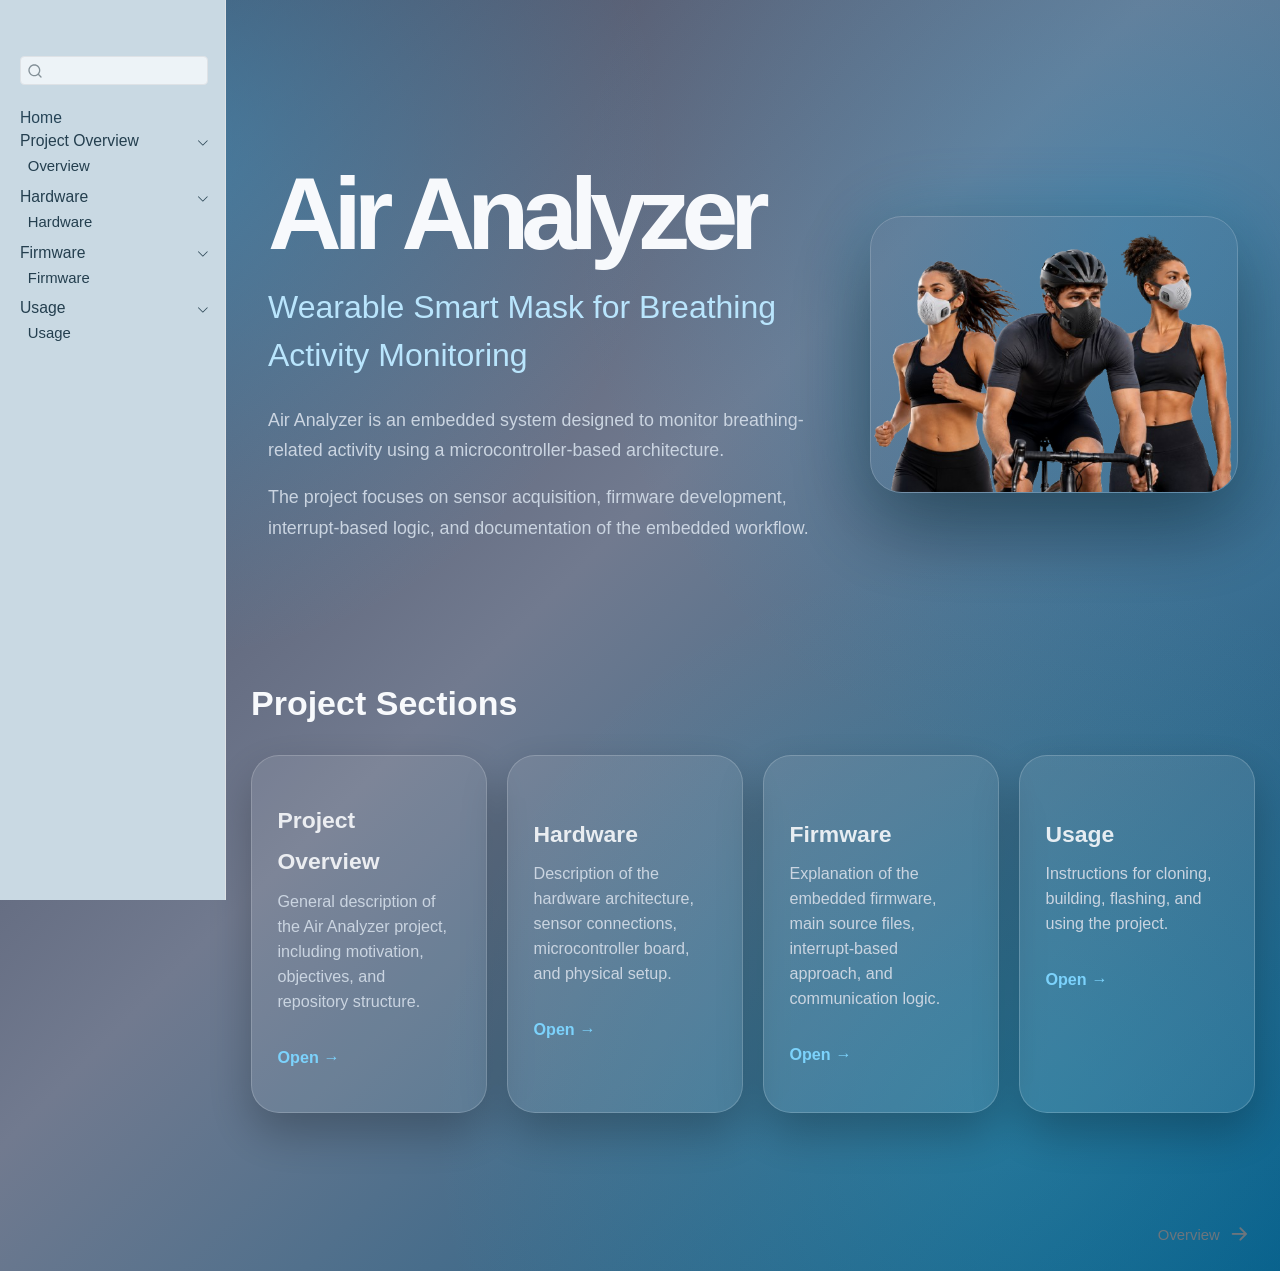
<file: index.html>
<!DOCTYPE html>
<html xmlns="http://www.w3.org/1999/xhtml" lang="en" xml:lang="en"><head>

<meta charset="utf-8">
<meta name="generator" content="quarto-1.8.25">

<meta name="viewport" content="width=device-width, initial-scale=1.0, user-scalable=yes">


<title>Air Analyzer</title>
<style>
code{white-space: pre-wrap;}
span.smallcaps{font-variant: small-caps;}
div.columns{display: flex; gap: min(4vw, 1.5em);}
div.column{flex: auto; overflow-x: auto;}
div.hanging-indent{margin-left: 1.5em; text-indent: -1.5em;}
ul.task-list{list-style: none;}
ul.task-list li input[type="checkbox"] {
  width: 0.8em;
  margin: 0 0.8em 0.2em -1em; /* quarto-specific, see https://github.com/quarto-dev/quarto-cli/issues/4556 */ 
  vertical-align: middle;
}
</style>


<script src="site_libs/quarto-nav/quarto-nav.js"></script>
<script src="site_libs/quarto-nav/headroom.min.js"></script>
<script src="site_libs/clipboard/clipboard.min.js"></script>
<script src="site_libs/quarto-search/autocomplete.umd.js"></script>
<script src="site_libs/quarto-search/fuse.min.js"></script>
<script src="site_libs/quarto-search/quarto-search.js"></script>
<meta name="quarto:offset" content="./">
<link href="./overview.html" rel="next">
<script src="site_libs/quarto-html/quarto.js" type="module"></script>
<script src="site_libs/quarto-html/tabsets/tabsets.js" type="module"></script>
<script src="site_libs/quarto-html/axe/axe-check.js" type="module"></script>
<script src="site_libs/quarto-html/popper.min.js"></script>
<script src="site_libs/quarto-html/tippy.umd.min.js"></script>
<script src="site_libs/quarto-html/anchor.min.js"></script>
<link href="site_libs/quarto-html/tippy.css" rel="stylesheet">
<link href="site_libs/quarto-html/quarto-syntax-highlighting-7b89279ff1a6dce999919e0e67d4d9ec.css" rel="stylesheet" id="quarto-text-highlighting-styles">
<script src="site_libs/bootstrap/bootstrap.min.js"></script>
<link href="site_libs/bootstrap/bootstrap-icons.css" rel="stylesheet">
<link href="site_libs/bootstrap/bootstrap-0d0bcf52b549891f408534f49f129a55.min.css" rel="stylesheet" append-hash="true" id="quarto-bootstrap" data-mode="light">
<script id="quarto-search-options" type="application/json">{
  "location": "sidebar",
  "copy-button": false,
  "collapse-after": 3,
  "panel-placement": "start",
  "type": "textbox",
  "limit": 50,
  "keyboard-shortcut": [
    "f",
    "/",
    "s"
  ],
  "show-item-context": false,
  "language": {
    "search-no-results-text": "No results",
    "search-matching-documents-text": "matching documents",
    "search-copy-link-title": "Copy link to search",
    "search-hide-matches-text": "Hide additional matches",
    "search-more-match-text": "more match in this document",
    "search-more-matches-text": "more matches in this document",
    "search-clear-button-title": "Clear",
    "search-text-placeholder": "",
    "search-detached-cancel-button-title": "Cancel",
    "search-submit-button-title": "Submit",
    "search-label": "Search"
  }
}</script>


</head>

<body class="nav-sidebar docked quarto-light">

<div id="quarto-search-results"></div>
  <header id="quarto-header" class="headroom fixed-top">
  <nav class="quarto-secondary-nav">
    <div class="container-fluid d-flex">
      <button type="button" class="quarto-btn-toggle btn" data-bs-toggle="collapse" role="button" data-bs-target=".quarto-sidebar-collapse-item" aria-controls="quarto-sidebar" aria-expanded="false" aria-label="Toggle sidebar navigation" onclick="if (window.quartoToggleHeadroom) { window.quartoToggleHeadroom(); }">
        <i class="bi bi-layout-text-sidebar-reverse"></i>
      </button>
        <nav class="quarto-page-breadcrumbs" aria-label="breadcrumb"><ol class="breadcrumb"><li class="breadcrumb-item"><a href="./index.html">Home</a></li></ol></nav>
        <a class="flex-grow-1" role="navigation" data-bs-toggle="collapse" data-bs-target=".quarto-sidebar-collapse-item" aria-controls="quarto-sidebar" aria-expanded="false" aria-label="Toggle sidebar navigation" onclick="if (window.quartoToggleHeadroom) { window.quartoToggleHeadroom(); }">      
        </a>
      <button type="button" class="btn quarto-search-button" aria-label="Search" onclick="window.quartoOpenSearch();">
        <i class="bi bi-search"></i>
      </button>
    </div>
  </nav>
</header>
<!-- content -->
<div id="quarto-content" class="quarto-container page-columns page-rows-contents page-layout-full">
<!-- sidebar -->
  <nav id="quarto-sidebar" class="sidebar collapse collapse-horizontal quarto-sidebar-collapse-item sidebar-navigation docked overflow-auto">
    <div class="pt-lg-2 mt-2 text-left sidebar-header">
      <a href="./index.html" class="sidebar-logo-link">
      </a>
      </div>
        <div class="mt-2 flex-shrink-0 align-items-center">
        <div class="sidebar-search">
        <div id="quarto-search" class="" title="Search"></div>
        </div>
        </div>
    <div class="sidebar-menu-container"> 
    <ul class="list-unstyled mt-1">
        <li class="sidebar-item">
  <div class="sidebar-item-container"> 
  <a href="./index.html" class="sidebar-item-text sidebar-link active">
 <span class="menu-text">Home</span></a>
  </div>
</li>
        <li class="sidebar-item sidebar-item-section">
      <div class="sidebar-item-container"> 
            <a class="sidebar-item-text sidebar-link text-start" data-bs-toggle="collapse" data-bs-target="#quarto-sidebar-section-1" role="navigation" aria-expanded="true">
 <span class="menu-text">Project Overview</span></a>
          <a class="sidebar-item-toggle text-start" data-bs-toggle="collapse" data-bs-target="#quarto-sidebar-section-1" role="navigation" aria-expanded="true" aria-label="Toggle section">
            <i class="bi bi-chevron-right ms-2"></i>
          </a> 
      </div>
      <ul id="quarto-sidebar-section-1" class="collapse list-unstyled sidebar-section depth1 show">  
          <li class="sidebar-item">
  <div class="sidebar-item-container"> 
  <a href="./overview.html" class="sidebar-item-text sidebar-link">
 <span class="menu-text">Overview</span></a>
  </div>
</li>
      </ul>
  </li>
        <li class="sidebar-item sidebar-item-section">
      <div class="sidebar-item-container"> 
            <a class="sidebar-item-text sidebar-link text-start" data-bs-toggle="collapse" data-bs-target="#quarto-sidebar-section-2" role="navigation" aria-expanded="true">
 <span class="menu-text">Hardware</span></a>
          <a class="sidebar-item-toggle text-start" data-bs-toggle="collapse" data-bs-target="#quarto-sidebar-section-2" role="navigation" aria-expanded="true" aria-label="Toggle section">
            <i class="bi bi-chevron-right ms-2"></i>
          </a> 
      </div>
      <ul id="quarto-sidebar-section-2" class="collapse list-unstyled sidebar-section depth1 show">  
          <li class="sidebar-item">
  <div class="sidebar-item-container"> 
  <a href="./hardware.html" class="sidebar-item-text sidebar-link">
 <span class="menu-text">Hardware</span></a>
  </div>
</li>
      </ul>
  </li>
        <li class="sidebar-item sidebar-item-section">
      <div class="sidebar-item-container"> 
            <a class="sidebar-item-text sidebar-link text-start" data-bs-toggle="collapse" data-bs-target="#quarto-sidebar-section-3" role="navigation" aria-expanded="true">
 <span class="menu-text">Firmware</span></a>
          <a class="sidebar-item-toggle text-start" data-bs-toggle="collapse" data-bs-target="#quarto-sidebar-section-3" role="navigation" aria-expanded="true" aria-label="Toggle section">
            <i class="bi bi-chevron-right ms-2"></i>
          </a> 
      </div>
      <ul id="quarto-sidebar-section-3" class="collapse list-unstyled sidebar-section depth1 show">  
          <li class="sidebar-item">
  <div class="sidebar-item-container"> 
  <a href="./firmware.html" class="sidebar-item-text sidebar-link">
 <span class="menu-text">Firmware</span></a>
  </div>
</li>
      </ul>
  </li>
        <li class="sidebar-item sidebar-item-section">
      <div class="sidebar-item-container"> 
            <a class="sidebar-item-text sidebar-link text-start" data-bs-toggle="collapse" data-bs-target="#quarto-sidebar-section-4" role="navigation" aria-expanded="true">
 <span class="menu-text">Usage</span></a>
          <a class="sidebar-item-toggle text-start" data-bs-toggle="collapse" data-bs-target="#quarto-sidebar-section-4" role="navigation" aria-expanded="true" aria-label="Toggle section">
            <i class="bi bi-chevron-right ms-2"></i>
          </a> 
      </div>
      <ul id="quarto-sidebar-section-4" class="collapse list-unstyled sidebar-section depth1 show">  
          <li class="sidebar-item">
  <div class="sidebar-item-container"> 
  <a href="./usage.html" class="sidebar-item-text sidebar-link">
 <span class="menu-text">Usage</span></a>
  </div>
</li>
      </ul>
  </li>
    </ul>
    </div>
</nav>
<div id="quarto-sidebar-glass" class="quarto-sidebar-collapse-item" data-bs-toggle="collapse" data-bs-target=".quarto-sidebar-collapse-item"></div>
<!-- margin-sidebar -->
    <div id="quarto-margin-sidebar" class="sidebar margin-sidebar zindex-bottom">
        
    </div>
<!-- main -->
<main class="content column-page-right" id="quarto-document-content">

<header id="title-block-header" class="quarto-title-block default">
<div class="quarto-title">
<h1 class="title">Air Analyzer</h1>
</div>



<div class="quarto-title-meta column-page-right">

    
  
    
  </div>
  


</header>


<style>
body {
  background:
    radial-gradient(circle at 12% 12%, rgba(56, 189, 248, 0.38), transparent 32%),
    radial-gradient(circle at 88% 18%, rgba(14, 165, 233, 0.26), transparent 36%),
    radial-gradient(circle at 78% 88%, rgba(34, 211, 238, 0.18), transparent 38%),
    linear-gradient(135deg, #3f4358 0%, #717a8f 45%, #075985 100%) !important;
  color: #f8fafc;
}

#quarto-content {
  background:
    radial-gradient(circle at 12% 12%, rgba(56, 189, 248, 0.38), transparent 32%),
    radial-gradient(circle at 88% 18%, rgba(14, 165, 233, 0.26), transparent 36%),
    radial-gradient(circle at 78% 88%, rgba(34, 211, 238, 0.18), transparent 38%),
    linear-gradient(135deg, #3f4358 0%, #717a8f 45%, #075985 100%) !important;
  min-height: 100vh;
}

.quarto-title-block {
  display: none;
}

.page-columns .content {
  max-width: 1200px;
}

.home-hero {
  min-height: 70vh;
  display: grid;
  grid-template-columns: 1.2fr 0.8fr;
  gap: 3rem;
  align-items: center;
  padding: 4rem 1rem 2rem 1rem;
}

.home-title {
  font-size: clamp(3rem, 8vw, 6rem);
  font-weight: 900;
  letter-spacing: -0.08em;
  line-height: 0.95;
  margin-bottom: 1.2rem;
  color: #f8fafc;
}

.home-subtitle {
  font-size: clamp(1.3rem, 2.5vw, 2rem);
  font-weight: 500;
  color: #bae6fd;
  margin-bottom: 1.5rem;
}

.home-description {
  font-size: 1.05rem;
  line-height: 1.7;
  color: #cbd5e1;
  max-width: 650px;
}

.hero-image {
  display: flex;
  justify-content: center;
  align-items: center;
}

.hero-image img {
  width: min(100%, 430px);
  border-radius: 32px;
  box-shadow:
    0 30px 80px rgba(0, 0, 0, 0.45),
    0 0 80px rgba(56, 189, 248, 0.22);
  border: 1px solid rgba(255, 255, 255, 0.18);
}

.section-title {
  font-size: 2rem;
  font-weight: 800;
  margin-top: 1rem;
  margin-bottom: 1.5rem;
  color: #f8fafc;
}

.card-grid {
  display: grid;
  grid-template-columns: repeat(4, 1fr);
  gap: 1.2rem;
  margin-bottom: 4rem;
}

.home-card {
  min-height: 220px;
  padding: 1.5rem;
  border-radius: 28px;
  background: rgba(255, 255, 255, 0.09);
  border: 1px solid rgba(255, 255, 255, 0.18);
  backdrop-filter: blur(18px);
  box-shadow: 0 20px 45px rgba(0, 0, 0, 0.25);
  transition: transform 0.25s ease, background 0.25s ease, box-shadow 0.25s ease;
}

.home-card:hover {
  transform: translateY(-8px);
  background: rgba(255, 255, 255, 0.14);
  box-shadow: 0 28px 65px rgba(0, 0, 0, 0.35);
}

.home-card h3 {
  color: #f8fafc;
  font-size: 1.35rem;
  margin-bottom: 0.8rem;
}

.home-card p {
  color: #cbd5e1;
  font-size: 0.95rem;
  line-height: 1.55;
}

.home-card a {
  display: inline-block;
  margin-top: 0.8rem;
  color: #7dd3fc;
  font-weight: 700;
  text-decoration: none;
}

.home-card a:hover {
  color: #bae6fd;
}

@media (max-width: 1000px) {
  .home-hero {
    grid-template-columns: 1fr;
    text-align: center;
  }

  .home-description {
    margin: 0 auto;
  }

  .card-grid {
    grid-template-columns: repeat(2, 1fr);
  }
}

@media (max-width: 650px) {
  .card-grid {
    grid-template-columns: 1fr;
  }

  .home-hero {
    padding-top: 2rem;
  }
}
</style>
<div class="home-hero">
<div class="hero-text">
<div class="home-title">
Air Analyzer
</div>
<div class="home-subtitle">
Wearable Smart Mask for Breathing Activity Monitoring
</div>
<div class="home-description">
<p>Air Analyzer is an embedded system designed to monitor breathing-related activity using a microcontroller-based architecture.</p>
<p>The project focuses on sensor acquisition, firmware development, interrupt-based logic, and documentation of the embedded workflow.</p>
</div>
</div>
<div class="hero-image">
<p><img src="images/prova2.png" alt="Air Analyzer system overview"></p>
</div>
</div>
<div class="section-title">
Project Sections
</div>
<div class="card-grid">
<section id="project-overview" class="level3 home-card">
<h3 class="anchored" data-anchor-id="project-overview">Project Overview</h3>
<p>General description of the Air Analyzer project, including motivation, objectives, and repository structure.</p>
<p><a href="./overview.html">Open →</a></p>
</section>
<section id="hardware" class="level3 home-card">
<h3 class="anchored" data-anchor-id="hardware">Hardware</h3>
<p>Description of the hardware architecture, sensor connections, microcontroller board, and physical setup.</p>
<p><a href="./hardware.html">Open →</a></p>
</section>
<section id="firmware" class="level3 home-card">
<h3 class="anchored" data-anchor-id="firmware">Firmware</h3>
<p>Explanation of the embedded firmware, main source files, interrupt-based approach, and communication logic.</p>
<p><a href="./firmware.html">Open →</a></p>
</section>
<section id="usage" class="level3 home-card">
<h3 class="anchored" data-anchor-id="usage">Usage</h3>
<p>Instructions for cloning, building, flashing, and using the project.</p>
<p><a href="./usage.html">Open →</a></p>
</section>
</div>



</main> <!-- /main -->
<script id="quarto-html-after-body" type="application/javascript">
  window.document.addEventListener("DOMContentLoaded", function (event) {
    const icon = "";
    const anchorJS = new window.AnchorJS();
    anchorJS.options = {
      placement: 'right',
      icon: icon
    };
    anchorJS.add('.anchored');
    const isCodeAnnotation = (el) => {
      for (const clz of el.classList) {
        if (clz.startsWith('code-annotation-')) {                     
          return true;
        }
      }
      return false;
    }
    const onCopySuccess = function(e) {
      // button target
      const button = e.trigger;
      // don't keep focus
      button.blur();
      // flash "checked"
      button.classList.add('code-copy-button-checked');
      var currentTitle = button.getAttribute("title");
      button.setAttribute("title", "Copied!");
      let tooltip;
      if (window.bootstrap) {
        button.setAttribute("data-bs-toggle", "tooltip");
        button.setAttribute("data-bs-placement", "left");
        button.setAttribute("data-bs-title", "Copied!");
        tooltip = new bootstrap.Tooltip(button, 
          { trigger: "manual", 
            customClass: "code-copy-button-tooltip",
            offset: [0, -8]});
        tooltip.show();    
      }
      setTimeout(function() {
        if (tooltip) {
          tooltip.hide();
          button.removeAttribute("data-bs-title");
          button.removeAttribute("data-bs-toggle");
          button.removeAttribute("data-bs-placement");
        }
        button.setAttribute("title", currentTitle);
        button.classList.remove('code-copy-button-checked');
      }, 1000);
      // clear code selection
      e.clearSelection();
    }
    const getTextToCopy = function(trigger) {
      const outerScaffold = trigger.parentElement.cloneNode(true);
      const codeEl = outerScaffold.querySelector('code');
      for (const childEl of codeEl.children) {
        if (isCodeAnnotation(childEl)) {
          childEl.remove();
        }
      }
      return codeEl.innerText;
    }
    const clipboard = new window.ClipboardJS('.code-copy-button:not([data-in-quarto-modal])', {
      text: getTextToCopy
    });
    clipboard.on('success', onCopySuccess);
    if (window.document.getElementById('quarto-embedded-source-code-modal')) {
      const clipboardModal = new window.ClipboardJS('.code-copy-button[data-in-quarto-modal]', {
        text: getTextToCopy,
        container: window.document.getElementById('quarto-embedded-source-code-modal')
      });
      clipboardModal.on('success', onCopySuccess);
    }
      var localhostRegex = new RegExp(/^(?:http|https):\/\/localhost\:?[0-9]*\//);
      var mailtoRegex = new RegExp(/^mailto:/);
        var filterRegex = new RegExp("https:\/\/AlessiaRinaldi\.github\.io\/air_analyzer\/");
      var isInternal = (href) => {
          return filterRegex.test(href) || localhostRegex.test(href) || mailtoRegex.test(href);
      }
      // Inspect non-navigation links and adorn them if external
     var links = window.document.querySelectorAll('a[href]:not(.nav-link):not(.navbar-brand):not(.toc-action):not(.sidebar-link):not(.sidebar-item-toggle):not(.pagination-link):not(.no-external):not([aria-hidden]):not(.dropdown-item):not(.quarto-navigation-tool):not(.about-link)');
      for (var i=0; i<links.length; i++) {
        const link = links[i];
        if (!isInternal(link.href)) {
          // undo the damage that might have been done by quarto-nav.js in the case of
          // links that we want to consider external
          if (link.dataset.originalHref !== undefined) {
            link.href = link.dataset.originalHref;
          }
        }
      }
    function tippyHover(el, contentFn, onTriggerFn, onUntriggerFn) {
      const config = {
        allowHTML: true,
        maxWidth: 500,
        delay: 100,
        arrow: false,
        appendTo: function(el) {
            return el.parentElement;
        },
        interactive: true,
        interactiveBorder: 10,
        theme: 'quarto',
        placement: 'bottom-start',
      };
      if (contentFn) {
        config.content = contentFn;
      }
      if (onTriggerFn) {
        config.onTrigger = onTriggerFn;
      }
      if (onUntriggerFn) {
        config.onUntrigger = onUntriggerFn;
      }
      window.tippy(el, config); 
    }
    const noterefs = window.document.querySelectorAll('a[role="doc-noteref"]');
    for (var i=0; i<noterefs.length; i++) {
      const ref = noterefs[i];
      tippyHover(ref, function() {
        // use id or data attribute instead here
        let href = ref.getAttribute('data-footnote-href') || ref.getAttribute('href');
        try { href = new URL(href).hash; } catch {}
        const id = href.replace(/^#\/?/, "");
        const note = window.document.getElementById(id);
        if (note) {
          return note.innerHTML;
        } else {
          return "";
        }
      });
    }
    const xrefs = window.document.querySelectorAll('a.quarto-xref');
    const processXRef = (id, note) => {
      // Strip column container classes
      const stripColumnClz = (el) => {
        el.classList.remove("page-full", "page-columns");
        if (el.children) {
          for (const child of el.children) {
            stripColumnClz(child);
          }
        }
      }
      stripColumnClz(note)
      if (id === null || id.startsWith('sec-')) {
        // Special case sections, only their first couple elements
        const container = document.createElement("div");
        if (note.children && note.children.length > 2) {
          container.appendChild(note.children[0].cloneNode(true));
          for (let i = 1; i < note.children.length; i++) {
            const child = note.children[i];
            if (child.tagName === "P" && child.innerText === "") {
              continue;
            } else {
              container.appendChild(child.cloneNode(true));
              break;
            }
          }
          if (window.Quarto?.typesetMath) {
            window.Quarto.typesetMath(container);
          }
          return container.innerHTML
        } else {
          if (window.Quarto?.typesetMath) {
            window.Quarto.typesetMath(note);
          }
          return note.innerHTML;
        }
      } else {
        // Remove any anchor links if they are present
        const anchorLink = note.querySelector('a.anchorjs-link');
        if (anchorLink) {
          anchorLink.remove();
        }
        if (window.Quarto?.typesetMath) {
          window.Quarto.typesetMath(note);
        }
        if (note.classList.contains("callout")) {
          return note.outerHTML;
        } else {
          return note.innerHTML;
        }
      }
    }
    for (var i=0; i<xrefs.length; i++) {
      const xref = xrefs[i];
      tippyHover(xref, undefined, function(instance) {
        instance.disable();
        let url = xref.getAttribute('href');
        let hash = undefined; 
        if (url.startsWith('#')) {
          hash = url;
        } else {
          try { hash = new URL(url).hash; } catch {}
        }
        if (hash) {
          const id = hash.replace(/^#\/?/, "");
          const note = window.document.getElementById(id);
          if (note !== null) {
            try {
              const html = processXRef(id, note.cloneNode(true));
              instance.setContent(html);
            } finally {
              instance.enable();
              instance.show();
            }
          } else {
            // See if we can fetch this
            fetch(url.split('#')[0])
            .then(res => res.text())
            .then(html => {
              const parser = new DOMParser();
              const htmlDoc = parser.parseFromString(html, "text/html");
              const note = htmlDoc.getElementById(id);
              if (note !== null) {
                const html = processXRef(id, note);
                instance.setContent(html);
              } 
            }).finally(() => {
              instance.enable();
              instance.show();
            });
          }
        } else {
          // See if we can fetch a full url (with no hash to target)
          // This is a special case and we should probably do some content thinning / targeting
          fetch(url)
          .then(res => res.text())
          .then(html => {
            const parser = new DOMParser();
            const htmlDoc = parser.parseFromString(html, "text/html");
            const note = htmlDoc.querySelector('main.content');
            if (note !== null) {
              // This should only happen for chapter cross references
              // (since there is no id in the URL)
              // remove the first header
              if (note.children.length > 0 && note.children[0].tagName === "HEADER") {
                note.children[0].remove();
              }
              const html = processXRef(null, note);
              instance.setContent(html);
            } 
          }).finally(() => {
            instance.enable();
            instance.show();
          });
        }
      }, function(instance) {
      });
    }
        let selectedAnnoteEl;
        const selectorForAnnotation = ( cell, annotation) => {
          let cellAttr = 'data-code-cell="' + cell + '"';
          let lineAttr = 'data-code-annotation="' +  annotation + '"';
          const selector = 'span[' + cellAttr + '][' + lineAttr + ']';
          return selector;
        }
        const selectCodeLines = (annoteEl) => {
          const doc = window.document;
          const targetCell = annoteEl.getAttribute("data-target-cell");
          const targetAnnotation = annoteEl.getAttribute("data-target-annotation");
          const annoteSpan = window.document.querySelector(selectorForAnnotation(targetCell, targetAnnotation));
          const lines = annoteSpan.getAttribute("data-code-lines").split(",");
          const lineIds = lines.map((line) => {
            return targetCell + "-" + line;
          })
          let top = null;
          let height = null;
          let parent = null;
          if (lineIds.length > 0) {
              //compute the position of the single el (top and bottom and make a div)
              const el = window.document.getElementById(lineIds[0]);
              top = el.offsetTop;
              height = el.offsetHeight;
              parent = el.parentElement.parentElement;
            if (lineIds.length > 1) {
              const lastEl = window.document.getElementById(lineIds[lineIds.length - 1]);
              const bottom = lastEl.offsetTop + lastEl.offsetHeight;
              height = bottom - top;
            }
            if (top !== null && height !== null && parent !== null) {
              // cook up a div (if necessary) and position it 
              let div = window.document.getElementById("code-annotation-line-highlight");
              if (div === null) {
                div = window.document.createElement("div");
                div.setAttribute("id", "code-annotation-line-highlight");
                div.style.position = 'absolute';
                parent.appendChild(div);
              }
              div.style.top = top - 2 + "px";
              div.style.height = height + 4 + "px";
              div.style.left = 0;
              let gutterDiv = window.document.getElementById("code-annotation-line-highlight-gutter");
              if (gutterDiv === null) {
                gutterDiv = window.document.createElement("div");
                gutterDiv.setAttribute("id", "code-annotation-line-highlight-gutter");
                gutterDiv.style.position = 'absolute';
                const codeCell = window.document.getElementById(targetCell);
                const gutter = codeCell.querySelector('.code-annotation-gutter');
                gutter.appendChild(gutterDiv);
              }
              gutterDiv.style.top = top - 2 + "px";
              gutterDiv.style.height = height + 4 + "px";
            }
            selectedAnnoteEl = annoteEl;
          }
        };
        const unselectCodeLines = () => {
          const elementsIds = ["code-annotation-line-highlight", "code-annotation-line-highlight-gutter"];
          elementsIds.forEach((elId) => {
            const div = window.document.getElementById(elId);
            if (div) {
              div.remove();
            }
          });
          selectedAnnoteEl = undefined;
        };
          // Handle positioning of the toggle
      window.addEventListener(
        "resize",
        throttle(() => {
          elRect = undefined;
          if (selectedAnnoteEl) {
            selectCodeLines(selectedAnnoteEl);
          }
        }, 10)
      );
      function throttle(fn, ms) {
      let throttle = false;
      let timer;
        return (...args) => {
          if(!throttle) { // first call gets through
              fn.apply(this, args);
              throttle = true;
          } else { // all the others get throttled
              if(timer) clearTimeout(timer); // cancel #2
              timer = setTimeout(() => {
                fn.apply(this, args);
                timer = throttle = false;
              }, ms);
          }
        };
      }
        // Attach click handler to the DT
        const annoteDls = window.document.querySelectorAll('dt[data-target-cell]');
        for (const annoteDlNode of annoteDls) {
          annoteDlNode.addEventListener('click', (event) => {
            const clickedEl = event.target;
            if (clickedEl !== selectedAnnoteEl) {
              unselectCodeLines();
              const activeEl = window.document.querySelector('dt[data-target-cell].code-annotation-active');
              if (activeEl) {
                activeEl.classList.remove('code-annotation-active');
              }
              selectCodeLines(clickedEl);
              clickedEl.classList.add('code-annotation-active');
            } else {
              // Unselect the line
              unselectCodeLines();
              clickedEl.classList.remove('code-annotation-active');
            }
          });
        }
    const findCites = (el) => {
      const parentEl = el.parentElement;
      if (parentEl) {
        const cites = parentEl.dataset.cites;
        if (cites) {
          return {
            el,
            cites: cites.split(' ')
          };
        } else {
          return findCites(el.parentElement)
        }
      } else {
        return undefined;
      }
    };
    var bibliorefs = window.document.querySelectorAll('a[role="doc-biblioref"]');
    for (var i=0; i<bibliorefs.length; i++) {
      const ref = bibliorefs[i];
      const citeInfo = findCites(ref);
      if (citeInfo) {
        tippyHover(citeInfo.el, function() {
          var popup = window.document.createElement('div');
          citeInfo.cites.forEach(function(cite) {
            var citeDiv = window.document.createElement('div');
            citeDiv.classList.add('hanging-indent');
            citeDiv.classList.add('csl-entry');
            var biblioDiv = window.document.getElementById('ref-' + cite);
            if (biblioDiv) {
              citeDiv.innerHTML = biblioDiv.innerHTML;
            }
            popup.appendChild(citeDiv);
          });
          return popup.innerHTML;
        });
      }
    }
  });
  </script>
<nav class="page-navigation column-page-right">
  <div class="nav-page nav-page-previous">
  </div>
  <div class="nav-page nav-page-next">
      <a href="./overview.html" class="pagination-link" aria-label="Overview">
        <span class="nav-page-text">Overview</span> <i class="bi bi-arrow-right-short"></i>
      </a>
  </div>
</nav>
</div> <!-- /content -->




</body></html>
</file>
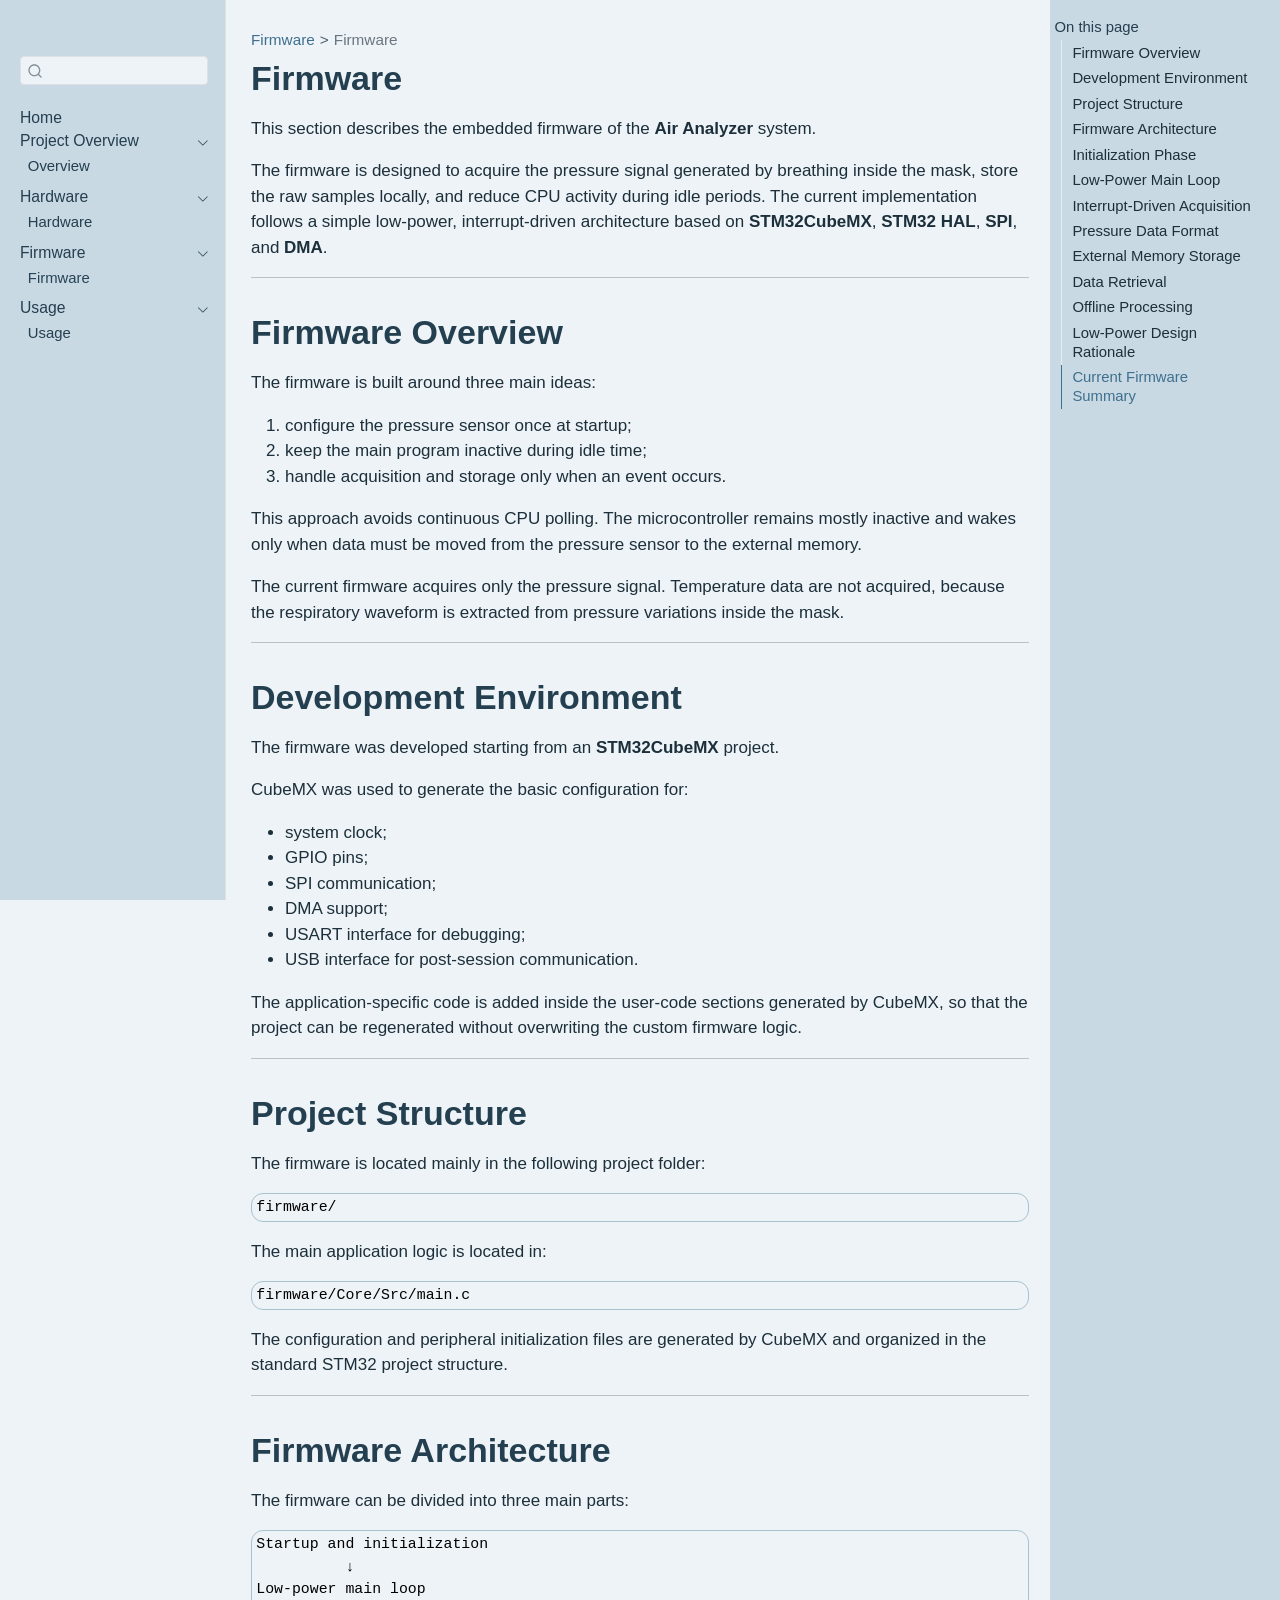
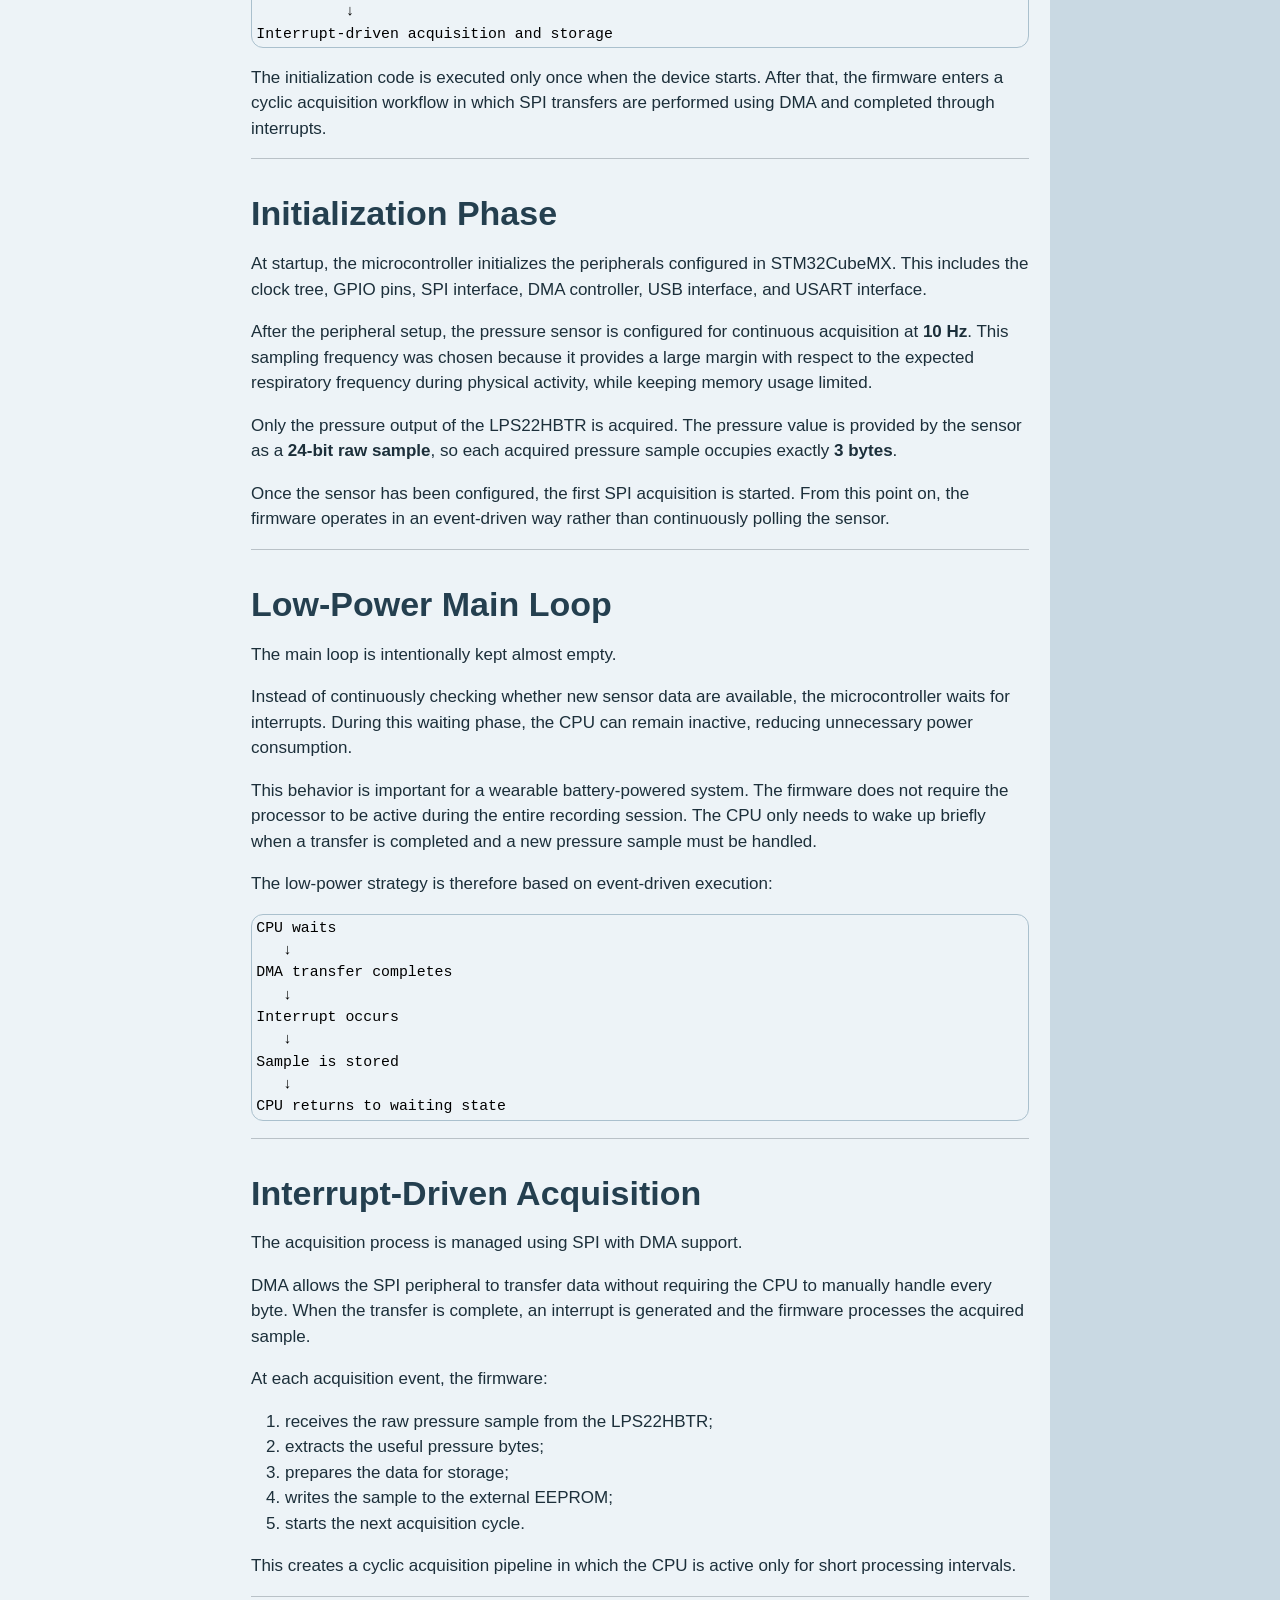
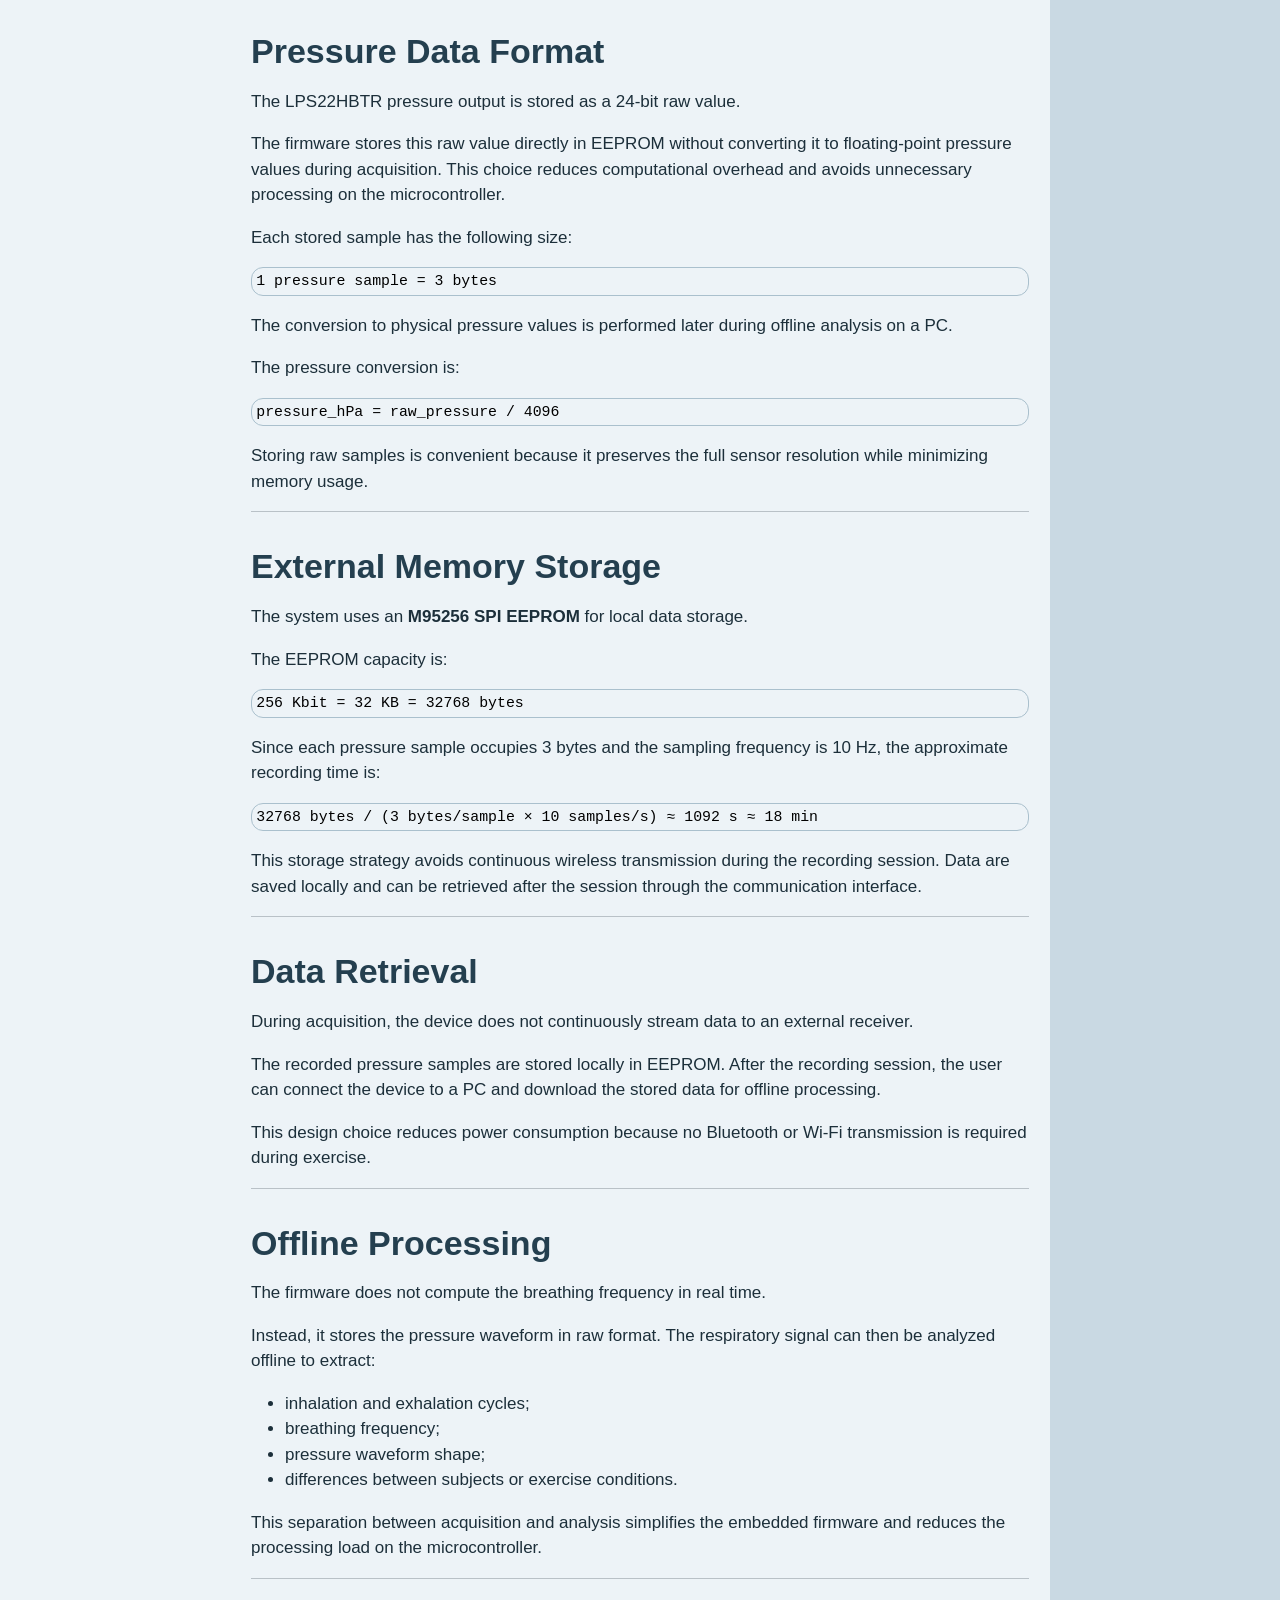
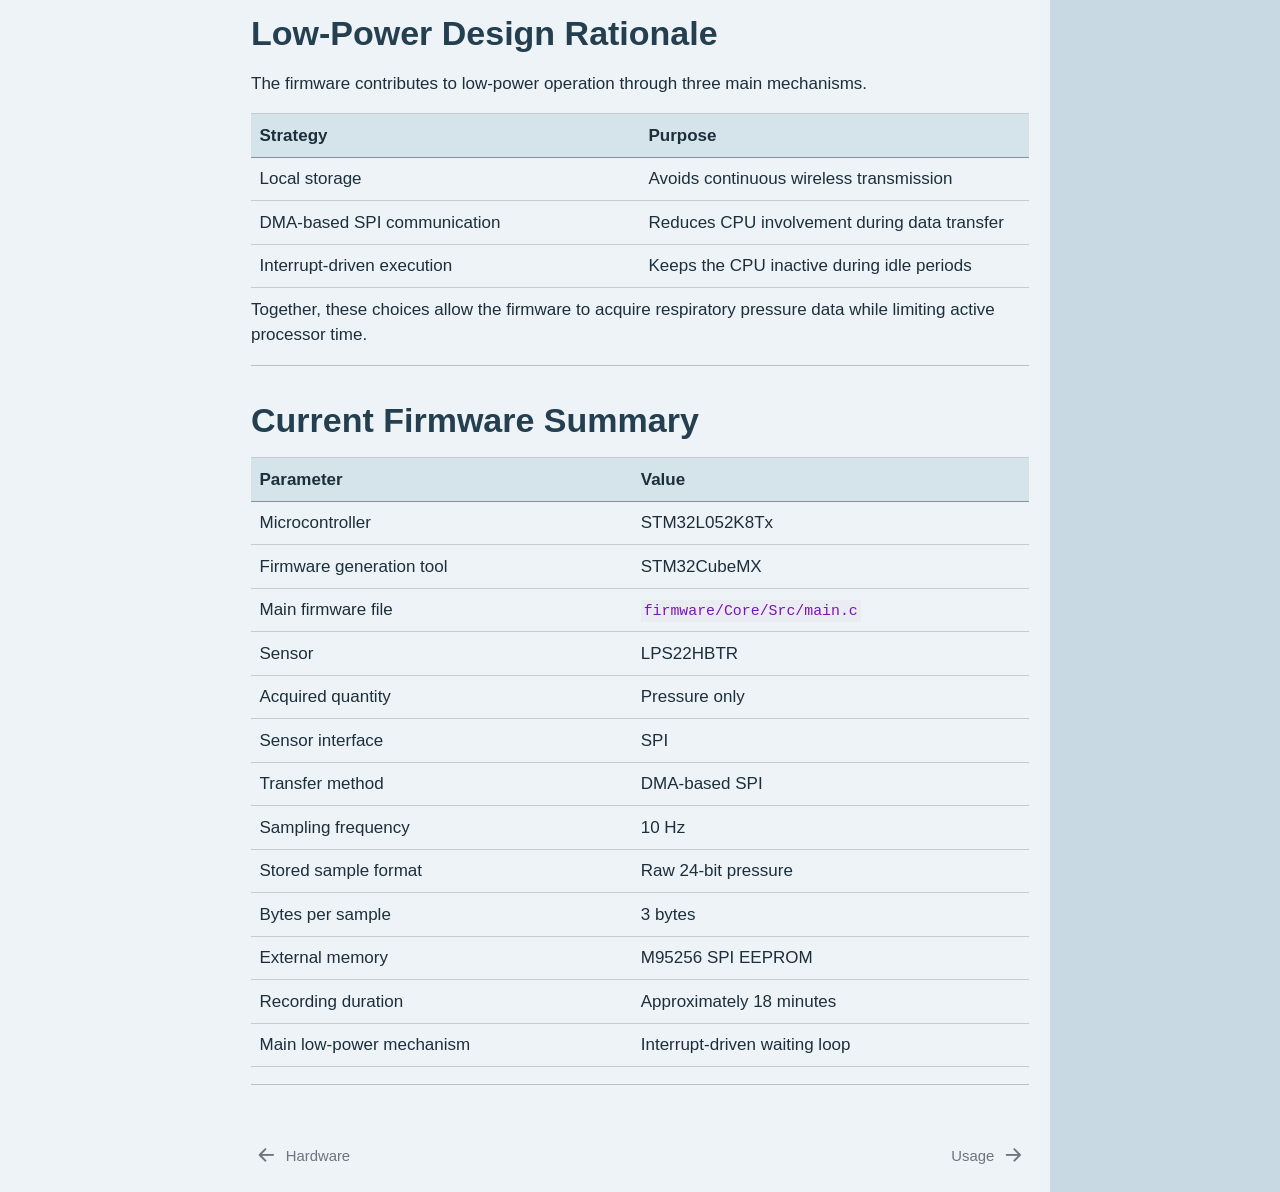
<file: firmware.html>
<!DOCTYPE html>
<html xmlns="http://www.w3.org/1999/xhtml" lang="en" xml:lang="en"><head>

<meta charset="utf-8">
<meta name="generator" content="quarto-1.8.25">

<meta name="viewport" content="width=device-width, initial-scale=1.0, user-scalable=yes">


<title>Firmware – Air Analyzer</title>
<style>
code{white-space: pre-wrap;}
span.smallcaps{font-variant: small-caps;}
div.columns{display: flex; gap: min(4vw, 1.5em);}
div.column{flex: auto; overflow-x: auto;}
div.hanging-indent{margin-left: 1.5em; text-indent: -1.5em;}
ul.task-list{list-style: none;}
ul.task-list li input[type="checkbox"] {
  width: 0.8em;
  margin: 0 0.8em 0.2em -1em; /* quarto-specific, see https://github.com/quarto-dev/quarto-cli/issues/4556 */ 
  vertical-align: middle;
}
</style>


<script src="site_libs/quarto-nav/quarto-nav.js"></script>
<script src="site_libs/quarto-nav/headroom.min.js"></script>
<script src="site_libs/clipboard/clipboard.min.js"></script>
<script src="site_libs/quarto-search/autocomplete.umd.js"></script>
<script src="site_libs/quarto-search/fuse.min.js"></script>
<script src="site_libs/quarto-search/quarto-search.js"></script>
<meta name="quarto:offset" content="./">
<link href="./usage.html" rel="next">
<link href="./hardware.html" rel="prev">
<script src="site_libs/quarto-html/quarto.js" type="module"></script>
<script src="site_libs/quarto-html/tabsets/tabsets.js" type="module"></script>
<script src="site_libs/quarto-html/axe/axe-check.js" type="module"></script>
<script src="site_libs/quarto-html/popper.min.js"></script>
<script src="site_libs/quarto-html/tippy.umd.min.js"></script>
<script src="site_libs/quarto-html/anchor.min.js"></script>
<link href="site_libs/quarto-html/tippy.css" rel="stylesheet">
<link href="site_libs/quarto-html/quarto-syntax-highlighting-7b89279ff1a6dce999919e0e67d4d9ec.css" rel="stylesheet" id="quarto-text-highlighting-styles">
<script src="site_libs/bootstrap/bootstrap.min.js"></script>
<link href="site_libs/bootstrap/bootstrap-icons.css" rel="stylesheet">
<link href="site_libs/bootstrap/bootstrap-0d0bcf52b549891f408534f49f129a55.min.css" rel="stylesheet" append-hash="true" id="quarto-bootstrap" data-mode="light">
<script id="quarto-search-options" type="application/json">{
  "location": "sidebar",
  "copy-button": false,
  "collapse-after": 3,
  "panel-placement": "start",
  "type": "textbox",
  "limit": 50,
  "keyboard-shortcut": [
    "f",
    "/",
    "s"
  ],
  "show-item-context": false,
  "language": {
    "search-no-results-text": "No results",
    "search-matching-documents-text": "matching documents",
    "search-copy-link-title": "Copy link to search",
    "search-hide-matches-text": "Hide additional matches",
    "search-more-match-text": "more match in this document",
    "search-more-matches-text": "more matches in this document",
    "search-clear-button-title": "Clear",
    "search-text-placeholder": "",
    "search-detached-cancel-button-title": "Cancel",
    "search-submit-button-title": "Submit",
    "search-label": "Search"
  }
}</script>


</head>

<body class="nav-sidebar docked quarto-light">

<div id="quarto-search-results"></div>
  <header id="quarto-header" class="headroom fixed-top">
  <nav class="quarto-secondary-nav">
    <div class="container-fluid d-flex">
      <button type="button" class="quarto-btn-toggle btn" data-bs-toggle="collapse" role="button" data-bs-target=".quarto-sidebar-collapse-item" aria-controls="quarto-sidebar" aria-expanded="false" aria-label="Toggle sidebar navigation" onclick="if (window.quartoToggleHeadroom) { window.quartoToggleHeadroom(); }">
        <i class="bi bi-layout-text-sidebar-reverse"></i>
      </button>
        <nav class="quarto-page-breadcrumbs" aria-label="breadcrumb"><ol class="breadcrumb"><li class="breadcrumb-item"><a href="./firmware.html">Firmware</a></li><li class="breadcrumb-item"><a href="./firmware.html">Firmware</a></li></ol></nav>
        <a class="flex-grow-1" role="navigation" data-bs-toggle="collapse" data-bs-target=".quarto-sidebar-collapse-item" aria-controls="quarto-sidebar" aria-expanded="false" aria-label="Toggle sidebar navigation" onclick="if (window.quartoToggleHeadroom) { window.quartoToggleHeadroom(); }">      
        </a>
      <button type="button" class="btn quarto-search-button" aria-label="Search" onclick="window.quartoOpenSearch();">
        <i class="bi bi-search"></i>
      </button>
    </div>
  </nav>
</header>
<!-- content -->
<div id="quarto-content" class="quarto-container page-columns page-rows-contents page-layout-article">
<!-- sidebar -->
  <nav id="quarto-sidebar" class="sidebar collapse collapse-horizontal quarto-sidebar-collapse-item sidebar-navigation docked overflow-auto">
    <div class="pt-lg-2 mt-2 text-left sidebar-header">
      <a href="./index.html" class="sidebar-logo-link">
      </a>
      </div>
        <div class="mt-2 flex-shrink-0 align-items-center">
        <div class="sidebar-search">
        <div id="quarto-search" class="" title="Search"></div>
        </div>
        </div>
    <div class="sidebar-menu-container"> 
    <ul class="list-unstyled mt-1">
        <li class="sidebar-item">
  <div class="sidebar-item-container"> 
  <a href="./index.html" class="sidebar-item-text sidebar-link">
 <span class="menu-text">Home</span></a>
  </div>
</li>
        <li class="sidebar-item sidebar-item-section">
      <div class="sidebar-item-container"> 
            <a class="sidebar-item-text sidebar-link text-start" data-bs-toggle="collapse" data-bs-target="#quarto-sidebar-section-1" role="navigation" aria-expanded="true">
 <span class="menu-text">Project Overview</span></a>
          <a class="sidebar-item-toggle text-start" data-bs-toggle="collapse" data-bs-target="#quarto-sidebar-section-1" role="navigation" aria-expanded="true" aria-label="Toggle section">
            <i class="bi bi-chevron-right ms-2"></i>
          </a> 
      </div>
      <ul id="quarto-sidebar-section-1" class="collapse list-unstyled sidebar-section depth1 show">  
          <li class="sidebar-item">
  <div class="sidebar-item-container"> 
  <a href="./overview.html" class="sidebar-item-text sidebar-link">
 <span class="menu-text">Overview</span></a>
  </div>
</li>
      </ul>
  </li>
        <li class="sidebar-item sidebar-item-section">
      <div class="sidebar-item-container"> 
            <a class="sidebar-item-text sidebar-link text-start" data-bs-toggle="collapse" data-bs-target="#quarto-sidebar-section-2" role="navigation" aria-expanded="true">
 <span class="menu-text">Hardware</span></a>
          <a class="sidebar-item-toggle text-start" data-bs-toggle="collapse" data-bs-target="#quarto-sidebar-section-2" role="navigation" aria-expanded="true" aria-label="Toggle section">
            <i class="bi bi-chevron-right ms-2"></i>
          </a> 
      </div>
      <ul id="quarto-sidebar-section-2" class="collapse list-unstyled sidebar-section depth1 show">  
          <li class="sidebar-item">
  <div class="sidebar-item-container"> 
  <a href="./hardware.html" class="sidebar-item-text sidebar-link">
 <span class="menu-text">Hardware</span></a>
  </div>
</li>
      </ul>
  </li>
        <li class="sidebar-item sidebar-item-section">
      <div class="sidebar-item-container"> 
            <a class="sidebar-item-text sidebar-link text-start" data-bs-toggle="collapse" data-bs-target="#quarto-sidebar-section-3" role="navigation" aria-expanded="true">
 <span class="menu-text">Firmware</span></a>
          <a class="sidebar-item-toggle text-start" data-bs-toggle="collapse" data-bs-target="#quarto-sidebar-section-3" role="navigation" aria-expanded="true" aria-label="Toggle section">
            <i class="bi bi-chevron-right ms-2"></i>
          </a> 
      </div>
      <ul id="quarto-sidebar-section-3" class="collapse list-unstyled sidebar-section depth1 show">  
          <li class="sidebar-item">
  <div class="sidebar-item-container"> 
  <a href="./firmware.html" class="sidebar-item-text sidebar-link active">
 <span class="menu-text">Firmware</span></a>
  </div>
</li>
      </ul>
  </li>
        <li class="sidebar-item sidebar-item-section">
      <div class="sidebar-item-container"> 
            <a class="sidebar-item-text sidebar-link text-start" data-bs-toggle="collapse" data-bs-target="#quarto-sidebar-section-4" role="navigation" aria-expanded="true">
 <span class="menu-text">Usage</span></a>
          <a class="sidebar-item-toggle text-start" data-bs-toggle="collapse" data-bs-target="#quarto-sidebar-section-4" role="navigation" aria-expanded="true" aria-label="Toggle section">
            <i class="bi bi-chevron-right ms-2"></i>
          </a> 
      </div>
      <ul id="quarto-sidebar-section-4" class="collapse list-unstyled sidebar-section depth1 show">  
          <li class="sidebar-item">
  <div class="sidebar-item-container"> 
  <a href="./usage.html" class="sidebar-item-text sidebar-link">
 <span class="menu-text">Usage</span></a>
  </div>
</li>
      </ul>
  </li>
    </ul>
    </div>
</nav>
<div id="quarto-sidebar-glass" class="quarto-sidebar-collapse-item" data-bs-toggle="collapse" data-bs-target=".quarto-sidebar-collapse-item"></div>
<!-- margin-sidebar -->
    <div id="quarto-margin-sidebar" class="sidebar margin-sidebar">
        <nav id="TOC" role="doc-toc" class="toc-active">
    <h2 id="toc-title">On this page</h2>
   
  <ul>
  <li><a href="#firmware-overview" id="toc-firmware-overview" class="nav-link active" data-scroll-target="#firmware-overview">Firmware Overview</a></li>
  <li><a href="#development-environment" id="toc-development-environment" class="nav-link" data-scroll-target="#development-environment">Development Environment</a></li>
  <li><a href="#project-structure" id="toc-project-structure" class="nav-link" data-scroll-target="#project-structure">Project Structure</a></li>
  <li><a href="#firmware-architecture" id="toc-firmware-architecture" class="nav-link" data-scroll-target="#firmware-architecture">Firmware Architecture</a></li>
  <li><a href="#initialization-phase" id="toc-initialization-phase" class="nav-link" data-scroll-target="#initialization-phase">Initialization Phase</a></li>
  <li><a href="#low-power-main-loop" id="toc-low-power-main-loop" class="nav-link" data-scroll-target="#low-power-main-loop">Low-Power Main Loop</a></li>
  <li><a href="#interrupt-driven-acquisition" id="toc-interrupt-driven-acquisition" class="nav-link" data-scroll-target="#interrupt-driven-acquisition">Interrupt-Driven Acquisition</a></li>
  <li><a href="#pressure-data-format" id="toc-pressure-data-format" class="nav-link" data-scroll-target="#pressure-data-format">Pressure Data Format</a></li>
  <li><a href="#external-memory-storage" id="toc-external-memory-storage" class="nav-link" data-scroll-target="#external-memory-storage">External Memory Storage</a></li>
  <li><a href="#data-retrieval" id="toc-data-retrieval" class="nav-link" data-scroll-target="#data-retrieval">Data Retrieval</a></li>
  <li><a href="#offline-processing" id="toc-offline-processing" class="nav-link" data-scroll-target="#offline-processing">Offline Processing</a></li>
  <li><a href="#low-power-design-rationale" id="toc-low-power-design-rationale" class="nav-link" data-scroll-target="#low-power-design-rationale">Low-Power Design Rationale</a></li>
  <li><a href="#current-firmware-summary" id="toc-current-firmware-summary" class="nav-link" data-scroll-target="#current-firmware-summary">Current Firmware Summary</a></li>
  </ul>
</nav>
    </div>
<!-- main -->
<main class="content" id="quarto-document-content">

<header id="title-block-header" class="quarto-title-block default"><nav class="quarto-page-breadcrumbs quarto-title-breadcrumbs d-none d-lg-block" aria-label="breadcrumb"><ol class="breadcrumb"><li class="breadcrumb-item"><a href="./firmware.html">Firmware</a></li><li class="breadcrumb-item"><a href="./firmware.html">Firmware</a></li></ol></nav>
<div class="quarto-title">
<h1 class="title">Firmware</h1>
</div>



<div class="quarto-title-meta">

    
  
    
  </div>
  


</header>


<p>This section describes the embedded firmware of the <strong>Air Analyzer</strong> system.</p>
<p>The firmware is designed to acquire the pressure signal generated by breathing inside the mask, store the raw samples locally, and reduce CPU activity during idle periods. The current implementation follows a simple low-power, interrupt-driven architecture based on <strong>STM32CubeMX</strong>, <strong>STM32 HAL</strong>, <strong>SPI</strong>, and <strong>DMA</strong>.</p>
<hr>
<section id="firmware-overview" class="level1">
<h1>Firmware Overview</h1>
<p>The firmware is built around three main ideas:</p>
<ol type="1">
<li>configure the pressure sensor once at startup;</li>
<li>keep the main program inactive during idle time;</li>
<li>handle acquisition and storage only when an event occurs.</li>
</ol>
<p>This approach avoids continuous CPU polling. The microcontroller remains mostly inactive and wakes only when data must be moved from the pressure sensor to the external memory.</p>
<p>The current firmware acquires only the pressure signal. Temperature data are not acquired, because the respiratory waveform is extracted from pressure variations inside the mask.</p>
<hr>
</section>
<section id="development-environment" class="level1">
<h1>Development Environment</h1>
<p>The firmware was developed starting from an <strong>STM32CubeMX</strong> project.</p>
<p>CubeMX was used to generate the basic configuration for:</p>
<ul>
<li>system clock;</li>
<li>GPIO pins;</li>
<li>SPI communication;</li>
<li>DMA support;</li>
<li>USART interface for debugging;</li>
<li>USB interface for post-session communication.</li>
</ul>
<p>The application-specific code is added inside the user-code sections generated by CubeMX, so that the project can be regenerated without overwriting the custom firmware logic.</p>
<hr>
</section>
<section id="project-structure" class="level1">
<h1>Project Structure</h1>
<p>The firmware is located mainly in the following project folder:</p>
<pre class="text"><code>firmware/</code></pre>
<p>The main application logic is located in:</p>
<pre class="text"><code>firmware/Core/Src/main.c</code></pre>
<p>The configuration and peripheral initialization files are generated by CubeMX and organized in the standard STM32 project structure.</p>
<hr>
</section>
<section id="firmware-architecture" class="level1">
<h1>Firmware Architecture</h1>
<p>The firmware can be divided into three main parts:</p>
<pre class="text"><code>Startup and initialization
          ↓
Low-power main loop
          ↓
Interrupt-driven acquisition and storage</code></pre>
<p>The initialization code is executed only once when the device starts. After that, the firmware enters a cyclic acquisition workflow in which SPI transfers are performed using DMA and completed through interrupts.</p>
<hr>
</section>
<section id="initialization-phase" class="level1">
<h1>Initialization Phase</h1>
<p>At startup, the microcontroller initializes the peripherals configured in STM32CubeMX. This includes the clock tree, GPIO pins, SPI interface, DMA controller, USB interface, and USART interface.</p>
<p>After the peripheral setup, the pressure sensor is configured for continuous acquisition at <strong>10 Hz</strong>. This sampling frequency was chosen because it provides a large margin with respect to the expected respiratory frequency during physical activity, while keeping memory usage limited.</p>
<p>Only the pressure output of the LPS22HBTR is acquired. The pressure value is provided by the sensor as a <strong>24-bit raw sample</strong>, so each acquired pressure sample occupies exactly <strong>3 bytes</strong>.</p>
<p>Once the sensor has been configured, the first SPI acquisition is started. From this point on, the firmware operates in an event-driven way rather than continuously polling the sensor.</p>
<hr>
</section>
<section id="low-power-main-loop" class="level1">
<h1>Low-Power Main Loop</h1>
<p>The main loop is intentionally kept almost empty.</p>
<p>Instead of continuously checking whether new sensor data are available, the microcontroller waits for interrupts. During this waiting phase, the CPU can remain inactive, reducing unnecessary power consumption.</p>
<p>This behavior is important for a wearable battery-powered system. The firmware does not require the processor to be active during the entire recording session. The CPU only needs to wake up briefly when a transfer is completed and a new pressure sample must be handled.</p>
<p>The low-power strategy is therefore based on event-driven execution:</p>
<pre class="text"><code>CPU waits
   ↓
DMA transfer completes
   ↓
Interrupt occurs
   ↓
Sample is stored
   ↓
CPU returns to waiting state</code></pre>
<hr>
</section>
<section id="interrupt-driven-acquisition" class="level1">
<h1>Interrupt-Driven Acquisition</h1>
<p>The acquisition process is managed using SPI with DMA support.</p>
<p>DMA allows the SPI peripheral to transfer data without requiring the CPU to manually handle every byte. When the transfer is complete, an interrupt is generated and the firmware processes the acquired sample.</p>
<p>At each acquisition event, the firmware:</p>
<ol type="1">
<li>receives the raw pressure sample from the LPS22HBTR;</li>
<li>extracts the useful pressure bytes;</li>
<li>prepares the data for storage;</li>
<li>writes the sample to the external EEPROM;</li>
<li>starts the next acquisition cycle.</li>
</ol>
<p>This creates a cyclic acquisition pipeline in which the CPU is active only for short processing intervals.</p>
<hr>
</section>
<section id="pressure-data-format" class="level1">
<h1>Pressure Data Format</h1>
<p>The LPS22HBTR pressure output is stored as a 24-bit raw value.</p>
<p>The firmware stores this raw value directly in EEPROM without converting it to floating-point pressure values during acquisition. This choice reduces computational overhead and avoids unnecessary processing on the microcontroller.</p>
<p>Each stored sample has the following size:</p>
<pre class="text"><code>1 pressure sample = 3 bytes</code></pre>
<p>The conversion to physical pressure values is performed later during offline analysis on a PC.</p>
<p>The pressure conversion is:</p>
<pre class="text"><code>pressure_hPa = raw_pressure / 4096</code></pre>
<p>Storing raw samples is convenient because it preserves the full sensor resolution while minimizing memory usage.</p>
<hr>
</section>
<section id="external-memory-storage" class="level1">
<h1>External Memory Storage</h1>
<p>The system uses an <strong>M95256 SPI EEPROM</strong> for local data storage.</p>
<p>The EEPROM capacity is:</p>
<pre class="text"><code>256 Kbit = 32 KB = 32768 bytes</code></pre>
<p>Since each pressure sample occupies 3 bytes and the sampling frequency is 10 Hz, the approximate recording time is:</p>
<pre class="text"><code>32768 bytes / (3 bytes/sample × 10 samples/s) ≈ 1092 s ≈ 18 min</code></pre>
<p>This storage strategy avoids continuous wireless transmission during the recording session. Data are saved locally and can be retrieved after the session through the communication interface.</p>
<hr>
</section>
<section id="data-retrieval" class="level1">
<h1>Data Retrieval</h1>
<p>During acquisition, the device does not continuously stream data to an external receiver.</p>
<p>The recorded pressure samples are stored locally in EEPROM. After the recording session, the user can connect the device to a PC and download the stored data for offline processing.</p>
<p>This design choice reduces power consumption because no Bluetooth or Wi-Fi transmission is required during exercise.</p>
<hr>
</section>
<section id="offline-processing" class="level1">
<h1>Offline Processing</h1>
<p>The firmware does not compute the breathing frequency in real time.</p>
<p>Instead, it stores the pressure waveform in raw format. The respiratory signal can then be analyzed offline to extract:</p>
<ul>
<li>inhalation and exhalation cycles;</li>
<li>breathing frequency;</li>
<li>pressure waveform shape;</li>
<li>differences between subjects or exercise conditions.</li>
</ul>
<p>This separation between acquisition and analysis simplifies the embedded firmware and reduces the processing load on the microcontroller.</p>
<hr>
</section>
<section id="low-power-design-rationale" class="level1">
<h1>Low-Power Design Rationale</h1>
<p>The firmware contributes to low-power operation through three main mechanisms.</p>
<table class="caption-top table">
<colgroup>
<col style="width: 50%">
<col style="width: 50%">
</colgroup>
<thead>
<tr class="header">
<th>Strategy</th>
<th>Purpose</th>
</tr>
</thead>
<tbody>
<tr class="odd">
<td>Local storage</td>
<td>Avoids continuous wireless transmission</td>
</tr>
<tr class="even">
<td>DMA-based SPI communication</td>
<td>Reduces CPU involvement during data transfer</td>
</tr>
<tr class="odd">
<td>Interrupt-driven execution</td>
<td>Keeps the CPU inactive during idle periods</td>
</tr>
</tbody>
</table>
<p>Together, these choices allow the firmware to acquire respiratory pressure data while limiting active processor time.</p>
<hr>
</section>
<section id="current-firmware-summary" class="level1">
<h1>Current Firmware Summary</h1>
<table class="caption-top table">
<thead>
<tr class="header">
<th>Parameter</th>
<th>Value</th>
</tr>
</thead>
<tbody>
<tr class="odd">
<td>Microcontroller</td>
<td>STM32L052K8Tx</td>
</tr>
<tr class="even">
<td>Firmware generation tool</td>
<td>STM32CubeMX</td>
</tr>
<tr class="odd">
<td>Main firmware file</td>
<td><code>firmware/Core/Src/main.c</code></td>
</tr>
<tr class="even">
<td>Sensor</td>
<td>LPS22HBTR</td>
</tr>
<tr class="odd">
<td>Acquired quantity</td>
<td>Pressure only</td>
</tr>
<tr class="even">
<td>Sensor interface</td>
<td>SPI</td>
</tr>
<tr class="odd">
<td>Transfer method</td>
<td>DMA-based SPI</td>
</tr>
<tr class="even">
<td>Sampling frequency</td>
<td>10 Hz</td>
</tr>
<tr class="odd">
<td>Stored sample format</td>
<td>Raw 24-bit pressure</td>
</tr>
<tr class="even">
<td>Bytes per sample</td>
<td>3 bytes</td>
</tr>
<tr class="odd">
<td>External memory</td>
<td>M95256 SPI EEPROM</td>
</tr>
<tr class="even">
<td>Recording duration</td>
<td>Approximately 18 minutes</td>
</tr>
<tr class="odd">
<td>Main low-power mechanism</td>
<td>Interrupt-driven waiting loop</td>
</tr>
</tbody>
</table>
<hr>


</section>

</main> <!-- /main -->
<script id="quarto-html-after-body" type="application/javascript">
  window.document.addEventListener("DOMContentLoaded", function (event) {
    const icon = "";
    const anchorJS = new window.AnchorJS();
    anchorJS.options = {
      placement: 'right',
      icon: icon
    };
    anchorJS.add('.anchored');
    const isCodeAnnotation = (el) => {
      for (const clz of el.classList) {
        if (clz.startsWith('code-annotation-')) {                     
          return true;
        }
      }
      return false;
    }
    const onCopySuccess = function(e) {
      // button target
      const button = e.trigger;
      // don't keep focus
      button.blur();
      // flash "checked"
      button.classList.add('code-copy-button-checked');
      var currentTitle = button.getAttribute("title");
      button.setAttribute("title", "Copied!");
      let tooltip;
      if (window.bootstrap) {
        button.setAttribute("data-bs-toggle", "tooltip");
        button.setAttribute("data-bs-placement", "left");
        button.setAttribute("data-bs-title", "Copied!");
        tooltip = new bootstrap.Tooltip(button, 
          { trigger: "manual", 
            customClass: "code-copy-button-tooltip",
            offset: [0, -8]});
        tooltip.show();    
      }
      setTimeout(function() {
        if (tooltip) {
          tooltip.hide();
          button.removeAttribute("data-bs-title");
          button.removeAttribute("data-bs-toggle");
          button.removeAttribute("data-bs-placement");
        }
        button.setAttribute("title", currentTitle);
        button.classList.remove('code-copy-button-checked');
      }, 1000);
      // clear code selection
      e.clearSelection();
    }
    const getTextToCopy = function(trigger) {
      const outerScaffold = trigger.parentElement.cloneNode(true);
      const codeEl = outerScaffold.querySelector('code');
      for (const childEl of codeEl.children) {
        if (isCodeAnnotation(childEl)) {
          childEl.remove();
        }
      }
      return codeEl.innerText;
    }
    const clipboard = new window.ClipboardJS('.code-copy-button:not([data-in-quarto-modal])', {
      text: getTextToCopy
    });
    clipboard.on('success', onCopySuccess);
    if (window.document.getElementById('quarto-embedded-source-code-modal')) {
      const clipboardModal = new window.ClipboardJS('.code-copy-button[data-in-quarto-modal]', {
        text: getTextToCopy,
        container: window.document.getElementById('quarto-embedded-source-code-modal')
      });
      clipboardModal.on('success', onCopySuccess);
    }
      var localhostRegex = new RegExp(/^(?:http|https):\/\/localhost\:?[0-9]*\//);
      var mailtoRegex = new RegExp(/^mailto:/);
        var filterRegex = new RegExp("https:\/\/AlessiaRinaldi\.github\.io\/air_analyzer\/");
      var isInternal = (href) => {
          return filterRegex.test(href) || localhostRegex.test(href) || mailtoRegex.test(href);
      }
      // Inspect non-navigation links and adorn them if external
     var links = window.document.querySelectorAll('a[href]:not(.nav-link):not(.navbar-brand):not(.toc-action):not(.sidebar-link):not(.sidebar-item-toggle):not(.pagination-link):not(.no-external):not([aria-hidden]):not(.dropdown-item):not(.quarto-navigation-tool):not(.about-link)');
      for (var i=0; i<links.length; i++) {
        const link = links[i];
        if (!isInternal(link.href)) {
          // undo the damage that might have been done by quarto-nav.js in the case of
          // links that we want to consider external
          if (link.dataset.originalHref !== undefined) {
            link.href = link.dataset.originalHref;
          }
        }
      }
    function tippyHover(el, contentFn, onTriggerFn, onUntriggerFn) {
      const config = {
        allowHTML: true,
        maxWidth: 500,
        delay: 100,
        arrow: false,
        appendTo: function(el) {
            return el.parentElement;
        },
        interactive: true,
        interactiveBorder: 10,
        theme: 'quarto',
        placement: 'bottom-start',
      };
      if (contentFn) {
        config.content = contentFn;
      }
      if (onTriggerFn) {
        config.onTrigger = onTriggerFn;
      }
      if (onUntriggerFn) {
        config.onUntrigger = onUntriggerFn;
      }
      window.tippy(el, config); 
    }
    const noterefs = window.document.querySelectorAll('a[role="doc-noteref"]');
    for (var i=0; i<noterefs.length; i++) {
      const ref = noterefs[i];
      tippyHover(ref, function() {
        // use id or data attribute instead here
        let href = ref.getAttribute('data-footnote-href') || ref.getAttribute('href');
        try { href = new URL(href).hash; } catch {}
        const id = href.replace(/^#\/?/, "");
        const note = window.document.getElementById(id);
        if (note) {
          return note.innerHTML;
        } else {
          return "";
        }
      });
    }
    const xrefs = window.document.querySelectorAll('a.quarto-xref');
    const processXRef = (id, note) => {
      // Strip column container classes
      const stripColumnClz = (el) => {
        el.classList.remove("page-full", "page-columns");
        if (el.children) {
          for (const child of el.children) {
            stripColumnClz(child);
          }
        }
      }
      stripColumnClz(note)
      if (id === null || id.startsWith('sec-')) {
        // Special case sections, only their first couple elements
        const container = document.createElement("div");
        if (note.children && note.children.length > 2) {
          container.appendChild(note.children[0].cloneNode(true));
          for (let i = 1; i < note.children.length; i++) {
            const child = note.children[i];
            if (child.tagName === "P" && child.innerText === "") {
              continue;
            } else {
              container.appendChild(child.cloneNode(true));
              break;
            }
          }
          if (window.Quarto?.typesetMath) {
            window.Quarto.typesetMath(container);
          }
          return container.innerHTML
        } else {
          if (window.Quarto?.typesetMath) {
            window.Quarto.typesetMath(note);
          }
          return note.innerHTML;
        }
      } else {
        // Remove any anchor links if they are present
        const anchorLink = note.querySelector('a.anchorjs-link');
        if (anchorLink) {
          anchorLink.remove();
        }
        if (window.Quarto?.typesetMath) {
          window.Quarto.typesetMath(note);
        }
        if (note.classList.contains("callout")) {
          return note.outerHTML;
        } else {
          return note.innerHTML;
        }
      }
    }
    for (var i=0; i<xrefs.length; i++) {
      const xref = xrefs[i];
      tippyHover(xref, undefined, function(instance) {
        instance.disable();
        let url = xref.getAttribute('href');
        let hash = undefined; 
        if (url.startsWith('#')) {
          hash = url;
        } else {
          try { hash = new URL(url).hash; } catch {}
        }
        if (hash) {
          const id = hash.replace(/^#\/?/, "");
          const note = window.document.getElementById(id);
          if (note !== null) {
            try {
              const html = processXRef(id, note.cloneNode(true));
              instance.setContent(html);
            } finally {
              instance.enable();
              instance.show();
            }
          } else {
            // See if we can fetch this
            fetch(url.split('#')[0])
            .then(res => res.text())
            .then(html => {
              const parser = new DOMParser();
              const htmlDoc = parser.parseFromString(html, "text/html");
              const note = htmlDoc.getElementById(id);
              if (note !== null) {
                const html = processXRef(id, note);
                instance.setContent(html);
              } 
            }).finally(() => {
              instance.enable();
              instance.show();
            });
          }
        } else {
          // See if we can fetch a full url (with no hash to target)
          // This is a special case and we should probably do some content thinning / targeting
          fetch(url)
          .then(res => res.text())
          .then(html => {
            const parser = new DOMParser();
            const htmlDoc = parser.parseFromString(html, "text/html");
            const note = htmlDoc.querySelector('main.content');
            if (note !== null) {
              // This should only happen for chapter cross references
              // (since there is no id in the URL)
              // remove the first header
              if (note.children.length > 0 && note.children[0].tagName === "HEADER") {
                note.children[0].remove();
              }
              const html = processXRef(null, note);
              instance.setContent(html);
            } 
          }).finally(() => {
            instance.enable();
            instance.show();
          });
        }
      }, function(instance) {
      });
    }
        let selectedAnnoteEl;
        const selectorForAnnotation = ( cell, annotation) => {
          let cellAttr = 'data-code-cell="' + cell + '"';
          let lineAttr = 'data-code-annotation="' +  annotation + '"';
          const selector = 'span[' + cellAttr + '][' + lineAttr + ']';
          return selector;
        }
        const selectCodeLines = (annoteEl) => {
          const doc = window.document;
          const targetCell = annoteEl.getAttribute("data-target-cell");
          const targetAnnotation = annoteEl.getAttribute("data-target-annotation");
          const annoteSpan = window.document.querySelector(selectorForAnnotation(targetCell, targetAnnotation));
          const lines = annoteSpan.getAttribute("data-code-lines").split(",");
          const lineIds = lines.map((line) => {
            return targetCell + "-" + line;
          })
          let top = null;
          let height = null;
          let parent = null;
          if (lineIds.length > 0) {
              //compute the position of the single el (top and bottom and make a div)
              const el = window.document.getElementById(lineIds[0]);
              top = el.offsetTop;
              height = el.offsetHeight;
              parent = el.parentElement.parentElement;
            if (lineIds.length > 1) {
              const lastEl = window.document.getElementById(lineIds[lineIds.length - 1]);
              const bottom = lastEl.offsetTop + lastEl.offsetHeight;
              height = bottom - top;
            }
            if (top !== null && height !== null && parent !== null) {
              // cook up a div (if necessary) and position it 
              let div = window.document.getElementById("code-annotation-line-highlight");
              if (div === null) {
                div = window.document.createElement("div");
                div.setAttribute("id", "code-annotation-line-highlight");
                div.style.position = 'absolute';
                parent.appendChild(div);
              }
              div.style.top = top - 2 + "px";
              div.style.height = height + 4 + "px";
              div.style.left = 0;
              let gutterDiv = window.document.getElementById("code-annotation-line-highlight-gutter");
              if (gutterDiv === null) {
                gutterDiv = window.document.createElement("div");
                gutterDiv.setAttribute("id", "code-annotation-line-highlight-gutter");
                gutterDiv.style.position = 'absolute';
                const codeCell = window.document.getElementById(targetCell);
                const gutter = codeCell.querySelector('.code-annotation-gutter');
                gutter.appendChild(gutterDiv);
              }
              gutterDiv.style.top = top - 2 + "px";
              gutterDiv.style.height = height + 4 + "px";
            }
            selectedAnnoteEl = annoteEl;
          }
        };
        const unselectCodeLines = () => {
          const elementsIds = ["code-annotation-line-highlight", "code-annotation-line-highlight-gutter"];
          elementsIds.forEach((elId) => {
            const div = window.document.getElementById(elId);
            if (div) {
              div.remove();
            }
          });
          selectedAnnoteEl = undefined;
        };
          // Handle positioning of the toggle
      window.addEventListener(
        "resize",
        throttle(() => {
          elRect = undefined;
          if (selectedAnnoteEl) {
            selectCodeLines(selectedAnnoteEl);
          }
        }, 10)
      );
      function throttle(fn, ms) {
      let throttle = false;
      let timer;
        return (...args) => {
          if(!throttle) { // first call gets through
              fn.apply(this, args);
              throttle = true;
          } else { // all the others get throttled
              if(timer) clearTimeout(timer); // cancel #2
              timer = setTimeout(() => {
                fn.apply(this, args);
                timer = throttle = false;
              }, ms);
          }
        };
      }
        // Attach click handler to the DT
        const annoteDls = window.document.querySelectorAll('dt[data-target-cell]');
        for (const annoteDlNode of annoteDls) {
          annoteDlNode.addEventListener('click', (event) => {
            const clickedEl = event.target;
            if (clickedEl !== selectedAnnoteEl) {
              unselectCodeLines();
              const activeEl = window.document.querySelector('dt[data-target-cell].code-annotation-active');
              if (activeEl) {
                activeEl.classList.remove('code-annotation-active');
              }
              selectCodeLines(clickedEl);
              clickedEl.classList.add('code-annotation-active');
            } else {
              // Unselect the line
              unselectCodeLines();
              clickedEl.classList.remove('code-annotation-active');
            }
          });
        }
    const findCites = (el) => {
      const parentEl = el.parentElement;
      if (parentEl) {
        const cites = parentEl.dataset.cites;
        if (cites) {
          return {
            el,
            cites: cites.split(' ')
          };
        } else {
          return findCites(el.parentElement)
        }
      } else {
        return undefined;
      }
    };
    var bibliorefs = window.document.querySelectorAll('a[role="doc-biblioref"]');
    for (var i=0; i<bibliorefs.length; i++) {
      const ref = bibliorefs[i];
      const citeInfo = findCites(ref);
      if (citeInfo) {
        tippyHover(citeInfo.el, function() {
          var popup = window.document.createElement('div');
          citeInfo.cites.forEach(function(cite) {
            var citeDiv = window.document.createElement('div');
            citeDiv.classList.add('hanging-indent');
            citeDiv.classList.add('csl-entry');
            var biblioDiv = window.document.getElementById('ref-' + cite);
            if (biblioDiv) {
              citeDiv.innerHTML = biblioDiv.innerHTML;
            }
            popup.appendChild(citeDiv);
          });
          return popup.innerHTML;
        });
      }
    }
  });
  </script>
<nav class="page-navigation">
  <div class="nav-page nav-page-previous">
      <a href="./hardware.html" class="pagination-link" aria-label="Hardware">
        <i class="bi bi-arrow-left-short"></i> <span class="nav-page-text">Hardware</span>
      </a>          
  </div>
  <div class="nav-page nav-page-next">
      <a href="./usage.html" class="pagination-link" aria-label="Usage">
        <span class="nav-page-text">Usage</span> <i class="bi bi-arrow-right-short"></i>
      </a>
  </div>
</nav>
</div> <!-- /content -->




</body></html>
</file>
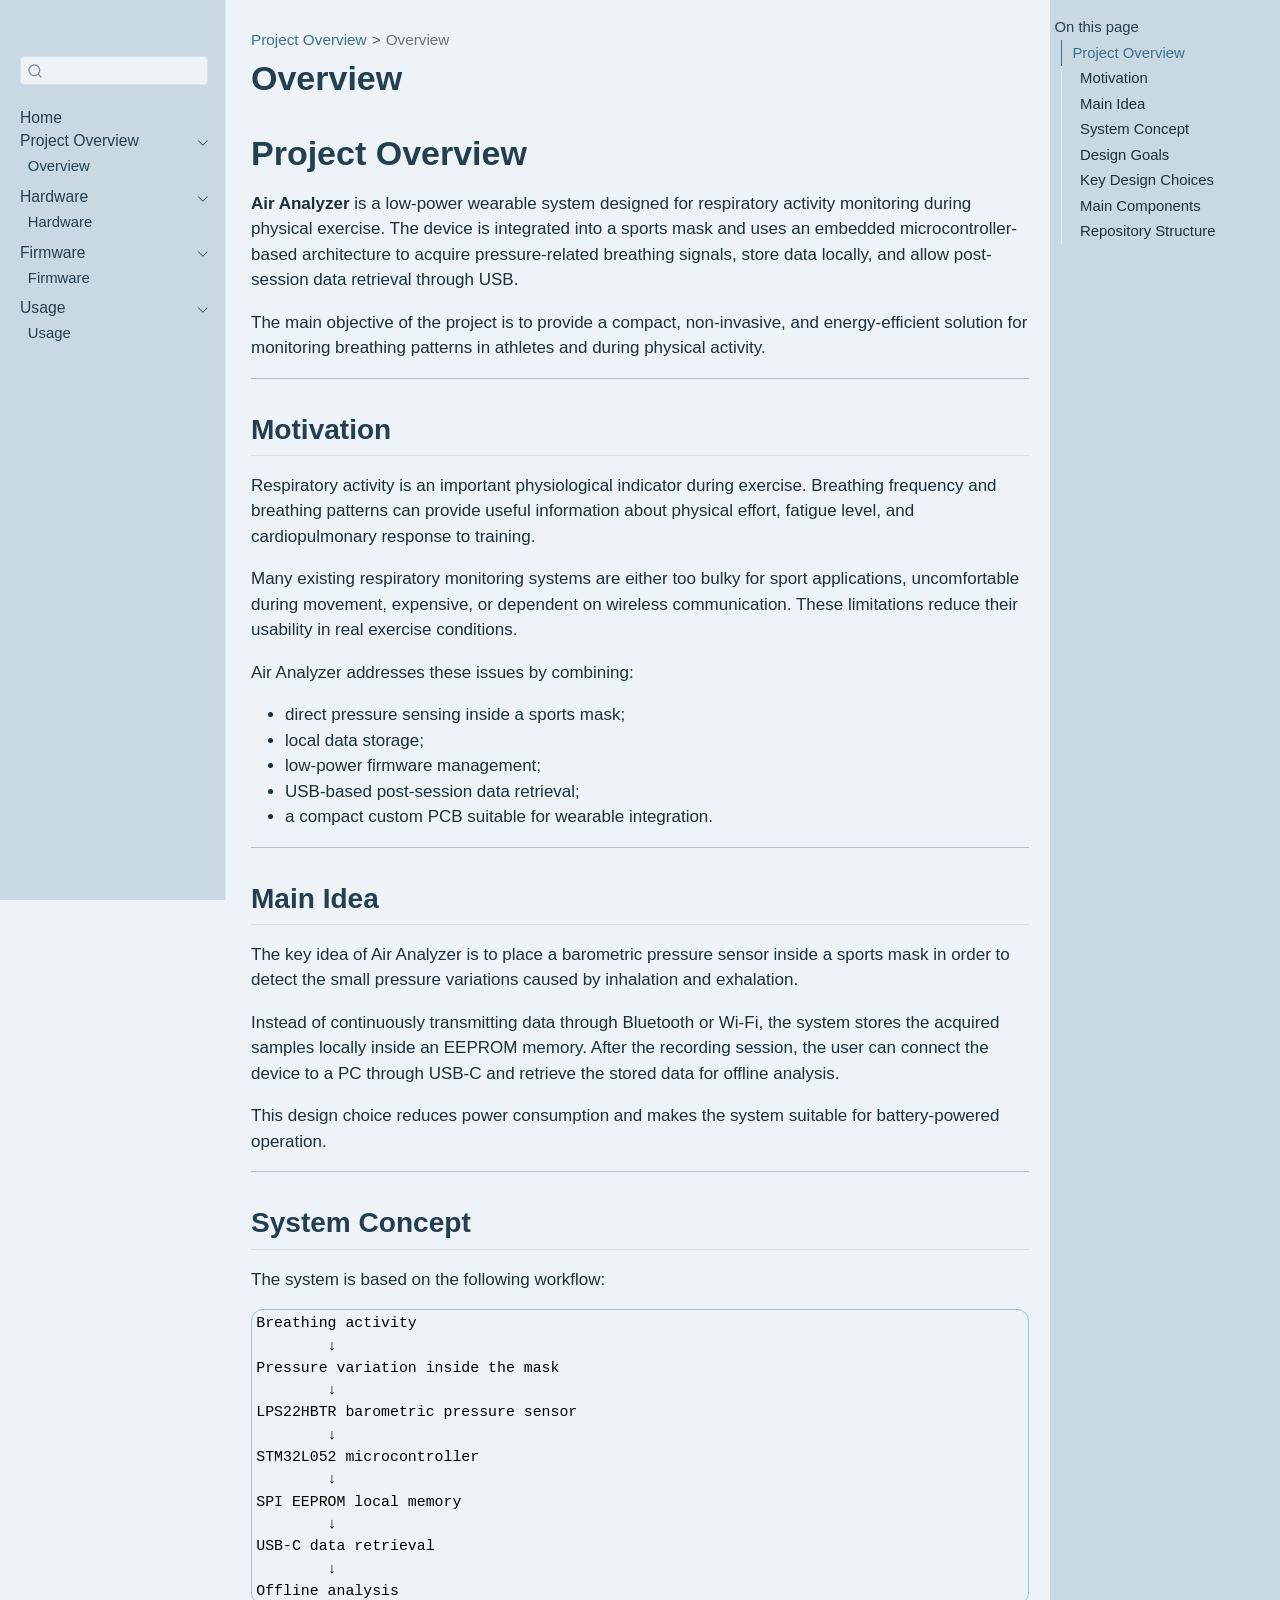
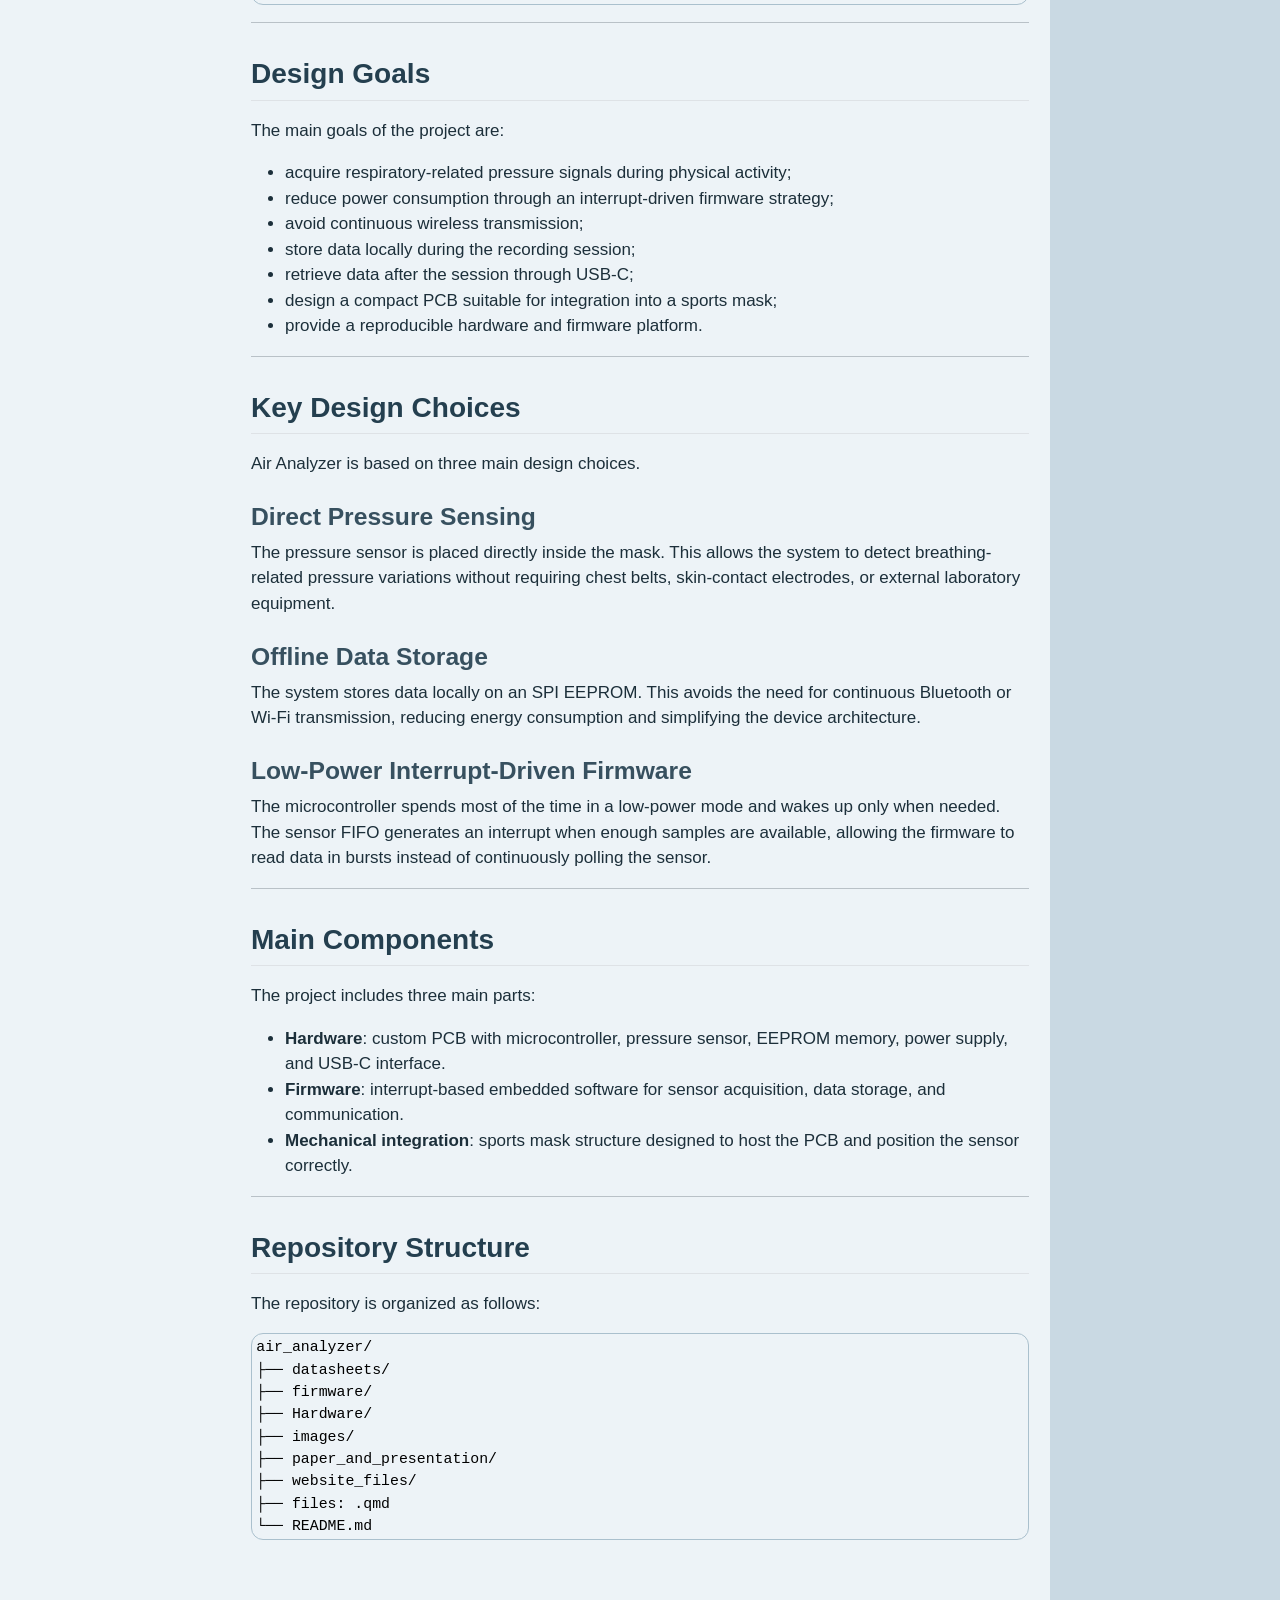
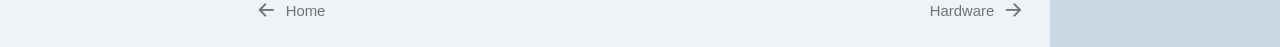
<file: overview.html>
<!DOCTYPE html>
<html xmlns="http://www.w3.org/1999/xhtml" lang="en" xml:lang="en"><head>

<meta charset="utf-8">
<meta name="generator" content="quarto-1.8.25">

<meta name="viewport" content="width=device-width, initial-scale=1.0, user-scalable=yes">


<title>Overview – Air Analyzer</title>
<style>
code{white-space: pre-wrap;}
span.smallcaps{font-variant: small-caps;}
div.columns{display: flex; gap: min(4vw, 1.5em);}
div.column{flex: auto; overflow-x: auto;}
div.hanging-indent{margin-left: 1.5em; text-indent: -1.5em;}
ul.task-list{list-style: none;}
ul.task-list li input[type="checkbox"] {
  width: 0.8em;
  margin: 0 0.8em 0.2em -1em; /* quarto-specific, see https://github.com/quarto-dev/quarto-cli/issues/4556 */ 
  vertical-align: middle;
}
</style>


<script src="site_libs/quarto-nav/quarto-nav.js"></script>
<script src="site_libs/quarto-nav/headroom.min.js"></script>
<script src="site_libs/clipboard/clipboard.min.js"></script>
<script src="site_libs/quarto-search/autocomplete.umd.js"></script>
<script src="site_libs/quarto-search/fuse.min.js"></script>
<script src="site_libs/quarto-search/quarto-search.js"></script>
<meta name="quarto:offset" content="./">
<link href="./hardware.html" rel="next">
<link href="./index.html" rel="prev">
<script src="site_libs/quarto-html/quarto.js" type="module"></script>
<script src="site_libs/quarto-html/tabsets/tabsets.js" type="module"></script>
<script src="site_libs/quarto-html/axe/axe-check.js" type="module"></script>
<script src="site_libs/quarto-html/popper.min.js"></script>
<script src="site_libs/quarto-html/tippy.umd.min.js"></script>
<script src="site_libs/quarto-html/anchor.min.js"></script>
<link href="site_libs/quarto-html/tippy.css" rel="stylesheet">
<link href="site_libs/quarto-html/quarto-syntax-highlighting-7b89279ff1a6dce999919e0e67d4d9ec.css" rel="stylesheet" id="quarto-text-highlighting-styles">
<script src="site_libs/bootstrap/bootstrap.min.js"></script>
<link href="site_libs/bootstrap/bootstrap-icons.css" rel="stylesheet">
<link href="site_libs/bootstrap/bootstrap-0d0bcf52b549891f408534f49f129a55.min.css" rel="stylesheet" append-hash="true" id="quarto-bootstrap" data-mode="light">
<script id="quarto-search-options" type="application/json">{
  "location": "sidebar",
  "copy-button": false,
  "collapse-after": 3,
  "panel-placement": "start",
  "type": "textbox",
  "limit": 50,
  "keyboard-shortcut": [
    "f",
    "/",
    "s"
  ],
  "show-item-context": false,
  "language": {
    "search-no-results-text": "No results",
    "search-matching-documents-text": "matching documents",
    "search-copy-link-title": "Copy link to search",
    "search-hide-matches-text": "Hide additional matches",
    "search-more-match-text": "more match in this document",
    "search-more-matches-text": "more matches in this document",
    "search-clear-button-title": "Clear",
    "search-text-placeholder": "",
    "search-detached-cancel-button-title": "Cancel",
    "search-submit-button-title": "Submit",
    "search-label": "Search"
  }
}</script>


</head>

<body class="nav-sidebar docked quarto-light">

<div id="quarto-search-results"></div>
  <header id="quarto-header" class="headroom fixed-top">
  <nav class="quarto-secondary-nav">
    <div class="container-fluid d-flex">
      <button type="button" class="quarto-btn-toggle btn" data-bs-toggle="collapse" role="button" data-bs-target=".quarto-sidebar-collapse-item" aria-controls="quarto-sidebar" aria-expanded="false" aria-label="Toggle sidebar navigation" onclick="if (window.quartoToggleHeadroom) { window.quartoToggleHeadroom(); }">
        <i class="bi bi-layout-text-sidebar-reverse"></i>
      </button>
        <nav class="quarto-page-breadcrumbs" aria-label="breadcrumb"><ol class="breadcrumb"><li class="breadcrumb-item"><a href="./overview.html">Project Overview</a></li><li class="breadcrumb-item"><a href="./overview.html">Overview</a></li></ol></nav>
        <a class="flex-grow-1" role="navigation" data-bs-toggle="collapse" data-bs-target=".quarto-sidebar-collapse-item" aria-controls="quarto-sidebar" aria-expanded="false" aria-label="Toggle sidebar navigation" onclick="if (window.quartoToggleHeadroom) { window.quartoToggleHeadroom(); }">      
        </a>
      <button type="button" class="btn quarto-search-button" aria-label="Search" onclick="window.quartoOpenSearch();">
        <i class="bi bi-search"></i>
      </button>
    </div>
  </nav>
</header>
<!-- content -->
<div id="quarto-content" class="quarto-container page-columns page-rows-contents page-layout-article">
<!-- sidebar -->
  <nav id="quarto-sidebar" class="sidebar collapse collapse-horizontal quarto-sidebar-collapse-item sidebar-navigation docked overflow-auto">
    <div class="pt-lg-2 mt-2 text-left sidebar-header">
      <a href="./index.html" class="sidebar-logo-link">
      </a>
      </div>
        <div class="mt-2 flex-shrink-0 align-items-center">
        <div class="sidebar-search">
        <div id="quarto-search" class="" title="Search"></div>
        </div>
        </div>
    <div class="sidebar-menu-container"> 
    <ul class="list-unstyled mt-1">
        <li class="sidebar-item">
  <div class="sidebar-item-container"> 
  <a href="./index.html" class="sidebar-item-text sidebar-link">
 <span class="menu-text">Home</span></a>
  </div>
</li>
        <li class="sidebar-item sidebar-item-section">
      <div class="sidebar-item-container"> 
            <a class="sidebar-item-text sidebar-link text-start" data-bs-toggle="collapse" data-bs-target="#quarto-sidebar-section-1" role="navigation" aria-expanded="true">
 <span class="menu-text">Project Overview</span></a>
          <a class="sidebar-item-toggle text-start" data-bs-toggle="collapse" data-bs-target="#quarto-sidebar-section-1" role="navigation" aria-expanded="true" aria-label="Toggle section">
            <i class="bi bi-chevron-right ms-2"></i>
          </a> 
      </div>
      <ul id="quarto-sidebar-section-1" class="collapse list-unstyled sidebar-section depth1 show">  
          <li class="sidebar-item">
  <div class="sidebar-item-container"> 
  <a href="./overview.html" class="sidebar-item-text sidebar-link active">
 <span class="menu-text">Overview</span></a>
  </div>
</li>
      </ul>
  </li>
        <li class="sidebar-item sidebar-item-section">
      <div class="sidebar-item-container"> 
            <a class="sidebar-item-text sidebar-link text-start" data-bs-toggle="collapse" data-bs-target="#quarto-sidebar-section-2" role="navigation" aria-expanded="true">
 <span class="menu-text">Hardware</span></a>
          <a class="sidebar-item-toggle text-start" data-bs-toggle="collapse" data-bs-target="#quarto-sidebar-section-2" role="navigation" aria-expanded="true" aria-label="Toggle section">
            <i class="bi bi-chevron-right ms-2"></i>
          </a> 
      </div>
      <ul id="quarto-sidebar-section-2" class="collapse list-unstyled sidebar-section depth1 show">  
          <li class="sidebar-item">
  <div class="sidebar-item-container"> 
  <a href="./hardware.html" class="sidebar-item-text sidebar-link">
 <span class="menu-text">Hardware</span></a>
  </div>
</li>
      </ul>
  </li>
        <li class="sidebar-item sidebar-item-section">
      <div class="sidebar-item-container"> 
            <a class="sidebar-item-text sidebar-link text-start" data-bs-toggle="collapse" data-bs-target="#quarto-sidebar-section-3" role="navigation" aria-expanded="true">
 <span class="menu-text">Firmware</span></a>
          <a class="sidebar-item-toggle text-start" data-bs-toggle="collapse" data-bs-target="#quarto-sidebar-section-3" role="navigation" aria-expanded="true" aria-label="Toggle section">
            <i class="bi bi-chevron-right ms-2"></i>
          </a> 
      </div>
      <ul id="quarto-sidebar-section-3" class="collapse list-unstyled sidebar-section depth1 show">  
          <li class="sidebar-item">
  <div class="sidebar-item-container"> 
  <a href="./firmware.html" class="sidebar-item-text sidebar-link">
 <span class="menu-text">Firmware</span></a>
  </div>
</li>
      </ul>
  </li>
        <li class="sidebar-item sidebar-item-section">
      <div class="sidebar-item-container"> 
            <a class="sidebar-item-text sidebar-link text-start" data-bs-toggle="collapse" data-bs-target="#quarto-sidebar-section-4" role="navigation" aria-expanded="true">
 <span class="menu-text">Usage</span></a>
          <a class="sidebar-item-toggle text-start" data-bs-toggle="collapse" data-bs-target="#quarto-sidebar-section-4" role="navigation" aria-expanded="true" aria-label="Toggle section">
            <i class="bi bi-chevron-right ms-2"></i>
          </a> 
      </div>
      <ul id="quarto-sidebar-section-4" class="collapse list-unstyled sidebar-section depth1 show">  
          <li class="sidebar-item">
  <div class="sidebar-item-container"> 
  <a href="./usage.html" class="sidebar-item-text sidebar-link">
 <span class="menu-text">Usage</span></a>
  </div>
</li>
      </ul>
  </li>
    </ul>
    </div>
</nav>
<div id="quarto-sidebar-glass" class="quarto-sidebar-collapse-item" data-bs-toggle="collapse" data-bs-target=".quarto-sidebar-collapse-item"></div>
<!-- margin-sidebar -->
    <div id="quarto-margin-sidebar" class="sidebar margin-sidebar">
        <nav id="TOC" role="doc-toc" class="toc-active">
    <h2 id="toc-title">On this page</h2>
   
  <ul>
  <li><a href="#project-overview" id="toc-project-overview" class="nav-link active" data-scroll-target="#project-overview">Project Overview</a>
  <ul class="collapse">
  <li><a href="#motivation" id="toc-motivation" class="nav-link" data-scroll-target="#motivation">Motivation</a></li>
  <li><a href="#main-idea" id="toc-main-idea" class="nav-link" data-scroll-target="#main-idea">Main Idea</a></li>
  <li><a href="#system-concept" id="toc-system-concept" class="nav-link" data-scroll-target="#system-concept">System Concept</a></li>
  <li><a href="#design-goals" id="toc-design-goals" class="nav-link" data-scroll-target="#design-goals">Design Goals</a></li>
  <li><a href="#key-design-choices" id="toc-key-design-choices" class="nav-link" data-scroll-target="#key-design-choices">Key Design Choices</a>
  <ul class="collapse">
  <li><a href="#direct-pressure-sensing" id="toc-direct-pressure-sensing" class="nav-link" data-scroll-target="#direct-pressure-sensing">Direct Pressure Sensing</a></li>
  <li><a href="#offline-data-storage" id="toc-offline-data-storage" class="nav-link" data-scroll-target="#offline-data-storage">Offline Data Storage</a></li>
  <li><a href="#low-power-interrupt-driven-firmware" id="toc-low-power-interrupt-driven-firmware" class="nav-link" data-scroll-target="#low-power-interrupt-driven-firmware">Low-Power Interrupt-Driven Firmware</a></li>
  </ul></li>
  <li><a href="#main-components" id="toc-main-components" class="nav-link" data-scroll-target="#main-components">Main Components</a></li>
  <li><a href="#repository-structure" id="toc-repository-structure" class="nav-link" data-scroll-target="#repository-structure">Repository Structure</a></li>
  </ul></li>
  </ul>
</nav>
    </div>
<!-- main -->
<main class="content" id="quarto-document-content">

<header id="title-block-header" class="quarto-title-block default"><nav class="quarto-page-breadcrumbs quarto-title-breadcrumbs d-none d-lg-block" aria-label="breadcrumb"><ol class="breadcrumb"><li class="breadcrumb-item"><a href="./overview.html">Project Overview</a></li><li class="breadcrumb-item"><a href="./overview.html">Overview</a></li></ol></nav>
<div class="quarto-title">
<h1 class="title">Overview</h1>
</div>



<div class="quarto-title-meta">

    
  
    
  </div>
  


</header>


<section id="project-overview" class="level1">
<h1>Project Overview</h1>
<p><strong>Air Analyzer</strong> is a low-power wearable system designed for respiratory activity monitoring during physical exercise. The device is integrated into a sports mask and uses an embedded microcontroller-based architecture to acquire pressure-related breathing signals, store data locally, and allow post-session data retrieval through USB.</p>
<p>The main objective of the project is to provide a compact, non-invasive, and energy-efficient solution for monitoring breathing patterns in athletes and during physical activity.</p>
<hr>
<section id="motivation" class="level2">
<h2 class="anchored" data-anchor-id="motivation">Motivation</h2>
<p>Respiratory activity is an important physiological indicator during exercise. Breathing frequency and breathing patterns can provide useful information about physical effort, fatigue level, and cardiopulmonary response to training.</p>
<p>Many existing respiratory monitoring systems are either too bulky for sport applications, uncomfortable during movement, expensive, or dependent on wireless communication. These limitations reduce their usability in real exercise conditions.</p>
<p>Air Analyzer addresses these issues by combining:</p>
<ul>
<li>direct pressure sensing inside a sports mask;</li>
<li>local data storage;</li>
<li>low-power firmware management;</li>
<li>USB-based post-session data retrieval;</li>
<li>a compact custom PCB suitable for wearable integration.</li>
</ul>
<hr>
</section>
<section id="main-idea" class="level2">
<h2 class="anchored" data-anchor-id="main-idea">Main Idea</h2>
<p>The key idea of Air Analyzer is to place a barometric pressure sensor inside a sports mask in order to detect the small pressure variations caused by inhalation and exhalation.</p>
<p>Instead of continuously transmitting data through Bluetooth or Wi-Fi, the system stores the acquired samples locally inside an EEPROM memory. After the recording session, the user can connect the device to a PC through USB-C and retrieve the stored data for offline analysis.</p>
<p>This design choice reduces power consumption and makes the system suitable for battery-powered operation.</p>
<hr>
</section>
<section id="system-concept" class="level2">
<h2 class="anchored" data-anchor-id="system-concept">System Concept</h2>
<p>The system is based on the following workflow:</p>
<pre class="text"><code>Breathing activity
        ↓
Pressure variation inside the mask
        ↓
LPS22HBTR barometric pressure sensor
        ↓
STM32L052 microcontroller
        ↓
SPI EEPROM local memory
        ↓
USB-C data retrieval
        ↓
Offline analysis</code></pre>
<hr>
</section>
<section id="design-goals" class="level2">
<h2 class="anchored" data-anchor-id="design-goals">Design Goals</h2>
<p>The main goals of the project are:</p>
<ul>
<li>acquire respiratory-related pressure signals during physical activity;</li>
<li>reduce power consumption through an interrupt-driven firmware strategy;</li>
<li>avoid continuous wireless transmission;</li>
<li>store data locally during the recording session;</li>
<li>retrieve data after the session through USB-C;</li>
<li>design a compact PCB suitable for integration into a sports mask;</li>
<li>provide a reproducible hardware and firmware platform.</li>
</ul>
<hr>
</section>
<section id="key-design-choices" class="level2">
<h2 class="anchored" data-anchor-id="key-design-choices">Key Design Choices</h2>
<p>Air Analyzer is based on three main design choices.</p>
<section id="direct-pressure-sensing" class="level3">
<h3 class="anchored" data-anchor-id="direct-pressure-sensing">Direct Pressure Sensing</h3>
<p>The pressure sensor is placed directly inside the mask. This allows the system to detect breathing-related pressure variations without requiring chest belts, skin-contact electrodes, or external laboratory equipment.</p>
</section>
<section id="offline-data-storage" class="level3">
<h3 class="anchored" data-anchor-id="offline-data-storage">Offline Data Storage</h3>
<p>The system stores data locally on an SPI EEPROM. This avoids the need for continuous Bluetooth or Wi-Fi transmission, reducing energy consumption and simplifying the device architecture.</p>
</section>
<section id="low-power-interrupt-driven-firmware" class="level3">
<h3 class="anchored" data-anchor-id="low-power-interrupt-driven-firmware">Low-Power Interrupt-Driven Firmware</h3>
<p>The microcontroller spends most of the time in a low-power mode and wakes up only when needed. The sensor FIFO generates an interrupt when enough samples are available, allowing the firmware to read data in bursts instead of continuously polling the sensor.</p>
<hr>
</section>
</section>
<section id="main-components" class="level2">
<h2 class="anchored" data-anchor-id="main-components">Main Components</h2>
<p>The project includes three main parts:</p>
<ul>
<li><strong>Hardware</strong>: custom PCB with microcontroller, pressure sensor, EEPROM memory, power supply, and USB-C interface.</li>
<li><strong>Firmware</strong>: interrupt-based embedded software for sensor acquisition, data storage, and communication.</li>
<li><strong>Mechanical integration</strong>: sports mask structure designed to host the PCB and position the sensor correctly.</li>
</ul>
<hr>
</section>
<section id="repository-structure" class="level2">
<h2 class="anchored" data-anchor-id="repository-structure">Repository Structure</h2>
<p>The repository is organized as follows:</p>
<pre class="text"><code>air_analyzer/
├── datasheets/
├── firmware/
├── Hardware/
├── images/
├── paper_and_presentation/
├── website_files/
├── files: .qmd
└── README.md</code></pre>


</section>
</section>

</main> <!-- /main -->
<script id="quarto-html-after-body" type="application/javascript">
  window.document.addEventListener("DOMContentLoaded", function (event) {
    const icon = "";
    const anchorJS = new window.AnchorJS();
    anchorJS.options = {
      placement: 'right',
      icon: icon
    };
    anchorJS.add('.anchored');
    const isCodeAnnotation = (el) => {
      for (const clz of el.classList) {
        if (clz.startsWith('code-annotation-')) {                     
          return true;
        }
      }
      return false;
    }
    const onCopySuccess = function(e) {
      // button target
      const button = e.trigger;
      // don't keep focus
      button.blur();
      // flash "checked"
      button.classList.add('code-copy-button-checked');
      var currentTitle = button.getAttribute("title");
      button.setAttribute("title", "Copied!");
      let tooltip;
      if (window.bootstrap) {
        button.setAttribute("data-bs-toggle", "tooltip");
        button.setAttribute("data-bs-placement", "left");
        button.setAttribute("data-bs-title", "Copied!");
        tooltip = new bootstrap.Tooltip(button, 
          { trigger: "manual", 
            customClass: "code-copy-button-tooltip",
            offset: [0, -8]});
        tooltip.show();    
      }
      setTimeout(function() {
        if (tooltip) {
          tooltip.hide();
          button.removeAttribute("data-bs-title");
          button.removeAttribute("data-bs-toggle");
          button.removeAttribute("data-bs-placement");
        }
        button.setAttribute("title", currentTitle);
        button.classList.remove('code-copy-button-checked');
      }, 1000);
      // clear code selection
      e.clearSelection();
    }
    const getTextToCopy = function(trigger) {
      const outerScaffold = trigger.parentElement.cloneNode(true);
      const codeEl = outerScaffold.querySelector('code');
      for (const childEl of codeEl.children) {
        if (isCodeAnnotation(childEl)) {
          childEl.remove();
        }
      }
      return codeEl.innerText;
    }
    const clipboard = new window.ClipboardJS('.code-copy-button:not([data-in-quarto-modal])', {
      text: getTextToCopy
    });
    clipboard.on('success', onCopySuccess);
    if (window.document.getElementById('quarto-embedded-source-code-modal')) {
      const clipboardModal = new window.ClipboardJS('.code-copy-button[data-in-quarto-modal]', {
        text: getTextToCopy,
        container: window.document.getElementById('quarto-embedded-source-code-modal')
      });
      clipboardModal.on('success', onCopySuccess);
    }
      var localhostRegex = new RegExp(/^(?:http|https):\/\/localhost\:?[0-9]*\//);
      var mailtoRegex = new RegExp(/^mailto:/);
        var filterRegex = new RegExp("https:\/\/AlessiaRinaldi\.github\.io\/air_analyzer\/");
      var isInternal = (href) => {
          return filterRegex.test(href) || localhostRegex.test(href) || mailtoRegex.test(href);
      }
      // Inspect non-navigation links and adorn them if external
     var links = window.document.querySelectorAll('a[href]:not(.nav-link):not(.navbar-brand):not(.toc-action):not(.sidebar-link):not(.sidebar-item-toggle):not(.pagination-link):not(.no-external):not([aria-hidden]):not(.dropdown-item):not(.quarto-navigation-tool):not(.about-link)');
      for (var i=0; i<links.length; i++) {
        const link = links[i];
        if (!isInternal(link.href)) {
          // undo the damage that might have been done by quarto-nav.js in the case of
          // links that we want to consider external
          if (link.dataset.originalHref !== undefined) {
            link.href = link.dataset.originalHref;
          }
        }
      }
    function tippyHover(el, contentFn, onTriggerFn, onUntriggerFn) {
      const config = {
        allowHTML: true,
        maxWidth: 500,
        delay: 100,
        arrow: false,
        appendTo: function(el) {
            return el.parentElement;
        },
        interactive: true,
        interactiveBorder: 10,
        theme: 'quarto',
        placement: 'bottom-start',
      };
      if (contentFn) {
        config.content = contentFn;
      }
      if (onTriggerFn) {
        config.onTrigger = onTriggerFn;
      }
      if (onUntriggerFn) {
        config.onUntrigger = onUntriggerFn;
      }
      window.tippy(el, config); 
    }
    const noterefs = window.document.querySelectorAll('a[role="doc-noteref"]');
    for (var i=0; i<noterefs.length; i++) {
      const ref = noterefs[i];
      tippyHover(ref, function() {
        // use id or data attribute instead here
        let href = ref.getAttribute('data-footnote-href') || ref.getAttribute('href');
        try { href = new URL(href).hash; } catch {}
        const id = href.replace(/^#\/?/, "");
        const note = window.document.getElementById(id);
        if (note) {
          return note.innerHTML;
        } else {
          return "";
        }
      });
    }
    const xrefs = window.document.querySelectorAll('a.quarto-xref');
    const processXRef = (id, note) => {
      // Strip column container classes
      const stripColumnClz = (el) => {
        el.classList.remove("page-full", "page-columns");
        if (el.children) {
          for (const child of el.children) {
            stripColumnClz(child);
          }
        }
      }
      stripColumnClz(note)
      if (id === null || id.startsWith('sec-')) {
        // Special case sections, only their first couple elements
        const container = document.createElement("div");
        if (note.children && note.children.length > 2) {
          container.appendChild(note.children[0].cloneNode(true));
          for (let i = 1; i < note.children.length; i++) {
            const child = note.children[i];
            if (child.tagName === "P" && child.innerText === "") {
              continue;
            } else {
              container.appendChild(child.cloneNode(true));
              break;
            }
          }
          if (window.Quarto?.typesetMath) {
            window.Quarto.typesetMath(container);
          }
          return container.innerHTML
        } else {
          if (window.Quarto?.typesetMath) {
            window.Quarto.typesetMath(note);
          }
          return note.innerHTML;
        }
      } else {
        // Remove any anchor links if they are present
        const anchorLink = note.querySelector('a.anchorjs-link');
        if (anchorLink) {
          anchorLink.remove();
        }
        if (window.Quarto?.typesetMath) {
          window.Quarto.typesetMath(note);
        }
        if (note.classList.contains("callout")) {
          return note.outerHTML;
        } else {
          return note.innerHTML;
        }
      }
    }
    for (var i=0; i<xrefs.length; i++) {
      const xref = xrefs[i];
      tippyHover(xref, undefined, function(instance) {
        instance.disable();
        let url = xref.getAttribute('href');
        let hash = undefined; 
        if (url.startsWith('#')) {
          hash = url;
        } else {
          try { hash = new URL(url).hash; } catch {}
        }
        if (hash) {
          const id = hash.replace(/^#\/?/, "");
          const note = window.document.getElementById(id);
          if (note !== null) {
            try {
              const html = processXRef(id, note.cloneNode(true));
              instance.setContent(html);
            } finally {
              instance.enable();
              instance.show();
            }
          } else {
            // See if we can fetch this
            fetch(url.split('#')[0])
            .then(res => res.text())
            .then(html => {
              const parser = new DOMParser();
              const htmlDoc = parser.parseFromString(html, "text/html");
              const note = htmlDoc.getElementById(id);
              if (note !== null) {
                const html = processXRef(id, note);
                instance.setContent(html);
              } 
            }).finally(() => {
              instance.enable();
              instance.show();
            });
          }
        } else {
          // See if we can fetch a full url (with no hash to target)
          // This is a special case and we should probably do some content thinning / targeting
          fetch(url)
          .then(res => res.text())
          .then(html => {
            const parser = new DOMParser();
            const htmlDoc = parser.parseFromString(html, "text/html");
            const note = htmlDoc.querySelector('main.content');
            if (note !== null) {
              // This should only happen for chapter cross references
              // (since there is no id in the URL)
              // remove the first header
              if (note.children.length > 0 && note.children[0].tagName === "HEADER") {
                note.children[0].remove();
              }
              const html = processXRef(null, note);
              instance.setContent(html);
            } 
          }).finally(() => {
            instance.enable();
            instance.show();
          });
        }
      }, function(instance) {
      });
    }
        let selectedAnnoteEl;
        const selectorForAnnotation = ( cell, annotation) => {
          let cellAttr = 'data-code-cell="' + cell + '"';
          let lineAttr = 'data-code-annotation="' +  annotation + '"';
          const selector = 'span[' + cellAttr + '][' + lineAttr + ']';
          return selector;
        }
        const selectCodeLines = (annoteEl) => {
          const doc = window.document;
          const targetCell = annoteEl.getAttribute("data-target-cell");
          const targetAnnotation = annoteEl.getAttribute("data-target-annotation");
          const annoteSpan = window.document.querySelector(selectorForAnnotation(targetCell, targetAnnotation));
          const lines = annoteSpan.getAttribute("data-code-lines").split(",");
          const lineIds = lines.map((line) => {
            return targetCell + "-" + line;
          })
          let top = null;
          let height = null;
          let parent = null;
          if (lineIds.length > 0) {
              //compute the position of the single el (top and bottom and make a div)
              const el = window.document.getElementById(lineIds[0]);
              top = el.offsetTop;
              height = el.offsetHeight;
              parent = el.parentElement.parentElement;
            if (lineIds.length > 1) {
              const lastEl = window.document.getElementById(lineIds[lineIds.length - 1]);
              const bottom = lastEl.offsetTop + lastEl.offsetHeight;
              height = bottom - top;
            }
            if (top !== null && height !== null && parent !== null) {
              // cook up a div (if necessary) and position it 
              let div = window.document.getElementById("code-annotation-line-highlight");
              if (div === null) {
                div = window.document.createElement("div");
                div.setAttribute("id", "code-annotation-line-highlight");
                div.style.position = 'absolute';
                parent.appendChild(div);
              }
              div.style.top = top - 2 + "px";
              div.style.height = height + 4 + "px";
              div.style.left = 0;
              let gutterDiv = window.document.getElementById("code-annotation-line-highlight-gutter");
              if (gutterDiv === null) {
                gutterDiv = window.document.createElement("div");
                gutterDiv.setAttribute("id", "code-annotation-line-highlight-gutter");
                gutterDiv.style.position = 'absolute';
                const codeCell = window.document.getElementById(targetCell);
                const gutter = codeCell.querySelector('.code-annotation-gutter');
                gutter.appendChild(gutterDiv);
              }
              gutterDiv.style.top = top - 2 + "px";
              gutterDiv.style.height = height + 4 + "px";
            }
            selectedAnnoteEl = annoteEl;
          }
        };
        const unselectCodeLines = () => {
          const elementsIds = ["code-annotation-line-highlight", "code-annotation-line-highlight-gutter"];
          elementsIds.forEach((elId) => {
            const div = window.document.getElementById(elId);
            if (div) {
              div.remove();
            }
          });
          selectedAnnoteEl = undefined;
        };
          // Handle positioning of the toggle
      window.addEventListener(
        "resize",
        throttle(() => {
          elRect = undefined;
          if (selectedAnnoteEl) {
            selectCodeLines(selectedAnnoteEl);
          }
        }, 10)
      );
      function throttle(fn, ms) {
      let throttle = false;
      let timer;
        return (...args) => {
          if(!throttle) { // first call gets through
              fn.apply(this, args);
              throttle = true;
          } else { // all the others get throttled
              if(timer) clearTimeout(timer); // cancel #2
              timer = setTimeout(() => {
                fn.apply(this, args);
                timer = throttle = false;
              }, ms);
          }
        };
      }
        // Attach click handler to the DT
        const annoteDls = window.document.querySelectorAll('dt[data-target-cell]');
        for (const annoteDlNode of annoteDls) {
          annoteDlNode.addEventListener('click', (event) => {
            const clickedEl = event.target;
            if (clickedEl !== selectedAnnoteEl) {
              unselectCodeLines();
              const activeEl = window.document.querySelector('dt[data-target-cell].code-annotation-active');
              if (activeEl) {
                activeEl.classList.remove('code-annotation-active');
              }
              selectCodeLines(clickedEl);
              clickedEl.classList.add('code-annotation-active');
            } else {
              // Unselect the line
              unselectCodeLines();
              clickedEl.classList.remove('code-annotation-active');
            }
          });
        }
    const findCites = (el) => {
      const parentEl = el.parentElement;
      if (parentEl) {
        const cites = parentEl.dataset.cites;
        if (cites) {
          return {
            el,
            cites: cites.split(' ')
          };
        } else {
          return findCites(el.parentElement)
        }
      } else {
        return undefined;
      }
    };
    var bibliorefs = window.document.querySelectorAll('a[role="doc-biblioref"]');
    for (var i=0; i<bibliorefs.length; i++) {
      const ref = bibliorefs[i];
      const citeInfo = findCites(ref);
      if (citeInfo) {
        tippyHover(citeInfo.el, function() {
          var popup = window.document.createElement('div');
          citeInfo.cites.forEach(function(cite) {
            var citeDiv = window.document.createElement('div');
            citeDiv.classList.add('hanging-indent');
            citeDiv.classList.add('csl-entry');
            var biblioDiv = window.document.getElementById('ref-' + cite);
            if (biblioDiv) {
              citeDiv.innerHTML = biblioDiv.innerHTML;
            }
            popup.appendChild(citeDiv);
          });
          return popup.innerHTML;
        });
      }
    }
  });
  </script>
<nav class="page-navigation">
  <div class="nav-page nav-page-previous">
      <a href="./index.html" class="pagination-link" aria-label="Home">
        <i class="bi bi-arrow-left-short"></i> <span class="nav-page-text">Home</span>
      </a>          
  </div>
  <div class="nav-page nav-page-next">
      <a href="./hardware.html" class="pagination-link" aria-label="Hardware">
        <span class="nav-page-text">Hardware</span> <i class="bi bi-arrow-right-short"></i>
      </a>
  </div>
</nav>
</div> <!-- /content -->




</body></html>
</file>
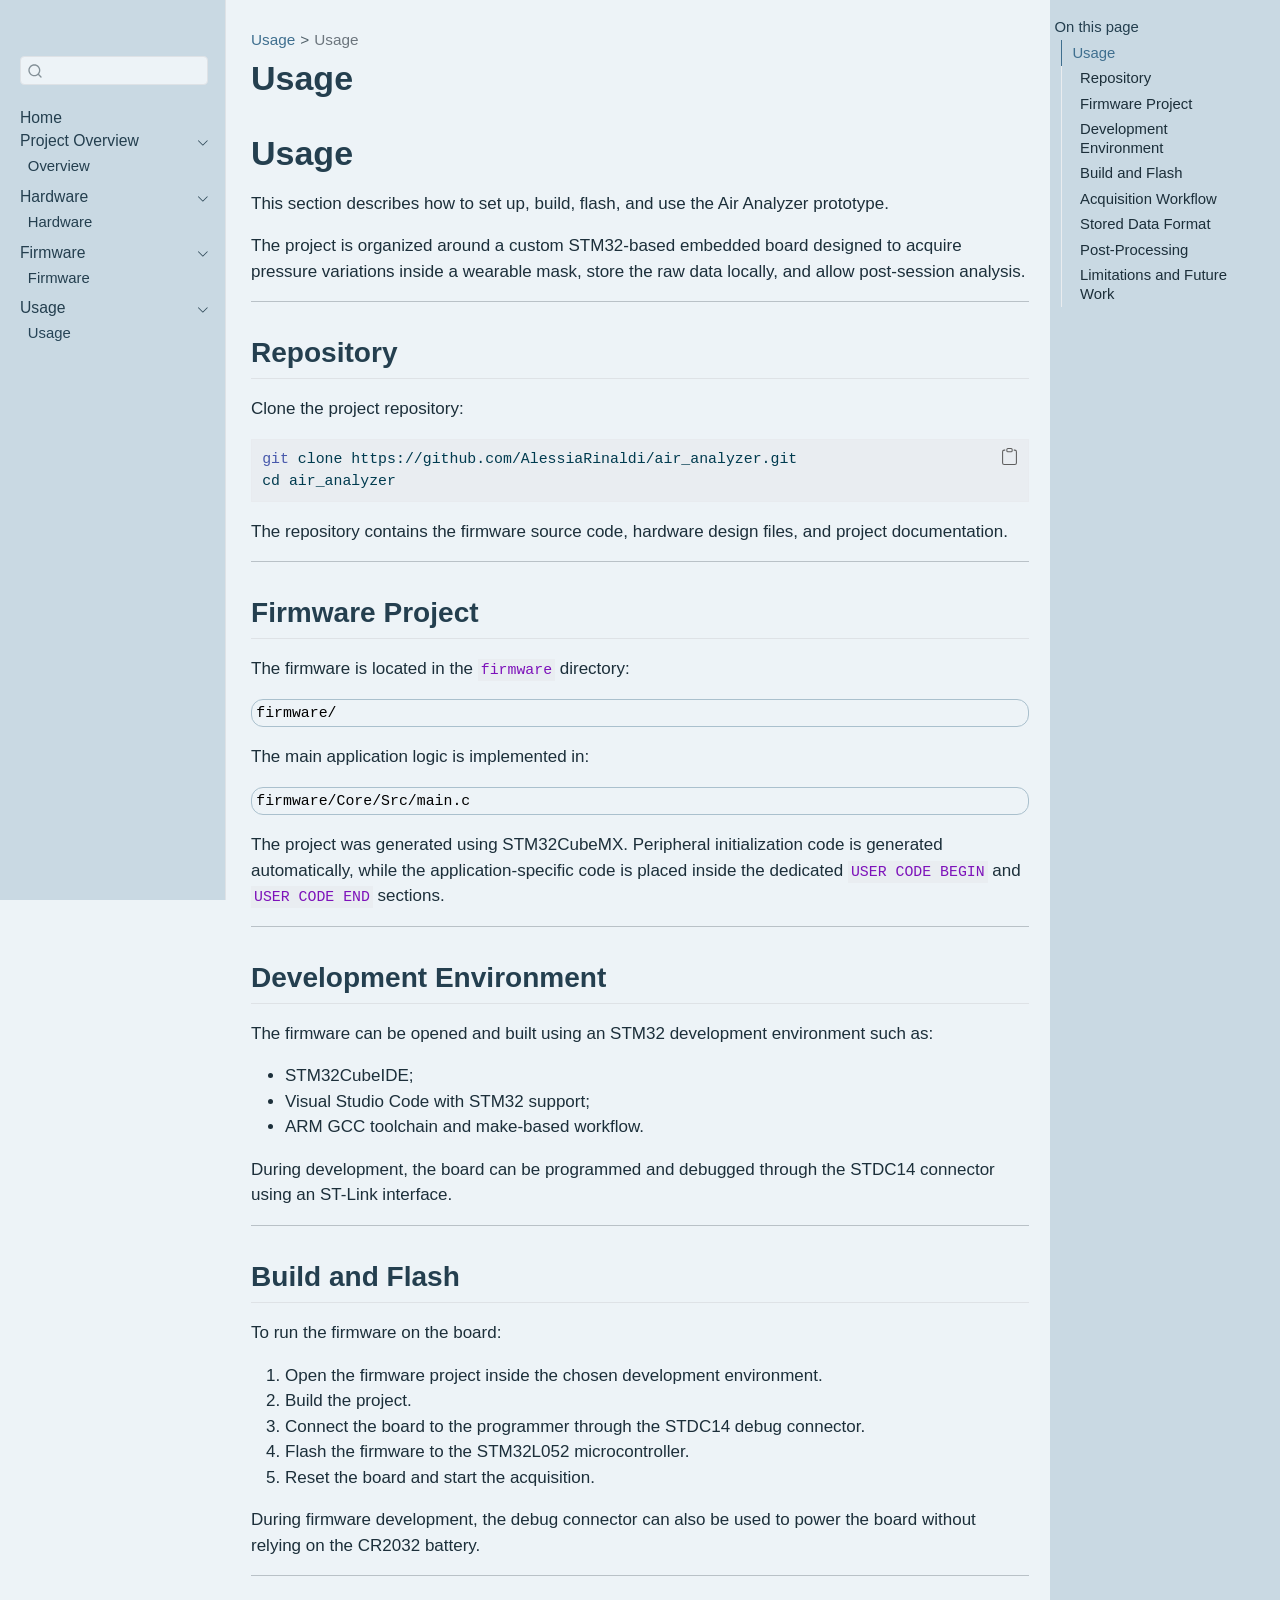
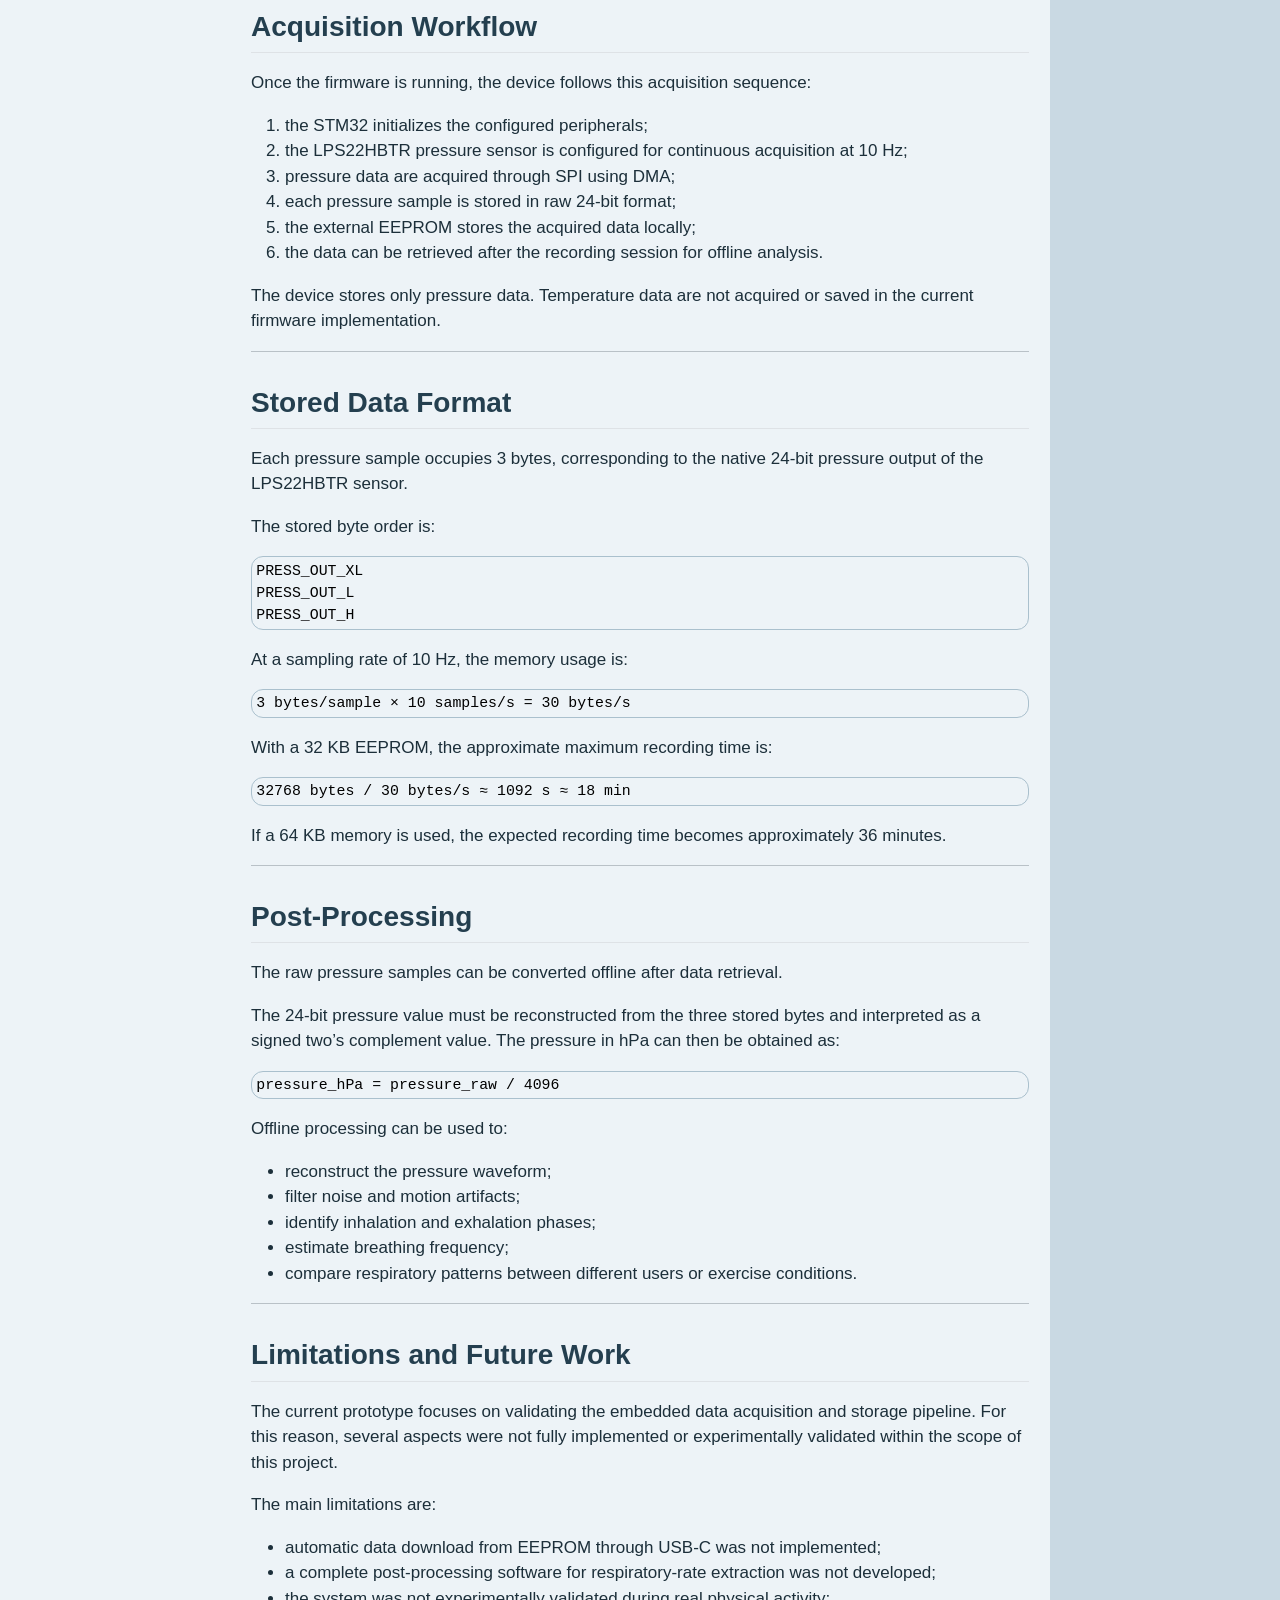
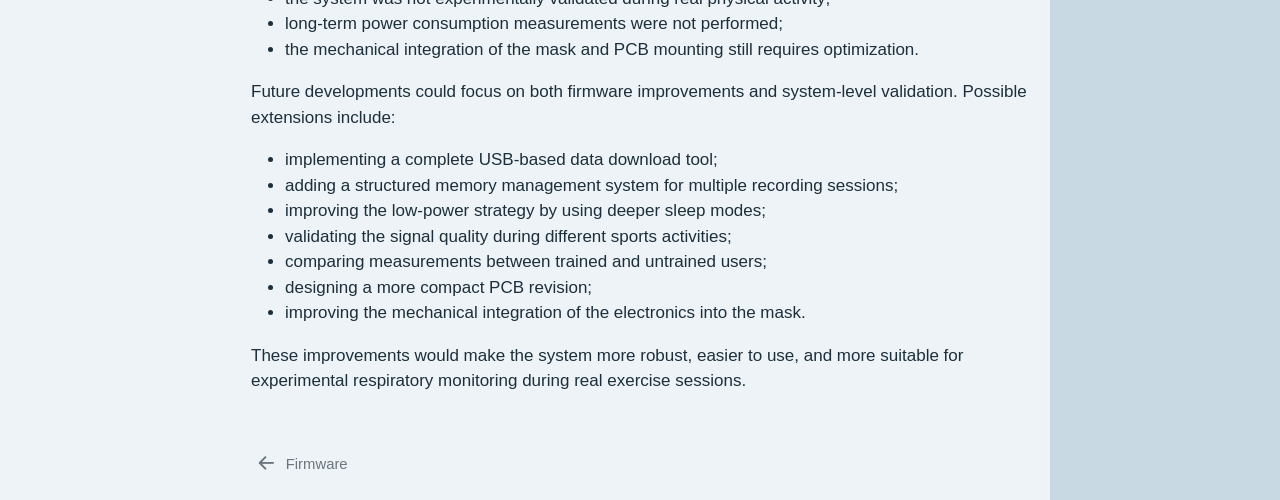
<file: usage.html>
<!DOCTYPE html>
<html xmlns="http://www.w3.org/1999/xhtml" lang="en" xml:lang="en"><head>

<meta charset="utf-8">
<meta name="generator" content="quarto-1.8.25">

<meta name="viewport" content="width=device-width, initial-scale=1.0, user-scalable=yes">


<title>Usage – Air Analyzer</title>
<style>
code{white-space: pre-wrap;}
span.smallcaps{font-variant: small-caps;}
div.columns{display: flex; gap: min(4vw, 1.5em);}
div.column{flex: auto; overflow-x: auto;}
div.hanging-indent{margin-left: 1.5em; text-indent: -1.5em;}
ul.task-list{list-style: none;}
ul.task-list li input[type="checkbox"] {
  width: 0.8em;
  margin: 0 0.8em 0.2em -1em; /* quarto-specific, see https://github.com/quarto-dev/quarto-cli/issues/4556 */ 
  vertical-align: middle;
}
/* CSS for syntax highlighting */
html { -webkit-text-size-adjust: 100%; }
pre > code.sourceCode { white-space: pre; position: relative; }
pre > code.sourceCode > span { display: inline-block; line-height: 1.25; }
pre > code.sourceCode > span:empty { height: 1.2em; }
.sourceCode { overflow: visible; }
code.sourceCode > span { color: inherit; text-decoration: inherit; }
div.sourceCode { margin: 1em 0; }
pre.sourceCode { margin: 0; }
@media screen {
div.sourceCode { overflow: auto; }
}
@media print {
pre > code.sourceCode { white-space: pre-wrap; }
pre > code.sourceCode > span { text-indent: -5em; padding-left: 5em; }
}
pre.numberSource code
  { counter-reset: source-line 0; }
pre.numberSource code > span
  { position: relative; left: -4em; counter-increment: source-line; }
pre.numberSource code > span > a:first-child::before
  { content: counter(source-line);
    position: relative; left: -1em; text-align: right; vertical-align: baseline;
    border: none; display: inline-block;
    -webkit-touch-callout: none; -webkit-user-select: none;
    -khtml-user-select: none; -moz-user-select: none;
    -ms-user-select: none; user-select: none;
    padding: 0 4px; width: 4em;
  }
pre.numberSource { margin-left: 3em;  padding-left: 4px; }
div.sourceCode
  {   }
@media screen {
pre > code.sourceCode > span > a:first-child::before { text-decoration: underline; }
}
</style>


<script src="site_libs/quarto-nav/quarto-nav.js"></script>
<script src="site_libs/quarto-nav/headroom.min.js"></script>
<script src="site_libs/clipboard/clipboard.min.js"></script>
<script src="site_libs/quarto-search/autocomplete.umd.js"></script>
<script src="site_libs/quarto-search/fuse.min.js"></script>
<script src="site_libs/quarto-search/quarto-search.js"></script>
<meta name="quarto:offset" content="./">
<link href="./firmware.html" rel="prev">
<script src="site_libs/quarto-html/quarto.js" type="module"></script>
<script src="site_libs/quarto-html/tabsets/tabsets.js" type="module"></script>
<script src="site_libs/quarto-html/axe/axe-check.js" type="module"></script>
<script src="site_libs/quarto-html/popper.min.js"></script>
<script src="site_libs/quarto-html/tippy.umd.min.js"></script>
<script src="site_libs/quarto-html/anchor.min.js"></script>
<link href="site_libs/quarto-html/tippy.css" rel="stylesheet">
<link href="site_libs/quarto-html/quarto-syntax-highlighting-7b89279ff1a6dce999919e0e67d4d9ec.css" rel="stylesheet" id="quarto-text-highlighting-styles">
<script src="site_libs/bootstrap/bootstrap.min.js"></script>
<link href="site_libs/bootstrap/bootstrap-icons.css" rel="stylesheet">
<link href="site_libs/bootstrap/bootstrap-0d0bcf52b549891f408534f49f129a55.min.css" rel="stylesheet" append-hash="true" id="quarto-bootstrap" data-mode="light">
<script id="quarto-search-options" type="application/json">{
  "location": "sidebar",
  "copy-button": false,
  "collapse-after": 3,
  "panel-placement": "start",
  "type": "textbox",
  "limit": 50,
  "keyboard-shortcut": [
    "f",
    "/",
    "s"
  ],
  "show-item-context": false,
  "language": {
    "search-no-results-text": "No results",
    "search-matching-documents-text": "matching documents",
    "search-copy-link-title": "Copy link to search",
    "search-hide-matches-text": "Hide additional matches",
    "search-more-match-text": "more match in this document",
    "search-more-matches-text": "more matches in this document",
    "search-clear-button-title": "Clear",
    "search-text-placeholder": "",
    "search-detached-cancel-button-title": "Cancel",
    "search-submit-button-title": "Submit",
    "search-label": "Search"
  }
}</script>


</head>

<body class="nav-sidebar docked quarto-light">

<div id="quarto-search-results"></div>
  <header id="quarto-header" class="headroom fixed-top">
  <nav class="quarto-secondary-nav">
    <div class="container-fluid d-flex">
      <button type="button" class="quarto-btn-toggle btn" data-bs-toggle="collapse" role="button" data-bs-target=".quarto-sidebar-collapse-item" aria-controls="quarto-sidebar" aria-expanded="false" aria-label="Toggle sidebar navigation" onclick="if (window.quartoToggleHeadroom) { window.quartoToggleHeadroom(); }">
        <i class="bi bi-layout-text-sidebar-reverse"></i>
      </button>
        <nav class="quarto-page-breadcrumbs" aria-label="breadcrumb"><ol class="breadcrumb"><li class="breadcrumb-item"><a href="./usage.html">Usage</a></li><li class="breadcrumb-item"><a href="./usage.html">Usage</a></li></ol></nav>
        <a class="flex-grow-1" role="navigation" data-bs-toggle="collapse" data-bs-target=".quarto-sidebar-collapse-item" aria-controls="quarto-sidebar" aria-expanded="false" aria-label="Toggle sidebar navigation" onclick="if (window.quartoToggleHeadroom) { window.quartoToggleHeadroom(); }">      
        </a>
      <button type="button" class="btn quarto-search-button" aria-label="Search" onclick="window.quartoOpenSearch();">
        <i class="bi bi-search"></i>
      </button>
    </div>
  </nav>
</header>
<!-- content -->
<div id="quarto-content" class="quarto-container page-columns page-rows-contents page-layout-article">
<!-- sidebar -->
  <nav id="quarto-sidebar" class="sidebar collapse collapse-horizontal quarto-sidebar-collapse-item sidebar-navigation docked overflow-auto">
    <div class="pt-lg-2 mt-2 text-left sidebar-header">
      <a href="./index.html" class="sidebar-logo-link">
      </a>
      </div>
        <div class="mt-2 flex-shrink-0 align-items-center">
        <div class="sidebar-search">
        <div id="quarto-search" class="" title="Search"></div>
        </div>
        </div>
    <div class="sidebar-menu-container"> 
    <ul class="list-unstyled mt-1">
        <li class="sidebar-item">
  <div class="sidebar-item-container"> 
  <a href="./index.html" class="sidebar-item-text sidebar-link">
 <span class="menu-text">Home</span></a>
  </div>
</li>
        <li class="sidebar-item sidebar-item-section">
      <div class="sidebar-item-container"> 
            <a class="sidebar-item-text sidebar-link text-start" data-bs-toggle="collapse" data-bs-target="#quarto-sidebar-section-1" role="navigation" aria-expanded="true">
 <span class="menu-text">Project Overview</span></a>
          <a class="sidebar-item-toggle text-start" data-bs-toggle="collapse" data-bs-target="#quarto-sidebar-section-1" role="navigation" aria-expanded="true" aria-label="Toggle section">
            <i class="bi bi-chevron-right ms-2"></i>
          </a> 
      </div>
      <ul id="quarto-sidebar-section-1" class="collapse list-unstyled sidebar-section depth1 show">  
          <li class="sidebar-item">
  <div class="sidebar-item-container"> 
  <a href="./overview.html" class="sidebar-item-text sidebar-link">
 <span class="menu-text">Overview</span></a>
  </div>
</li>
      </ul>
  </li>
        <li class="sidebar-item sidebar-item-section">
      <div class="sidebar-item-container"> 
            <a class="sidebar-item-text sidebar-link text-start" data-bs-toggle="collapse" data-bs-target="#quarto-sidebar-section-2" role="navigation" aria-expanded="true">
 <span class="menu-text">Hardware</span></a>
          <a class="sidebar-item-toggle text-start" data-bs-toggle="collapse" data-bs-target="#quarto-sidebar-section-2" role="navigation" aria-expanded="true" aria-label="Toggle section">
            <i class="bi bi-chevron-right ms-2"></i>
          </a> 
      </div>
      <ul id="quarto-sidebar-section-2" class="collapse list-unstyled sidebar-section depth1 show">  
          <li class="sidebar-item">
  <div class="sidebar-item-container"> 
  <a href="./hardware.html" class="sidebar-item-text sidebar-link">
 <span class="menu-text">Hardware</span></a>
  </div>
</li>
      </ul>
  </li>
        <li class="sidebar-item sidebar-item-section">
      <div class="sidebar-item-container"> 
            <a class="sidebar-item-text sidebar-link text-start" data-bs-toggle="collapse" data-bs-target="#quarto-sidebar-section-3" role="navigation" aria-expanded="true">
 <span class="menu-text">Firmware</span></a>
          <a class="sidebar-item-toggle text-start" data-bs-toggle="collapse" data-bs-target="#quarto-sidebar-section-3" role="navigation" aria-expanded="true" aria-label="Toggle section">
            <i class="bi bi-chevron-right ms-2"></i>
          </a> 
      </div>
      <ul id="quarto-sidebar-section-3" class="collapse list-unstyled sidebar-section depth1 show">  
          <li class="sidebar-item">
  <div class="sidebar-item-container"> 
  <a href="./firmware.html" class="sidebar-item-text sidebar-link">
 <span class="menu-text">Firmware</span></a>
  </div>
</li>
      </ul>
  </li>
        <li class="sidebar-item sidebar-item-section">
      <div class="sidebar-item-container"> 
            <a class="sidebar-item-text sidebar-link text-start" data-bs-toggle="collapse" data-bs-target="#quarto-sidebar-section-4" role="navigation" aria-expanded="true">
 <span class="menu-text">Usage</span></a>
          <a class="sidebar-item-toggle text-start" data-bs-toggle="collapse" data-bs-target="#quarto-sidebar-section-4" role="navigation" aria-expanded="true" aria-label="Toggle section">
            <i class="bi bi-chevron-right ms-2"></i>
          </a> 
      </div>
      <ul id="quarto-sidebar-section-4" class="collapse list-unstyled sidebar-section depth1 show">  
          <li class="sidebar-item">
  <div class="sidebar-item-container"> 
  <a href="./usage.html" class="sidebar-item-text sidebar-link active">
 <span class="menu-text">Usage</span></a>
  </div>
</li>
      </ul>
  </li>
    </ul>
    </div>
</nav>
<div id="quarto-sidebar-glass" class="quarto-sidebar-collapse-item" data-bs-toggle="collapse" data-bs-target=".quarto-sidebar-collapse-item"></div>
<!-- margin-sidebar -->
    <div id="quarto-margin-sidebar" class="sidebar margin-sidebar">
        <nav id="TOC" role="doc-toc" class="toc-active">
    <h2 id="toc-title">On this page</h2>
   
  <ul>
  <li><a href="#usage" id="toc-usage" class="nav-link active" data-scroll-target="#usage">Usage</a>
  <ul class="collapse">
  <li><a href="#repository" id="toc-repository" class="nav-link" data-scroll-target="#repository">Repository</a></li>
  <li><a href="#firmware-project" id="toc-firmware-project" class="nav-link" data-scroll-target="#firmware-project">Firmware Project</a></li>
  <li><a href="#development-environment" id="toc-development-environment" class="nav-link" data-scroll-target="#development-environment">Development Environment</a></li>
  <li><a href="#build-and-flash" id="toc-build-and-flash" class="nav-link" data-scroll-target="#build-and-flash">Build and Flash</a></li>
  <li><a href="#acquisition-workflow" id="toc-acquisition-workflow" class="nav-link" data-scroll-target="#acquisition-workflow">Acquisition Workflow</a></li>
  <li><a href="#stored-data-format" id="toc-stored-data-format" class="nav-link" data-scroll-target="#stored-data-format">Stored Data Format</a></li>
  <li><a href="#post-processing" id="toc-post-processing" class="nav-link" data-scroll-target="#post-processing">Post-Processing</a></li>
  <li><a href="#limitations-and-future-work" id="toc-limitations-and-future-work" class="nav-link" data-scroll-target="#limitations-and-future-work">Limitations and Future Work</a></li>
  </ul></li>
  </ul>
</nav>
    </div>
<!-- main -->
<main class="content" id="quarto-document-content">

<header id="title-block-header" class="quarto-title-block default"><nav class="quarto-page-breadcrumbs quarto-title-breadcrumbs d-none d-lg-block" aria-label="breadcrumb"><ol class="breadcrumb"><li class="breadcrumb-item"><a href="./usage.html">Usage</a></li><li class="breadcrumb-item"><a href="./usage.html">Usage</a></li></ol></nav>
<div class="quarto-title">
<h1 class="title">Usage</h1>
</div>



<div class="quarto-title-meta">

    
  
    
  </div>
  


</header>


<section id="usage" class="level1">
<h1>Usage</h1>
<p>This section describes how to set up, build, flash, and use the Air Analyzer prototype.</p>
<p>The project is organized around a custom STM32-based embedded board designed to acquire pressure variations inside a wearable mask, store the raw data locally, and allow post-session analysis.</p>
<hr>
<section id="repository" class="level2">
<h2 class="anchored" data-anchor-id="repository">Repository</h2>
<p>Clone the project repository:</p>
<div class="code-copy-outer-scaffold"><div class="sourceCode" id="cb1"><pre class="sourceCode bash code-with-copy"><code class="sourceCode bash"><span id="cb1-1"><a href="#cb1-1" aria-hidden="true" tabindex="-1"></a><span class="fu">git</span> clone https://github.com/AlessiaRinaldi/air_analyzer.git</span>
<span id="cb1-2"><a href="#cb1-2" aria-hidden="true" tabindex="-1"></a><span class="bu">cd</span> air_analyzer</span></code></pre></div><button title="Copy to Clipboard" class="code-copy-button"><i class="bi"></i></button></div>
<p>The repository contains the firmware source code, hardware design files, and project documentation.</p>
<hr>
</section>
<section id="firmware-project" class="level2">
<h2 class="anchored" data-anchor-id="firmware-project">Firmware Project</h2>
<p>The firmware is located in the <code>firmware</code> directory:</p>
<pre class="text"><code>firmware/</code></pre>
<p>The main application logic is implemented in:</p>
<pre class="text"><code>firmware/Core/Src/main.c</code></pre>
<p>The project was generated using STM32CubeMX. Peripheral initialization code is generated automatically, while the application-specific code is placed inside the dedicated <code>USER CODE BEGIN</code> and <code>USER CODE END</code> sections.</p>
<hr>
</section>
<section id="development-environment" class="level2">
<h2 class="anchored" data-anchor-id="development-environment">Development Environment</h2>
<p>The firmware can be opened and built using an STM32 development environment such as:</p>
<ul>
<li>STM32CubeIDE;</li>
<li>Visual Studio Code with STM32 support;</li>
<li>ARM GCC toolchain and make-based workflow.</li>
</ul>
<p>During development, the board can be programmed and debugged through the STDC14 connector using an ST-Link interface.</p>
<hr>
</section>
<section id="build-and-flash" class="level2">
<h2 class="anchored" data-anchor-id="build-and-flash">Build and Flash</h2>
<p>To run the firmware on the board:</p>
<ol type="1">
<li>Open the firmware project inside the chosen development environment.</li>
<li>Build the project.</li>
<li>Connect the board to the programmer through the STDC14 debug connector.</li>
<li>Flash the firmware to the STM32L052 microcontroller.</li>
<li>Reset the board and start the acquisition.</li>
</ol>
<p>During firmware development, the debug connector can also be used to power the board without relying on the CR2032 battery.</p>
<hr>
</section>
<section id="acquisition-workflow" class="level2">
<h2 class="anchored" data-anchor-id="acquisition-workflow">Acquisition Workflow</h2>
<p>Once the firmware is running, the device follows this acquisition sequence:</p>
<ol type="1">
<li>the STM32 initializes the configured peripherals;</li>
<li>the LPS22HBTR pressure sensor is configured for continuous acquisition at 10 Hz;</li>
<li>pressure data are acquired through SPI using DMA;</li>
<li>each pressure sample is stored in raw 24-bit format;</li>
<li>the external EEPROM stores the acquired data locally;</li>
<li>the data can be retrieved after the recording session for offline analysis.</li>
</ol>
<p>The device stores only pressure data. Temperature data are not acquired or saved in the current firmware implementation.</p>
<hr>
</section>
<section id="stored-data-format" class="level2">
<h2 class="anchored" data-anchor-id="stored-data-format">Stored Data Format</h2>
<p>Each pressure sample occupies 3 bytes, corresponding to the native 24-bit pressure output of the LPS22HBTR sensor.</p>
<p>The stored byte order is:</p>
<pre class="text"><code>PRESS_OUT_XL
PRESS_OUT_L
PRESS_OUT_H</code></pre>
<p>At a sampling rate of 10 Hz, the memory usage is:</p>
<pre class="text"><code>3 bytes/sample × 10 samples/s = 30 bytes/s</code></pre>
<p>With a 32 KB EEPROM, the approximate maximum recording time is:</p>
<pre class="text"><code>32768 bytes / 30 bytes/s ≈ 1092 s ≈ 18 min</code></pre>
<p>If a 64 KB memory is used, the expected recording time becomes approximately 36 minutes.</p>
<hr>
</section>
<section id="post-processing" class="level2">
<h2 class="anchored" data-anchor-id="post-processing">Post-Processing</h2>
<p>The raw pressure samples can be converted offline after data retrieval.</p>
<p>The 24-bit pressure value must be reconstructed from the three stored bytes and interpreted as a signed two’s complement value. The pressure in hPa can then be obtained as:</p>
<pre class="text"><code>pressure_hPa = pressure_raw / 4096</code></pre>
<p>Offline processing can be used to:</p>
<ul>
<li>reconstruct the pressure waveform;</li>
<li>filter noise and motion artifacts;</li>
<li>identify inhalation and exhalation phases;</li>
<li>estimate breathing frequency;</li>
<li>compare respiratory patterns between different users or exercise conditions.</li>
</ul>
<hr>
</section>
<section id="limitations-and-future-work" class="level2">
<h2 class="anchored" data-anchor-id="limitations-and-future-work">Limitations and Future Work</h2>
<p>The current prototype focuses on validating the embedded data acquisition and storage pipeline. For this reason, several aspects were not fully implemented or experimentally validated within the scope of this project.</p>
<p>The main limitations are:</p>
<ul>
<li>automatic data download from EEPROM through USB-C was not implemented;</li>
<li>a complete post-processing software for respiratory-rate extraction was not developed;</li>
<li>the system was not experimentally validated during real physical activity;</li>
<li>long-term power consumption measurements were not performed;</li>
<li>the mechanical integration of the mask and PCB mounting still requires optimization.</li>
</ul>
<p>Future developments could focus on both firmware improvements and system-level validation. Possible extensions include:</p>
<ul>
<li>implementing a complete USB-based data download tool;</li>
<li>adding a structured memory management system for multiple recording sessions;</li>
<li>improving the low-power strategy by using deeper sleep modes;</li>
<li>validating the signal quality during different sports activities;</li>
<li>comparing measurements between trained and untrained users;</li>
<li>designing a more compact PCB revision;</li>
<li>improving the mechanical integration of the electronics into the mask.</li>
</ul>
<p>These improvements would make the system more robust, easier to use, and more suitable for experimental respiratory monitoring during real exercise sessions.</p>


</section>
</section>

</main> <!-- /main -->
<script id="quarto-html-after-body" type="application/javascript">
  window.document.addEventListener("DOMContentLoaded", function (event) {
    const icon = "";
    const anchorJS = new window.AnchorJS();
    anchorJS.options = {
      placement: 'right',
      icon: icon
    };
    anchorJS.add('.anchored');
    const isCodeAnnotation = (el) => {
      for (const clz of el.classList) {
        if (clz.startsWith('code-annotation-')) {                     
          return true;
        }
      }
      return false;
    }
    const onCopySuccess = function(e) {
      // button target
      const button = e.trigger;
      // don't keep focus
      button.blur();
      // flash "checked"
      button.classList.add('code-copy-button-checked');
      var currentTitle = button.getAttribute("title");
      button.setAttribute("title", "Copied!");
      let tooltip;
      if (window.bootstrap) {
        button.setAttribute("data-bs-toggle", "tooltip");
        button.setAttribute("data-bs-placement", "left");
        button.setAttribute("data-bs-title", "Copied!");
        tooltip = new bootstrap.Tooltip(button, 
          { trigger: "manual", 
            customClass: "code-copy-button-tooltip",
            offset: [0, -8]});
        tooltip.show();    
      }
      setTimeout(function() {
        if (tooltip) {
          tooltip.hide();
          button.removeAttribute("data-bs-title");
          button.removeAttribute("data-bs-toggle");
          button.removeAttribute("data-bs-placement");
        }
        button.setAttribute("title", currentTitle);
        button.classList.remove('code-copy-button-checked');
      }, 1000);
      // clear code selection
      e.clearSelection();
    }
    const getTextToCopy = function(trigger) {
      const outerScaffold = trigger.parentElement.cloneNode(true);
      const codeEl = outerScaffold.querySelector('code');
      for (const childEl of codeEl.children) {
        if (isCodeAnnotation(childEl)) {
          childEl.remove();
        }
      }
      return codeEl.innerText;
    }
    const clipboard = new window.ClipboardJS('.code-copy-button:not([data-in-quarto-modal])', {
      text: getTextToCopy
    });
    clipboard.on('success', onCopySuccess);
    if (window.document.getElementById('quarto-embedded-source-code-modal')) {
      const clipboardModal = new window.ClipboardJS('.code-copy-button[data-in-quarto-modal]', {
        text: getTextToCopy,
        container: window.document.getElementById('quarto-embedded-source-code-modal')
      });
      clipboardModal.on('success', onCopySuccess);
    }
      var localhostRegex = new RegExp(/^(?:http|https):\/\/localhost\:?[0-9]*\//);
      var mailtoRegex = new RegExp(/^mailto:/);
        var filterRegex = new RegExp("https:\/\/AlessiaRinaldi\.github\.io\/air_analyzer\/");
      var isInternal = (href) => {
          return filterRegex.test(href) || localhostRegex.test(href) || mailtoRegex.test(href);
      }
      // Inspect non-navigation links and adorn them if external
     var links = window.document.querySelectorAll('a[href]:not(.nav-link):not(.navbar-brand):not(.toc-action):not(.sidebar-link):not(.sidebar-item-toggle):not(.pagination-link):not(.no-external):not([aria-hidden]):not(.dropdown-item):not(.quarto-navigation-tool):not(.about-link)');
      for (var i=0; i<links.length; i++) {
        const link = links[i];
        if (!isInternal(link.href)) {
          // undo the damage that might have been done by quarto-nav.js in the case of
          // links that we want to consider external
          if (link.dataset.originalHref !== undefined) {
            link.href = link.dataset.originalHref;
          }
        }
      }
    function tippyHover(el, contentFn, onTriggerFn, onUntriggerFn) {
      const config = {
        allowHTML: true,
        maxWidth: 500,
        delay: 100,
        arrow: false,
        appendTo: function(el) {
            return el.parentElement;
        },
        interactive: true,
        interactiveBorder: 10,
        theme: 'quarto',
        placement: 'bottom-start',
      };
      if (contentFn) {
        config.content = contentFn;
      }
      if (onTriggerFn) {
        config.onTrigger = onTriggerFn;
      }
      if (onUntriggerFn) {
        config.onUntrigger = onUntriggerFn;
      }
      window.tippy(el, config); 
    }
    const noterefs = window.document.querySelectorAll('a[role="doc-noteref"]');
    for (var i=0; i<noterefs.length; i++) {
      const ref = noterefs[i];
      tippyHover(ref, function() {
        // use id or data attribute instead here
        let href = ref.getAttribute('data-footnote-href') || ref.getAttribute('href');
        try { href = new URL(href).hash; } catch {}
        const id = href.replace(/^#\/?/, "");
        const note = window.document.getElementById(id);
        if (note) {
          return note.innerHTML;
        } else {
          return "";
        }
      });
    }
    const xrefs = window.document.querySelectorAll('a.quarto-xref');
    const processXRef = (id, note) => {
      // Strip column container classes
      const stripColumnClz = (el) => {
        el.classList.remove("page-full", "page-columns");
        if (el.children) {
          for (const child of el.children) {
            stripColumnClz(child);
          }
        }
      }
      stripColumnClz(note)
      if (id === null || id.startsWith('sec-')) {
        // Special case sections, only their first couple elements
        const container = document.createElement("div");
        if (note.children && note.children.length > 2) {
          container.appendChild(note.children[0].cloneNode(true));
          for (let i = 1; i < note.children.length; i++) {
            const child = note.children[i];
            if (child.tagName === "P" && child.innerText === "") {
              continue;
            } else {
              container.appendChild(child.cloneNode(true));
              break;
            }
          }
          if (window.Quarto?.typesetMath) {
            window.Quarto.typesetMath(container);
          }
          return container.innerHTML
        } else {
          if (window.Quarto?.typesetMath) {
            window.Quarto.typesetMath(note);
          }
          return note.innerHTML;
        }
      } else {
        // Remove any anchor links if they are present
        const anchorLink = note.querySelector('a.anchorjs-link');
        if (anchorLink) {
          anchorLink.remove();
        }
        if (window.Quarto?.typesetMath) {
          window.Quarto.typesetMath(note);
        }
        if (note.classList.contains("callout")) {
          return note.outerHTML;
        } else {
          return note.innerHTML;
        }
      }
    }
    for (var i=0; i<xrefs.length; i++) {
      const xref = xrefs[i];
      tippyHover(xref, undefined, function(instance) {
        instance.disable();
        let url = xref.getAttribute('href');
        let hash = undefined; 
        if (url.startsWith('#')) {
          hash = url;
        } else {
          try { hash = new URL(url).hash; } catch {}
        }
        if (hash) {
          const id = hash.replace(/^#\/?/, "");
          const note = window.document.getElementById(id);
          if (note !== null) {
            try {
              const html = processXRef(id, note.cloneNode(true));
              instance.setContent(html);
            } finally {
              instance.enable();
              instance.show();
            }
          } else {
            // See if we can fetch this
            fetch(url.split('#')[0])
            .then(res => res.text())
            .then(html => {
              const parser = new DOMParser();
              const htmlDoc = parser.parseFromString(html, "text/html");
              const note = htmlDoc.getElementById(id);
              if (note !== null) {
                const html = processXRef(id, note);
                instance.setContent(html);
              } 
            }).finally(() => {
              instance.enable();
              instance.show();
            });
          }
        } else {
          // See if we can fetch a full url (with no hash to target)
          // This is a special case and we should probably do some content thinning / targeting
          fetch(url)
          .then(res => res.text())
          .then(html => {
            const parser = new DOMParser();
            const htmlDoc = parser.parseFromString(html, "text/html");
            const note = htmlDoc.querySelector('main.content');
            if (note !== null) {
              // This should only happen for chapter cross references
              // (since there is no id in the URL)
              // remove the first header
              if (note.children.length > 0 && note.children[0].tagName === "HEADER") {
                note.children[0].remove();
              }
              const html = processXRef(null, note);
              instance.setContent(html);
            } 
          }).finally(() => {
            instance.enable();
            instance.show();
          });
        }
      }, function(instance) {
      });
    }
        let selectedAnnoteEl;
        const selectorForAnnotation = ( cell, annotation) => {
          let cellAttr = 'data-code-cell="' + cell + '"';
          let lineAttr = 'data-code-annotation="' +  annotation + '"';
          const selector = 'span[' + cellAttr + '][' + lineAttr + ']';
          return selector;
        }
        const selectCodeLines = (annoteEl) => {
          const doc = window.document;
          const targetCell = annoteEl.getAttribute("data-target-cell");
          const targetAnnotation = annoteEl.getAttribute("data-target-annotation");
          const annoteSpan = window.document.querySelector(selectorForAnnotation(targetCell, targetAnnotation));
          const lines = annoteSpan.getAttribute("data-code-lines").split(",");
          const lineIds = lines.map((line) => {
            return targetCell + "-" + line;
          })
          let top = null;
          let height = null;
          let parent = null;
          if (lineIds.length > 0) {
              //compute the position of the single el (top and bottom and make a div)
              const el = window.document.getElementById(lineIds[0]);
              top = el.offsetTop;
              height = el.offsetHeight;
              parent = el.parentElement.parentElement;
            if (lineIds.length > 1) {
              const lastEl = window.document.getElementById(lineIds[lineIds.length - 1]);
              const bottom = lastEl.offsetTop + lastEl.offsetHeight;
              height = bottom - top;
            }
            if (top !== null && height !== null && parent !== null) {
              // cook up a div (if necessary) and position it 
              let div = window.document.getElementById("code-annotation-line-highlight");
              if (div === null) {
                div = window.document.createElement("div");
                div.setAttribute("id", "code-annotation-line-highlight");
                div.style.position = 'absolute';
                parent.appendChild(div);
              }
              div.style.top = top - 2 + "px";
              div.style.height = height + 4 + "px";
              div.style.left = 0;
              let gutterDiv = window.document.getElementById("code-annotation-line-highlight-gutter");
              if (gutterDiv === null) {
                gutterDiv = window.document.createElement("div");
                gutterDiv.setAttribute("id", "code-annotation-line-highlight-gutter");
                gutterDiv.style.position = 'absolute';
                const codeCell = window.document.getElementById(targetCell);
                const gutter = codeCell.querySelector('.code-annotation-gutter');
                gutter.appendChild(gutterDiv);
              }
              gutterDiv.style.top = top - 2 + "px";
              gutterDiv.style.height = height + 4 + "px";
            }
            selectedAnnoteEl = annoteEl;
          }
        };
        const unselectCodeLines = () => {
          const elementsIds = ["code-annotation-line-highlight", "code-annotation-line-highlight-gutter"];
          elementsIds.forEach((elId) => {
            const div = window.document.getElementById(elId);
            if (div) {
              div.remove();
            }
          });
          selectedAnnoteEl = undefined;
        };
          // Handle positioning of the toggle
      window.addEventListener(
        "resize",
        throttle(() => {
          elRect = undefined;
          if (selectedAnnoteEl) {
            selectCodeLines(selectedAnnoteEl);
          }
        }, 10)
      );
      function throttle(fn, ms) {
      let throttle = false;
      let timer;
        return (...args) => {
          if(!throttle) { // first call gets through
              fn.apply(this, args);
              throttle = true;
          } else { // all the others get throttled
              if(timer) clearTimeout(timer); // cancel #2
              timer = setTimeout(() => {
                fn.apply(this, args);
                timer = throttle = false;
              }, ms);
          }
        };
      }
        // Attach click handler to the DT
        const annoteDls = window.document.querySelectorAll('dt[data-target-cell]');
        for (const annoteDlNode of annoteDls) {
          annoteDlNode.addEventListener('click', (event) => {
            const clickedEl = event.target;
            if (clickedEl !== selectedAnnoteEl) {
              unselectCodeLines();
              const activeEl = window.document.querySelector('dt[data-target-cell].code-annotation-active');
              if (activeEl) {
                activeEl.classList.remove('code-annotation-active');
              }
              selectCodeLines(clickedEl);
              clickedEl.classList.add('code-annotation-active');
            } else {
              // Unselect the line
              unselectCodeLines();
              clickedEl.classList.remove('code-annotation-active');
            }
          });
        }
    const findCites = (el) => {
      const parentEl = el.parentElement;
      if (parentEl) {
        const cites = parentEl.dataset.cites;
        if (cites) {
          return {
            el,
            cites: cites.split(' ')
          };
        } else {
          return findCites(el.parentElement)
        }
      } else {
        return undefined;
      }
    };
    var bibliorefs = window.document.querySelectorAll('a[role="doc-biblioref"]');
    for (var i=0; i<bibliorefs.length; i++) {
      const ref = bibliorefs[i];
      const citeInfo = findCites(ref);
      if (citeInfo) {
        tippyHover(citeInfo.el, function() {
          var popup = window.document.createElement('div');
          citeInfo.cites.forEach(function(cite) {
            var citeDiv = window.document.createElement('div');
            citeDiv.classList.add('hanging-indent');
            citeDiv.classList.add('csl-entry');
            var biblioDiv = window.document.getElementById('ref-' + cite);
            if (biblioDiv) {
              citeDiv.innerHTML = biblioDiv.innerHTML;
            }
            popup.appendChild(citeDiv);
          });
          return popup.innerHTML;
        });
      }
    }
  });
  </script>
<nav class="page-navigation">
  <div class="nav-page nav-page-previous">
      <a href="./firmware.html" class="pagination-link" aria-label="Firmware">
        <i class="bi bi-arrow-left-short"></i> <span class="nav-page-text">Firmware</span>
      </a>          
  </div>
  <div class="nav-page nav-page-next">
  </div>
</nav>
</div> <!-- /content -->




</body></html>
</file>
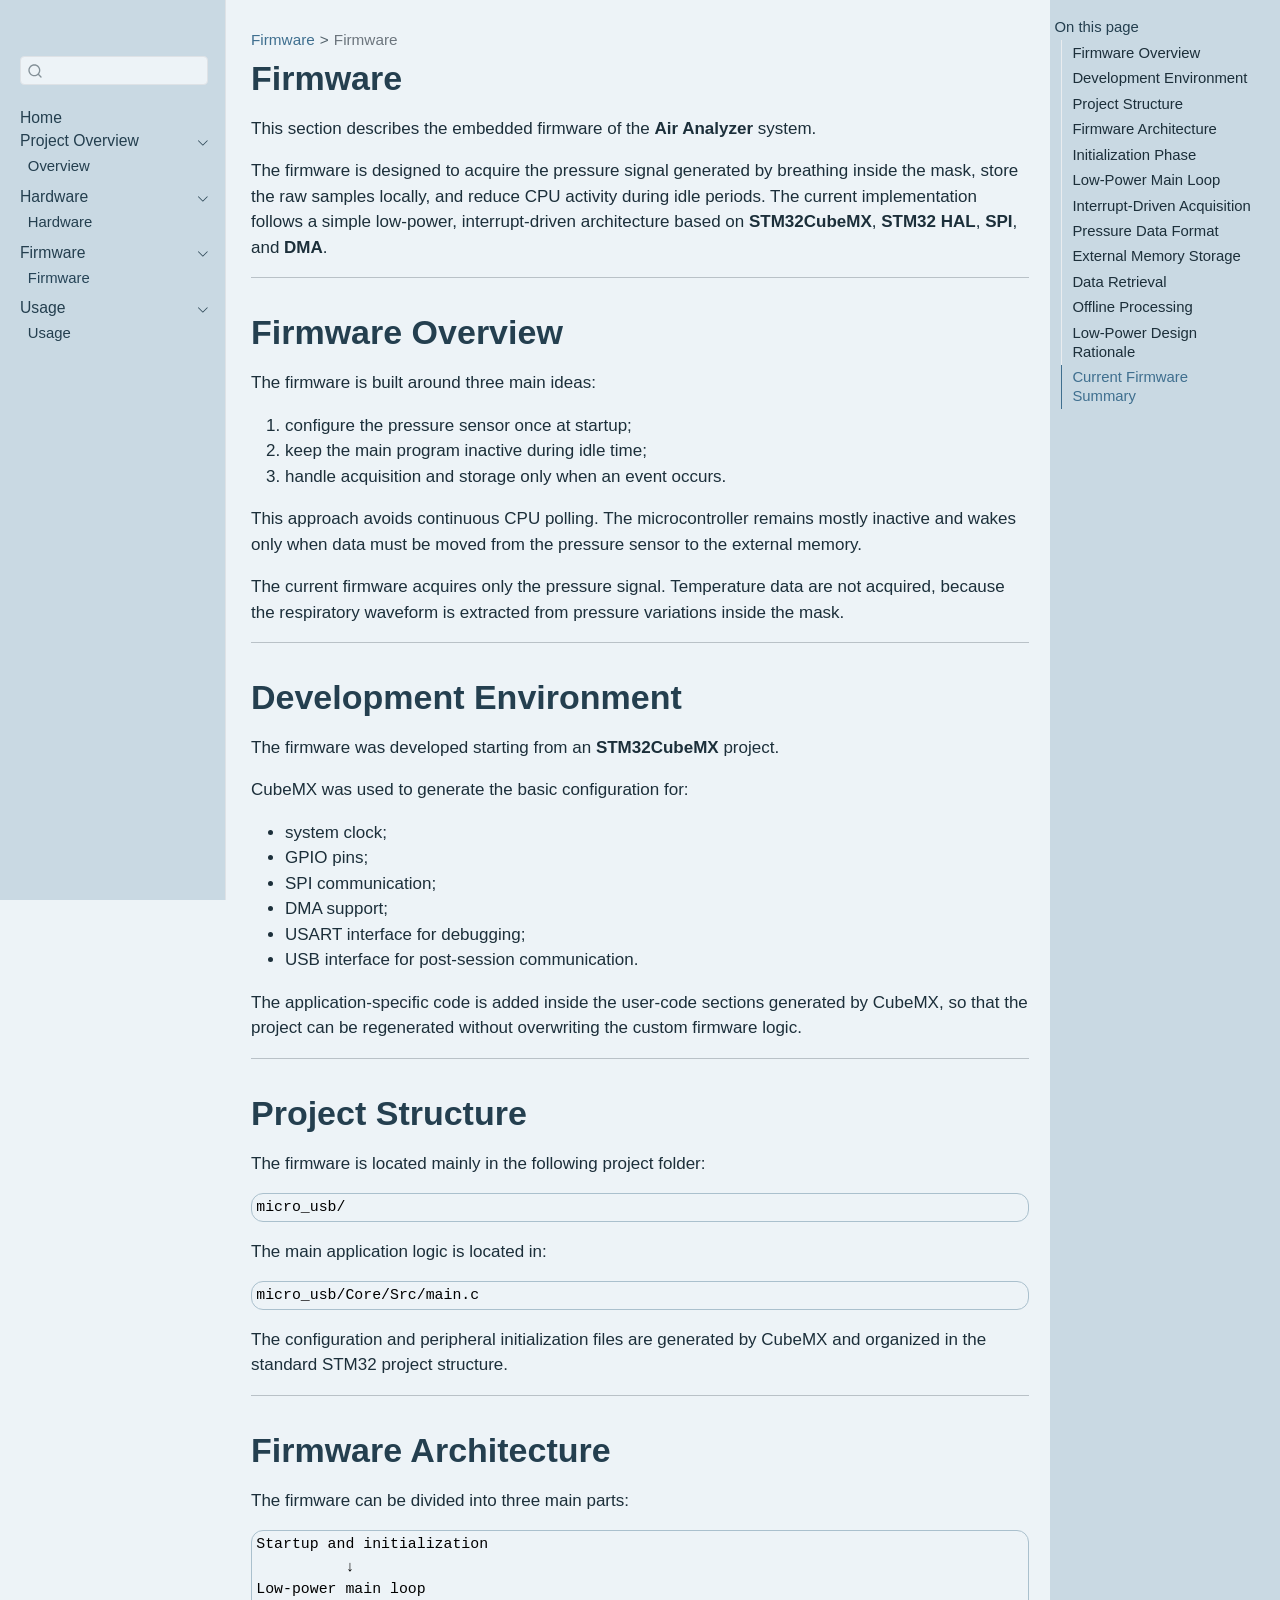
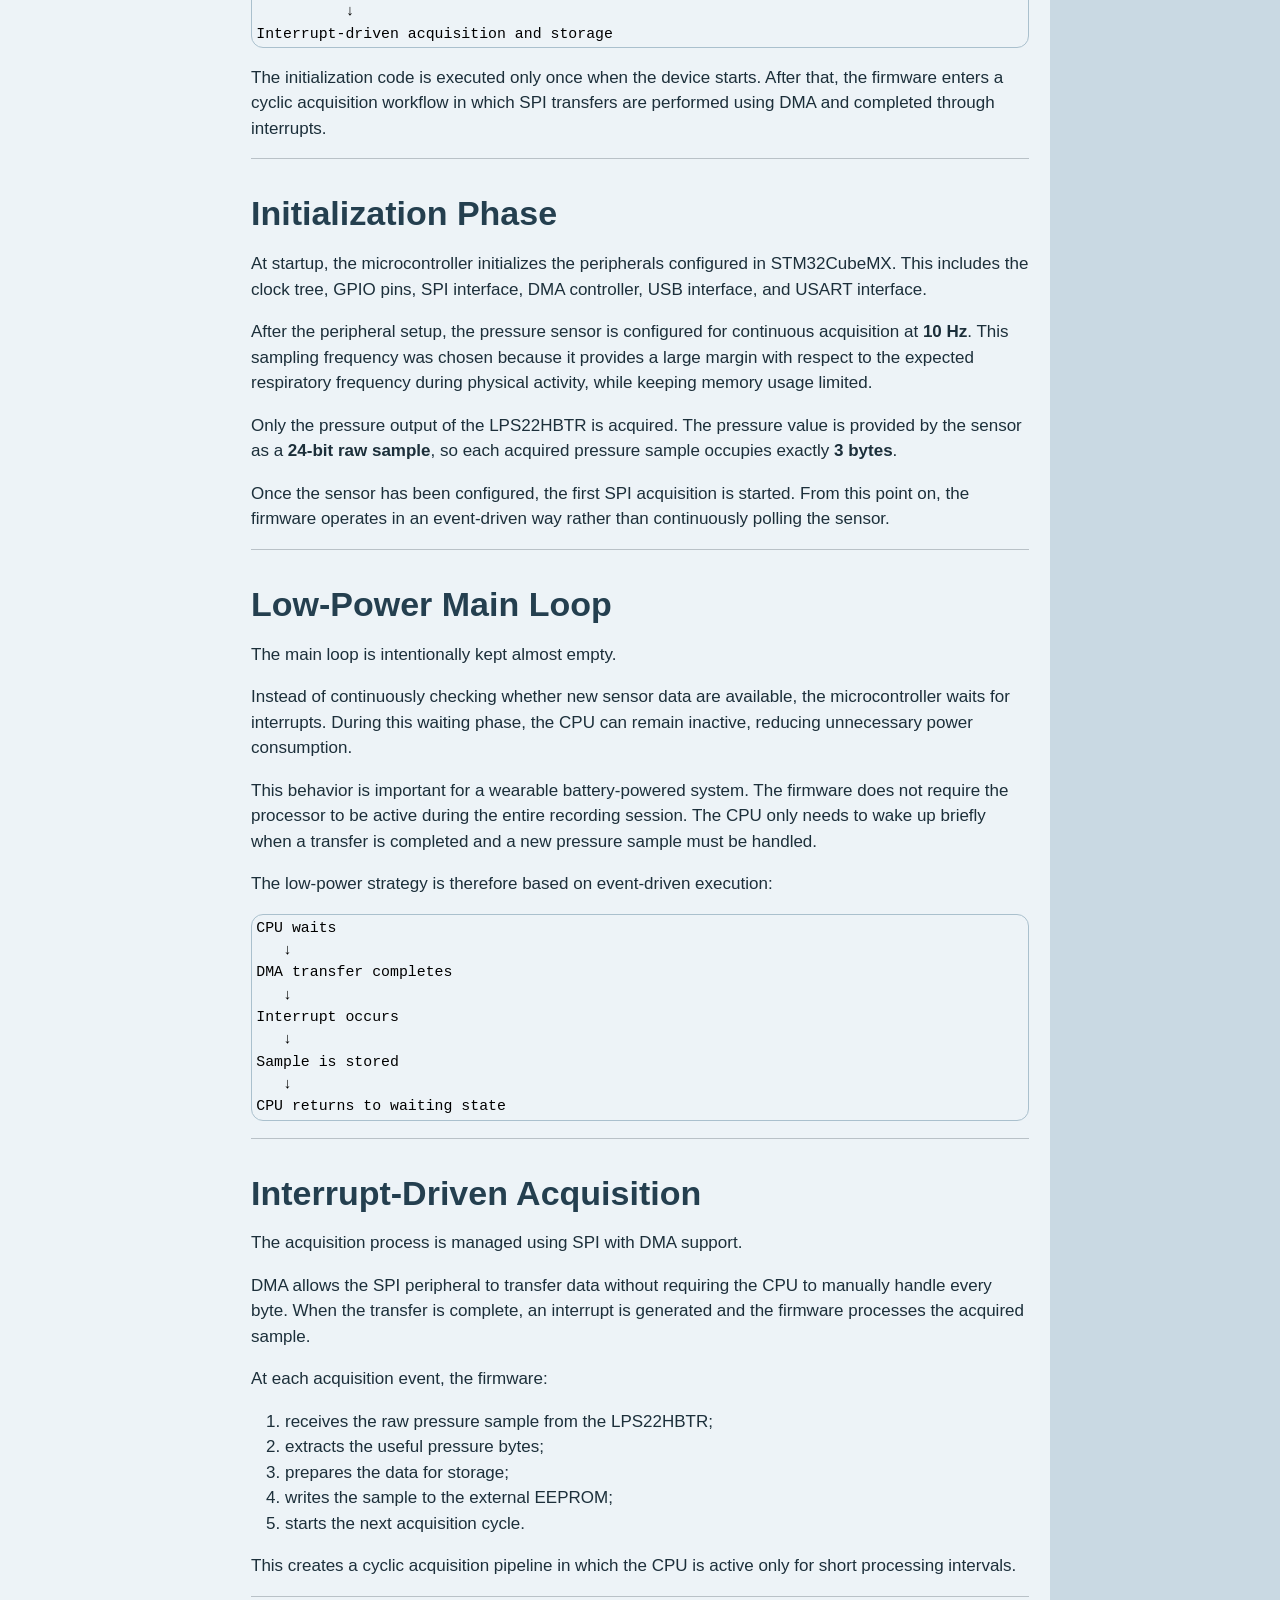
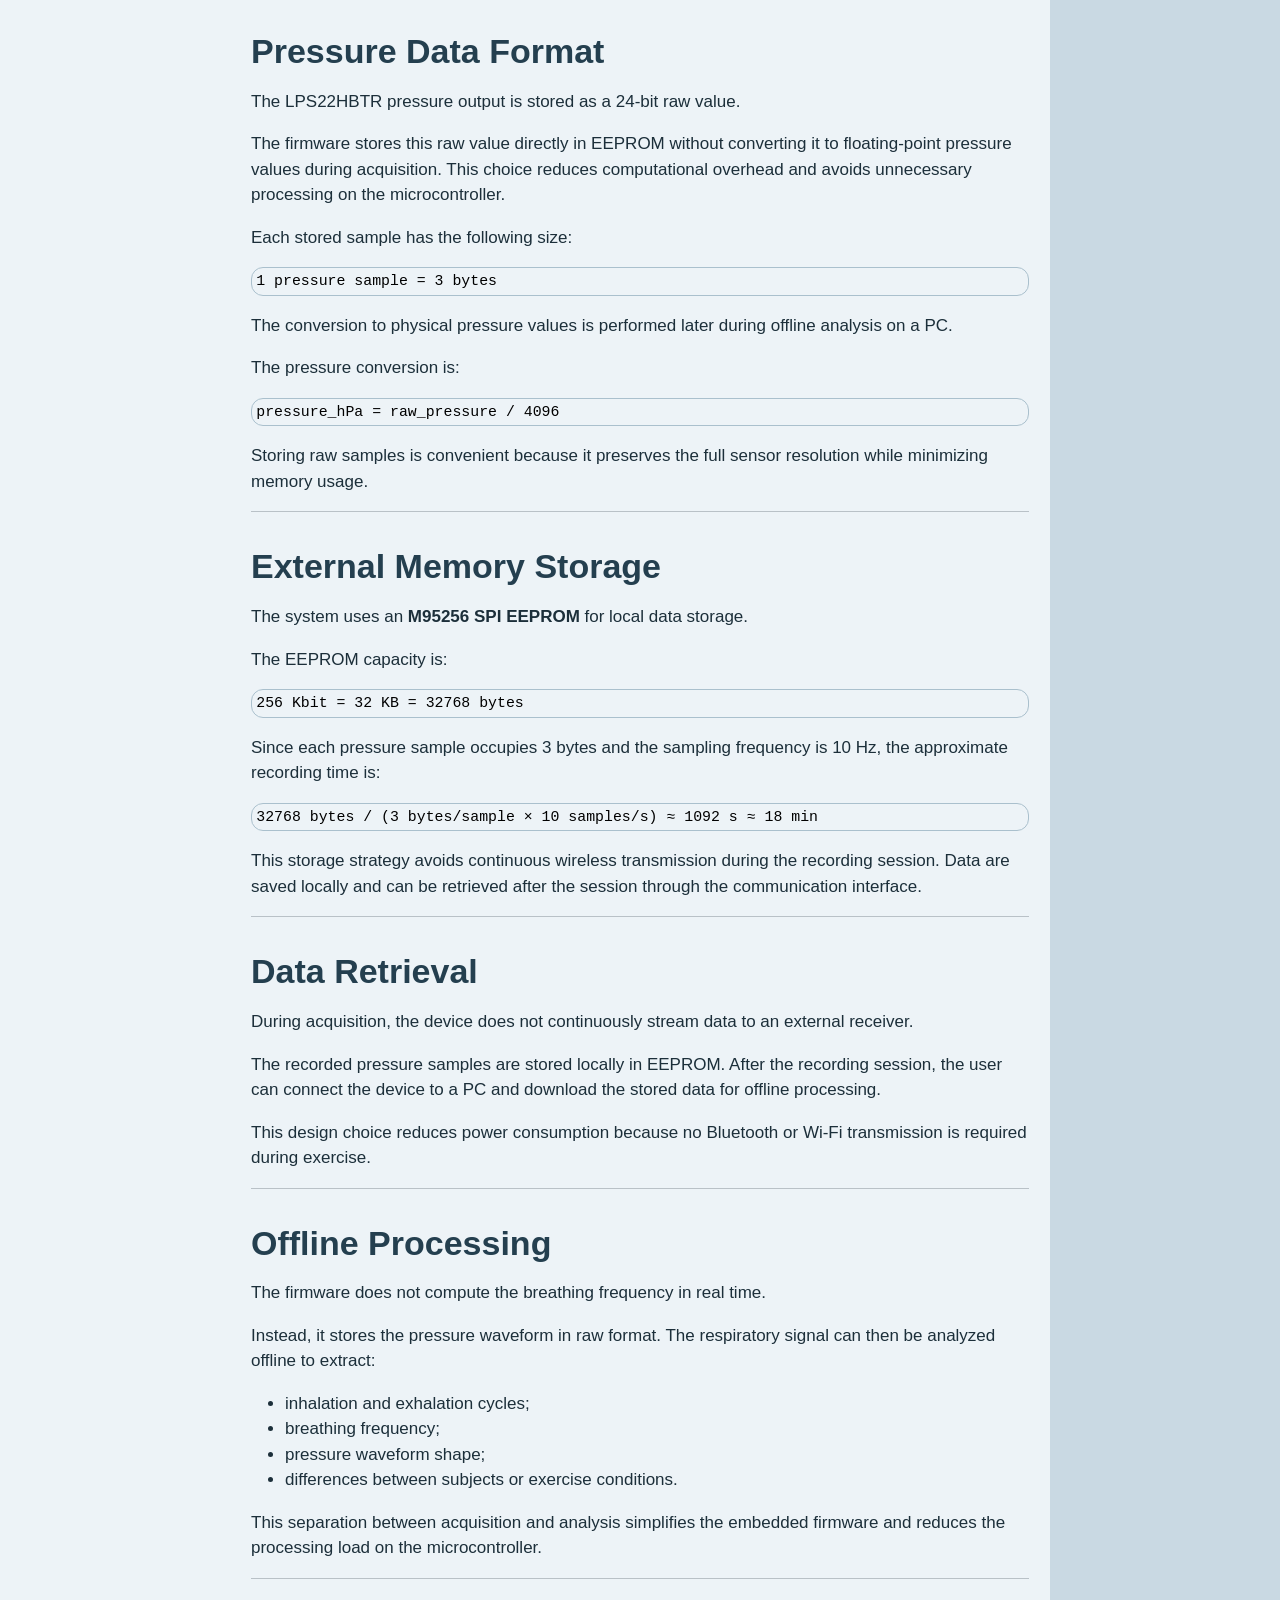
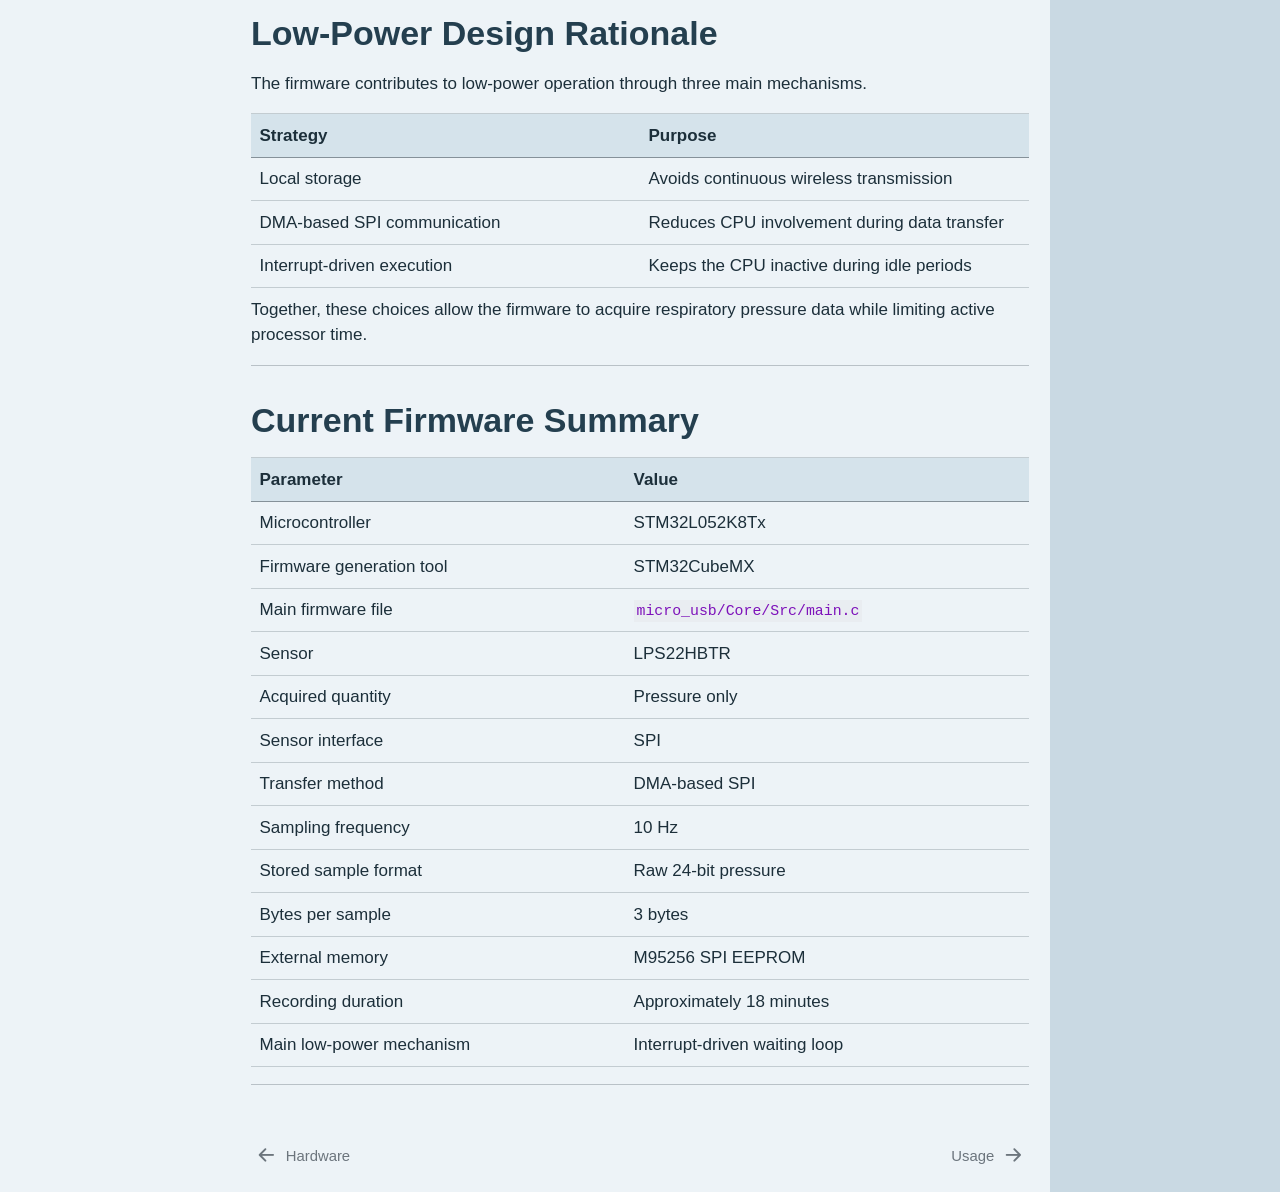
<file: website_files/firmware.html>
<!DOCTYPE html>
<html xmlns="http://www.w3.org/1999/xhtml" lang="en" xml:lang="en"><head>

<meta charset="utf-8">
<meta name="generator" content="quarto-1.8.25">

<meta name="viewport" content="width=device-width, initial-scale=1.0, user-scalable=yes">


<title>Firmware – Air Analyzer</title>
<style>
code{white-space: pre-wrap;}
span.smallcaps{font-variant: small-caps;}
div.columns{display: flex; gap: min(4vw, 1.5em);}
div.column{flex: auto; overflow-x: auto;}
div.hanging-indent{margin-left: 1.5em; text-indent: -1.5em;}
ul.task-list{list-style: none;}
ul.task-list li input[type="checkbox"] {
  width: 0.8em;
  margin: 0 0.8em 0.2em -1em; /* quarto-specific, see https://github.com/quarto-dev/quarto-cli/issues/4556 */ 
  vertical-align: middle;
}
</style>


<script src="site_libs/quarto-nav/quarto-nav.js"></script>
<script src="site_libs/quarto-nav/headroom.min.js"></script>
<script src="site_libs/clipboard/clipboard.min.js"></script>
<script src="site_libs/quarto-search/autocomplete.umd.js"></script>
<script src="site_libs/quarto-search/fuse.min.js"></script>
<script src="site_libs/quarto-search/quarto-search.js"></script>
<meta name="quarto:offset" content="./">
<link href="./usage.html" rel="next">
<link href="./hardware.html" rel="prev">
<script src="site_libs/quarto-html/quarto.js" type="module"></script>
<script src="site_libs/quarto-html/tabsets/tabsets.js" type="module"></script>
<script src="site_libs/quarto-html/axe/axe-check.js" type="module"></script>
<script src="site_libs/quarto-html/popper.min.js"></script>
<script src="site_libs/quarto-html/tippy.umd.min.js"></script>
<script src="site_libs/quarto-html/anchor.min.js"></script>
<link href="site_libs/quarto-html/tippy.css" rel="stylesheet">
<link href="site_libs/quarto-html/quarto-syntax-highlighting-7b89279ff1a6dce999919e0e67d4d9ec.css" rel="stylesheet" id="quarto-text-highlighting-styles">
<script src="site_libs/bootstrap/bootstrap.min.js"></script>
<link href="site_libs/bootstrap/bootstrap-icons.css" rel="stylesheet">
<link href="site_libs/bootstrap/bootstrap-0d0bcf52b549891f408534f49f129a55.min.css" rel="stylesheet" append-hash="true" id="quarto-bootstrap" data-mode="light">
<script id="quarto-search-options" type="application/json">{
  "location": "sidebar",
  "copy-button": false,
  "collapse-after": 3,
  "panel-placement": "start",
  "type": "textbox",
  "limit": 50,
  "keyboard-shortcut": [
    "f",
    "/",
    "s"
  ],
  "show-item-context": false,
  "language": {
    "search-no-results-text": "No results",
    "search-matching-documents-text": "matching documents",
    "search-copy-link-title": "Copy link to search",
    "search-hide-matches-text": "Hide additional matches",
    "search-more-match-text": "more match in this document",
    "search-more-matches-text": "more matches in this document",
    "search-clear-button-title": "Clear",
    "search-text-placeholder": "",
    "search-detached-cancel-button-title": "Cancel",
    "search-submit-button-title": "Submit",
    "search-label": "Search"
  }
}</script>


</head>

<body class="nav-sidebar docked quarto-light">

<div id="quarto-search-results"></div>
  <header id="quarto-header" class="headroom fixed-top">
  <nav class="quarto-secondary-nav">
    <div class="container-fluid d-flex">
      <button type="button" class="quarto-btn-toggle btn" data-bs-toggle="collapse" role="button" data-bs-target=".quarto-sidebar-collapse-item" aria-controls="quarto-sidebar" aria-expanded="false" aria-label="Toggle sidebar navigation" onclick="if (window.quartoToggleHeadroom) { window.quartoToggleHeadroom(); }">
        <i class="bi bi-layout-text-sidebar-reverse"></i>
      </button>
        <nav class="quarto-page-breadcrumbs" aria-label="breadcrumb"><ol class="breadcrumb"><li class="breadcrumb-item"><a href="./firmware.html">Firmware</a></li><li class="breadcrumb-item"><a href="./firmware.html">Firmware</a></li></ol></nav>
        <a class="flex-grow-1" role="navigation" data-bs-toggle="collapse" data-bs-target=".quarto-sidebar-collapse-item" aria-controls="quarto-sidebar" aria-expanded="false" aria-label="Toggle sidebar navigation" onclick="if (window.quartoToggleHeadroom) { window.quartoToggleHeadroom(); }">      
        </a>
      <button type="button" class="btn quarto-search-button" aria-label="Search" onclick="window.quartoOpenSearch();">
        <i class="bi bi-search"></i>
      </button>
    </div>
  </nav>
</header>
<!-- content -->
<div id="quarto-content" class="quarto-container page-columns page-rows-contents page-layout-article">
<!-- sidebar -->
  <nav id="quarto-sidebar" class="sidebar collapse collapse-horizontal quarto-sidebar-collapse-item sidebar-navigation docked overflow-auto">
    <div class="pt-lg-2 mt-2 text-left sidebar-header">
      <a href="./index.html" class="sidebar-logo-link">
      </a>
      </div>
        <div class="mt-2 flex-shrink-0 align-items-center">
        <div class="sidebar-search">
        <div id="quarto-search" class="" title="Search"></div>
        </div>
        </div>
    <div class="sidebar-menu-container"> 
    <ul class="list-unstyled mt-1">
        <li class="sidebar-item">
  <div class="sidebar-item-container"> 
  <a href="./index.html" class="sidebar-item-text sidebar-link">
 <span class="menu-text">Home</span></a>
  </div>
</li>
        <li class="sidebar-item sidebar-item-section">
      <div class="sidebar-item-container"> 
            <a class="sidebar-item-text sidebar-link text-start" data-bs-toggle="collapse" data-bs-target="#quarto-sidebar-section-1" role="navigation" aria-expanded="true">
 <span class="menu-text">Project Overview</span></a>
          <a class="sidebar-item-toggle text-start" data-bs-toggle="collapse" data-bs-target="#quarto-sidebar-section-1" role="navigation" aria-expanded="true" aria-label="Toggle section">
            <i class="bi bi-chevron-right ms-2"></i>
          </a> 
      </div>
      <ul id="quarto-sidebar-section-1" class="collapse list-unstyled sidebar-section depth1 show">  
          <li class="sidebar-item">
  <div class="sidebar-item-container"> 
  <a href="./overview.html" class="sidebar-item-text sidebar-link">
 <span class="menu-text">Overview</span></a>
  </div>
</li>
      </ul>
  </li>
        <li class="sidebar-item sidebar-item-section">
      <div class="sidebar-item-container"> 
            <a class="sidebar-item-text sidebar-link text-start" data-bs-toggle="collapse" data-bs-target="#quarto-sidebar-section-2" role="navigation" aria-expanded="true">
 <span class="menu-text">Hardware</span></a>
          <a class="sidebar-item-toggle text-start" data-bs-toggle="collapse" data-bs-target="#quarto-sidebar-section-2" role="navigation" aria-expanded="true" aria-label="Toggle section">
            <i class="bi bi-chevron-right ms-2"></i>
          </a> 
      </div>
      <ul id="quarto-sidebar-section-2" class="collapse list-unstyled sidebar-section depth1 show">  
          <li class="sidebar-item">
  <div class="sidebar-item-container"> 
  <a href="./hardware.html" class="sidebar-item-text sidebar-link">
 <span class="menu-text">Hardware</span></a>
  </div>
</li>
      </ul>
  </li>
        <li class="sidebar-item sidebar-item-section">
      <div class="sidebar-item-container"> 
            <a class="sidebar-item-text sidebar-link text-start" data-bs-toggle="collapse" data-bs-target="#quarto-sidebar-section-3" role="navigation" aria-expanded="true">
 <span class="menu-text">Firmware</span></a>
          <a class="sidebar-item-toggle text-start" data-bs-toggle="collapse" data-bs-target="#quarto-sidebar-section-3" role="navigation" aria-expanded="true" aria-label="Toggle section">
            <i class="bi bi-chevron-right ms-2"></i>
          </a> 
      </div>
      <ul id="quarto-sidebar-section-3" class="collapse list-unstyled sidebar-section depth1 show">  
          <li class="sidebar-item">
  <div class="sidebar-item-container"> 
  <a href="./firmware.html" class="sidebar-item-text sidebar-link active">
 <span class="menu-text">Firmware</span></a>
  </div>
</li>
      </ul>
  </li>
        <li class="sidebar-item sidebar-item-section">
      <div class="sidebar-item-container"> 
            <a class="sidebar-item-text sidebar-link text-start" data-bs-toggle="collapse" data-bs-target="#quarto-sidebar-section-4" role="navigation" aria-expanded="true">
 <span class="menu-text">Usage</span></a>
          <a class="sidebar-item-toggle text-start" data-bs-toggle="collapse" data-bs-target="#quarto-sidebar-section-4" role="navigation" aria-expanded="true" aria-label="Toggle section">
            <i class="bi bi-chevron-right ms-2"></i>
          </a> 
      </div>
      <ul id="quarto-sidebar-section-4" class="collapse list-unstyled sidebar-section depth1 show">  
          <li class="sidebar-item">
  <div class="sidebar-item-container"> 
  <a href="./usage.html" class="sidebar-item-text sidebar-link">
 <span class="menu-text">Usage</span></a>
  </div>
</li>
      </ul>
  </li>
    </ul>
    </div>
</nav>
<div id="quarto-sidebar-glass" class="quarto-sidebar-collapse-item" data-bs-toggle="collapse" data-bs-target=".quarto-sidebar-collapse-item"></div>
<!-- margin-sidebar -->
    <div id="quarto-margin-sidebar" class="sidebar margin-sidebar">
        <nav id="TOC" role="doc-toc" class="toc-active">
    <h2 id="toc-title">On this page</h2>
   
  <ul>
  <li><a href="#firmware-overview" id="toc-firmware-overview" class="nav-link active" data-scroll-target="#firmware-overview">Firmware Overview</a></li>
  <li><a href="#development-environment" id="toc-development-environment" class="nav-link" data-scroll-target="#development-environment">Development Environment</a></li>
  <li><a href="#project-structure" id="toc-project-structure" class="nav-link" data-scroll-target="#project-structure">Project Structure</a></li>
  <li><a href="#firmware-architecture" id="toc-firmware-architecture" class="nav-link" data-scroll-target="#firmware-architecture">Firmware Architecture</a></li>
  <li><a href="#initialization-phase" id="toc-initialization-phase" class="nav-link" data-scroll-target="#initialization-phase">Initialization Phase</a></li>
  <li><a href="#low-power-main-loop" id="toc-low-power-main-loop" class="nav-link" data-scroll-target="#low-power-main-loop">Low-Power Main Loop</a></li>
  <li><a href="#interrupt-driven-acquisition" id="toc-interrupt-driven-acquisition" class="nav-link" data-scroll-target="#interrupt-driven-acquisition">Interrupt-Driven Acquisition</a></li>
  <li><a href="#pressure-data-format" id="toc-pressure-data-format" class="nav-link" data-scroll-target="#pressure-data-format">Pressure Data Format</a></li>
  <li><a href="#external-memory-storage" id="toc-external-memory-storage" class="nav-link" data-scroll-target="#external-memory-storage">External Memory Storage</a></li>
  <li><a href="#data-retrieval" id="toc-data-retrieval" class="nav-link" data-scroll-target="#data-retrieval">Data Retrieval</a></li>
  <li><a href="#offline-processing" id="toc-offline-processing" class="nav-link" data-scroll-target="#offline-processing">Offline Processing</a></li>
  <li><a href="#low-power-design-rationale" id="toc-low-power-design-rationale" class="nav-link" data-scroll-target="#low-power-design-rationale">Low-Power Design Rationale</a></li>
  <li><a href="#current-firmware-summary" id="toc-current-firmware-summary" class="nav-link" data-scroll-target="#current-firmware-summary">Current Firmware Summary</a></li>
  </ul>
</nav>
    </div>
<!-- main -->
<main class="content" id="quarto-document-content">

<header id="title-block-header" class="quarto-title-block default"><nav class="quarto-page-breadcrumbs quarto-title-breadcrumbs d-none d-lg-block" aria-label="breadcrumb"><ol class="breadcrumb"><li class="breadcrumb-item"><a href="./firmware.html">Firmware</a></li><li class="breadcrumb-item"><a href="./firmware.html">Firmware</a></li></ol></nav>
<div class="quarto-title">
<h1 class="title">Firmware</h1>
</div>



<div class="quarto-title-meta">

    
  
    
  </div>
  


</header>


<p>This section describes the embedded firmware of the <strong>Air Analyzer</strong> system.</p>
<p>The firmware is designed to acquire the pressure signal generated by breathing inside the mask, store the raw samples locally, and reduce CPU activity during idle periods. The current implementation follows a simple low-power, interrupt-driven architecture based on <strong>STM32CubeMX</strong>, <strong>STM32 HAL</strong>, <strong>SPI</strong>, and <strong>DMA</strong>.</p>
<hr>
<section id="firmware-overview" class="level1">
<h1>Firmware Overview</h1>
<p>The firmware is built around three main ideas:</p>
<ol type="1">
<li>configure the pressure sensor once at startup;</li>
<li>keep the main program inactive during idle time;</li>
<li>handle acquisition and storage only when an event occurs.</li>
</ol>
<p>This approach avoids continuous CPU polling. The microcontroller remains mostly inactive and wakes only when data must be moved from the pressure sensor to the external memory.</p>
<p>The current firmware acquires only the pressure signal. Temperature data are not acquired, because the respiratory waveform is extracted from pressure variations inside the mask.</p>
<hr>
</section>
<section id="development-environment" class="level1">
<h1>Development Environment</h1>
<p>The firmware was developed starting from an <strong>STM32CubeMX</strong> project.</p>
<p>CubeMX was used to generate the basic configuration for:</p>
<ul>
<li>system clock;</li>
<li>GPIO pins;</li>
<li>SPI communication;</li>
<li>DMA support;</li>
<li>USART interface for debugging;</li>
<li>USB interface for post-session communication.</li>
</ul>
<p>The application-specific code is added inside the user-code sections generated by CubeMX, so that the project can be regenerated without overwriting the custom firmware logic.</p>
<hr>
</section>
<section id="project-structure" class="level1">
<h1>Project Structure</h1>
<p>The firmware is located mainly in the following project folder:</p>
<pre class="text"><code>micro_usb/</code></pre>
<p>The main application logic is located in:</p>
<pre class="text"><code>micro_usb/Core/Src/main.c</code></pre>
<p>The configuration and peripheral initialization files are generated by CubeMX and organized in the standard STM32 project structure.</p>
<hr>
</section>
<section id="firmware-architecture" class="level1">
<h1>Firmware Architecture</h1>
<p>The firmware can be divided into three main parts:</p>
<pre class="text"><code>Startup and initialization
          ↓
Low-power main loop
          ↓
Interrupt-driven acquisition and storage</code></pre>
<p>The initialization code is executed only once when the device starts. After that, the firmware enters a cyclic acquisition workflow in which SPI transfers are performed using DMA and completed through interrupts.</p>
<hr>
</section>
<section id="initialization-phase" class="level1">
<h1>Initialization Phase</h1>
<p>At startup, the microcontroller initializes the peripherals configured in STM32CubeMX. This includes the clock tree, GPIO pins, SPI interface, DMA controller, USB interface, and USART interface.</p>
<p>After the peripheral setup, the pressure sensor is configured for continuous acquisition at <strong>10 Hz</strong>. This sampling frequency was chosen because it provides a large margin with respect to the expected respiratory frequency during physical activity, while keeping memory usage limited.</p>
<p>Only the pressure output of the LPS22HBTR is acquired. The pressure value is provided by the sensor as a <strong>24-bit raw sample</strong>, so each acquired pressure sample occupies exactly <strong>3 bytes</strong>.</p>
<p>Once the sensor has been configured, the first SPI acquisition is started. From this point on, the firmware operates in an event-driven way rather than continuously polling the sensor.</p>
<hr>
</section>
<section id="low-power-main-loop" class="level1">
<h1>Low-Power Main Loop</h1>
<p>The main loop is intentionally kept almost empty.</p>
<p>Instead of continuously checking whether new sensor data are available, the microcontroller waits for interrupts. During this waiting phase, the CPU can remain inactive, reducing unnecessary power consumption.</p>
<p>This behavior is important for a wearable battery-powered system. The firmware does not require the processor to be active during the entire recording session. The CPU only needs to wake up briefly when a transfer is completed and a new pressure sample must be handled.</p>
<p>The low-power strategy is therefore based on event-driven execution:</p>
<pre class="text"><code>CPU waits
   ↓
DMA transfer completes
   ↓
Interrupt occurs
   ↓
Sample is stored
   ↓
CPU returns to waiting state</code></pre>
<hr>
</section>
<section id="interrupt-driven-acquisition" class="level1">
<h1>Interrupt-Driven Acquisition</h1>
<p>The acquisition process is managed using SPI with DMA support.</p>
<p>DMA allows the SPI peripheral to transfer data without requiring the CPU to manually handle every byte. When the transfer is complete, an interrupt is generated and the firmware processes the acquired sample.</p>
<p>At each acquisition event, the firmware:</p>
<ol type="1">
<li>receives the raw pressure sample from the LPS22HBTR;</li>
<li>extracts the useful pressure bytes;</li>
<li>prepares the data for storage;</li>
<li>writes the sample to the external EEPROM;</li>
<li>starts the next acquisition cycle.</li>
</ol>
<p>This creates a cyclic acquisition pipeline in which the CPU is active only for short processing intervals.</p>
<hr>
</section>
<section id="pressure-data-format" class="level1">
<h1>Pressure Data Format</h1>
<p>The LPS22HBTR pressure output is stored as a 24-bit raw value.</p>
<p>The firmware stores this raw value directly in EEPROM without converting it to floating-point pressure values during acquisition. This choice reduces computational overhead and avoids unnecessary processing on the microcontroller.</p>
<p>Each stored sample has the following size:</p>
<pre class="text"><code>1 pressure sample = 3 bytes</code></pre>
<p>The conversion to physical pressure values is performed later during offline analysis on a PC.</p>
<p>The pressure conversion is:</p>
<pre class="text"><code>pressure_hPa = raw_pressure / 4096</code></pre>
<p>Storing raw samples is convenient because it preserves the full sensor resolution while minimizing memory usage.</p>
<hr>
</section>
<section id="external-memory-storage" class="level1">
<h1>External Memory Storage</h1>
<p>The system uses an <strong>M95256 SPI EEPROM</strong> for local data storage.</p>
<p>The EEPROM capacity is:</p>
<pre class="text"><code>256 Kbit = 32 KB = 32768 bytes</code></pre>
<p>Since each pressure sample occupies 3 bytes and the sampling frequency is 10 Hz, the approximate recording time is:</p>
<pre class="text"><code>32768 bytes / (3 bytes/sample × 10 samples/s) ≈ 1092 s ≈ 18 min</code></pre>
<p>This storage strategy avoids continuous wireless transmission during the recording session. Data are saved locally and can be retrieved after the session through the communication interface.</p>
<hr>
</section>
<section id="data-retrieval" class="level1">
<h1>Data Retrieval</h1>
<p>During acquisition, the device does not continuously stream data to an external receiver.</p>
<p>The recorded pressure samples are stored locally in EEPROM. After the recording session, the user can connect the device to a PC and download the stored data for offline processing.</p>
<p>This design choice reduces power consumption because no Bluetooth or Wi-Fi transmission is required during exercise.</p>
<hr>
</section>
<section id="offline-processing" class="level1">
<h1>Offline Processing</h1>
<p>The firmware does not compute the breathing frequency in real time.</p>
<p>Instead, it stores the pressure waveform in raw format. The respiratory signal can then be analyzed offline to extract:</p>
<ul>
<li>inhalation and exhalation cycles;</li>
<li>breathing frequency;</li>
<li>pressure waveform shape;</li>
<li>differences between subjects or exercise conditions.</li>
</ul>
<p>This separation between acquisition and analysis simplifies the embedded firmware and reduces the processing load on the microcontroller.</p>
<hr>
</section>
<section id="low-power-design-rationale" class="level1">
<h1>Low-Power Design Rationale</h1>
<p>The firmware contributes to low-power operation through three main mechanisms.</p>
<table class="caption-top table">
<colgroup>
<col style="width: 50%">
<col style="width: 50%">
</colgroup>
<thead>
<tr class="header">
<th>Strategy</th>
<th>Purpose</th>
</tr>
</thead>
<tbody>
<tr class="odd">
<td>Local storage</td>
<td>Avoids continuous wireless transmission</td>
</tr>
<tr class="even">
<td>DMA-based SPI communication</td>
<td>Reduces CPU involvement during data transfer</td>
</tr>
<tr class="odd">
<td>Interrupt-driven execution</td>
<td>Keeps the CPU inactive during idle periods</td>
</tr>
</tbody>
</table>
<p>Together, these choices allow the firmware to acquire respiratory pressure data while limiting active processor time.</p>
<hr>
</section>
<section id="current-firmware-summary" class="level1">
<h1>Current Firmware Summary</h1>
<table class="caption-top table">
<thead>
<tr class="header">
<th>Parameter</th>
<th>Value</th>
</tr>
</thead>
<tbody>
<tr class="odd">
<td>Microcontroller</td>
<td>STM32L052K8Tx</td>
</tr>
<tr class="even">
<td>Firmware generation tool</td>
<td>STM32CubeMX</td>
</tr>
<tr class="odd">
<td>Main firmware file</td>
<td><code>micro_usb/Core/Src/main.c</code></td>
</tr>
<tr class="even">
<td>Sensor</td>
<td>LPS22HBTR</td>
</tr>
<tr class="odd">
<td>Acquired quantity</td>
<td>Pressure only</td>
</tr>
<tr class="even">
<td>Sensor interface</td>
<td>SPI</td>
</tr>
<tr class="odd">
<td>Transfer method</td>
<td>DMA-based SPI</td>
</tr>
<tr class="even">
<td>Sampling frequency</td>
<td>10 Hz</td>
</tr>
<tr class="odd">
<td>Stored sample format</td>
<td>Raw 24-bit pressure</td>
</tr>
<tr class="even">
<td>Bytes per sample</td>
<td>3 bytes</td>
</tr>
<tr class="odd">
<td>External memory</td>
<td>M95256 SPI EEPROM</td>
</tr>
<tr class="even">
<td>Recording duration</td>
<td>Approximately 18 minutes</td>
</tr>
<tr class="odd">
<td>Main low-power mechanism</td>
<td>Interrupt-driven waiting loop</td>
</tr>
</tbody>
</table>
<hr>


</section>

</main> <!-- /main -->
<script id="quarto-html-after-body" type="application/javascript">
  window.document.addEventListener("DOMContentLoaded", function (event) {
    const icon = "";
    const anchorJS = new window.AnchorJS();
    anchorJS.options = {
      placement: 'right',
      icon: icon
    };
    anchorJS.add('.anchored');
    const isCodeAnnotation = (el) => {
      for (const clz of el.classList) {
        if (clz.startsWith('code-annotation-')) {                     
          return true;
        }
      }
      return false;
    }
    const onCopySuccess = function(e) {
      // button target
      const button = e.trigger;
      // don't keep focus
      button.blur();
      // flash "checked"
      button.classList.add('code-copy-button-checked');
      var currentTitle = button.getAttribute("title");
      button.setAttribute("title", "Copied!");
      let tooltip;
      if (window.bootstrap) {
        button.setAttribute("data-bs-toggle", "tooltip");
        button.setAttribute("data-bs-placement", "left");
        button.setAttribute("data-bs-title", "Copied!");
        tooltip = new bootstrap.Tooltip(button, 
          { trigger: "manual", 
            customClass: "code-copy-button-tooltip",
            offset: [0, -8]});
        tooltip.show();    
      }
      setTimeout(function() {
        if (tooltip) {
          tooltip.hide();
          button.removeAttribute("data-bs-title");
          button.removeAttribute("data-bs-toggle");
          button.removeAttribute("data-bs-placement");
        }
        button.setAttribute("title", currentTitle);
        button.classList.remove('code-copy-button-checked');
      }, 1000);
      // clear code selection
      e.clearSelection();
    }
    const getTextToCopy = function(trigger) {
      const outerScaffold = trigger.parentElement.cloneNode(true);
      const codeEl = outerScaffold.querySelector('code');
      for (const childEl of codeEl.children) {
        if (isCodeAnnotation(childEl)) {
          childEl.remove();
        }
      }
      return codeEl.innerText;
    }
    const clipboard = new window.ClipboardJS('.code-copy-button:not([data-in-quarto-modal])', {
      text: getTextToCopy
    });
    clipboard.on('success', onCopySuccess);
    if (window.document.getElementById('quarto-embedded-source-code-modal')) {
      const clipboardModal = new window.ClipboardJS('.code-copy-button[data-in-quarto-modal]', {
        text: getTextToCopy,
        container: window.document.getElementById('quarto-embedded-source-code-modal')
      });
      clipboardModal.on('success', onCopySuccess);
    }
      var localhostRegex = new RegExp(/^(?:http|https):\/\/localhost\:?[0-9]*\//);
      var mailtoRegex = new RegExp(/^mailto:/);
        var filterRegex = new RegExp("https:\/\/AlessiaRinaldi\.github\.io\/air_analyzer\/");
      var isInternal = (href) => {
          return filterRegex.test(href) || localhostRegex.test(href) || mailtoRegex.test(href);
      }
      // Inspect non-navigation links and adorn them if external
     var links = window.document.querySelectorAll('a[href]:not(.nav-link):not(.navbar-brand):not(.toc-action):not(.sidebar-link):not(.sidebar-item-toggle):not(.pagination-link):not(.no-external):not([aria-hidden]):not(.dropdown-item):not(.quarto-navigation-tool):not(.about-link)');
      for (var i=0; i<links.length; i++) {
        const link = links[i];
        if (!isInternal(link.href)) {
          // undo the damage that might have been done by quarto-nav.js in the case of
          // links that we want to consider external
          if (link.dataset.originalHref !== undefined) {
            link.href = link.dataset.originalHref;
          }
        }
      }
    function tippyHover(el, contentFn, onTriggerFn, onUntriggerFn) {
      const config = {
        allowHTML: true,
        maxWidth: 500,
        delay: 100,
        arrow: false,
        appendTo: function(el) {
            return el.parentElement;
        },
        interactive: true,
        interactiveBorder: 10,
        theme: 'quarto',
        placement: 'bottom-start',
      };
      if (contentFn) {
        config.content = contentFn;
      }
      if (onTriggerFn) {
        config.onTrigger = onTriggerFn;
      }
      if (onUntriggerFn) {
        config.onUntrigger = onUntriggerFn;
      }
      window.tippy(el, config); 
    }
    const noterefs = window.document.querySelectorAll('a[role="doc-noteref"]');
    for (var i=0; i<noterefs.length; i++) {
      const ref = noterefs[i];
      tippyHover(ref, function() {
        // use id or data attribute instead here
        let href = ref.getAttribute('data-footnote-href') || ref.getAttribute('href');
        try { href = new URL(href).hash; } catch {}
        const id = href.replace(/^#\/?/, "");
        const note = window.document.getElementById(id);
        if (note) {
          return note.innerHTML;
        } else {
          return "";
        }
      });
    }
    const xrefs = window.document.querySelectorAll('a.quarto-xref');
    const processXRef = (id, note) => {
      // Strip column container classes
      const stripColumnClz = (el) => {
        el.classList.remove("page-full", "page-columns");
        if (el.children) {
          for (const child of el.children) {
            stripColumnClz(child);
          }
        }
      }
      stripColumnClz(note)
      if (id === null || id.startsWith('sec-')) {
        // Special case sections, only their first couple elements
        const container = document.createElement("div");
        if (note.children && note.children.length > 2) {
          container.appendChild(note.children[0].cloneNode(true));
          for (let i = 1; i < note.children.length; i++) {
            const child = note.children[i];
            if (child.tagName === "P" && child.innerText === "") {
              continue;
            } else {
              container.appendChild(child.cloneNode(true));
              break;
            }
          }
          if (window.Quarto?.typesetMath) {
            window.Quarto.typesetMath(container);
          }
          return container.innerHTML
        } else {
          if (window.Quarto?.typesetMath) {
            window.Quarto.typesetMath(note);
          }
          return note.innerHTML;
        }
      } else {
        // Remove any anchor links if they are present
        const anchorLink = note.querySelector('a.anchorjs-link');
        if (anchorLink) {
          anchorLink.remove();
        }
        if (window.Quarto?.typesetMath) {
          window.Quarto.typesetMath(note);
        }
        if (note.classList.contains("callout")) {
          return note.outerHTML;
        } else {
          return note.innerHTML;
        }
      }
    }
    for (var i=0; i<xrefs.length; i++) {
      const xref = xrefs[i];
      tippyHover(xref, undefined, function(instance) {
        instance.disable();
        let url = xref.getAttribute('href');
        let hash = undefined; 
        if (url.startsWith('#')) {
          hash = url;
        } else {
          try { hash = new URL(url).hash; } catch {}
        }
        if (hash) {
          const id = hash.replace(/^#\/?/, "");
          const note = window.document.getElementById(id);
          if (note !== null) {
            try {
              const html = processXRef(id, note.cloneNode(true));
              instance.setContent(html);
            } finally {
              instance.enable();
              instance.show();
            }
          } else {
            // See if we can fetch this
            fetch(url.split('#')[0])
            .then(res => res.text())
            .then(html => {
              const parser = new DOMParser();
              const htmlDoc = parser.parseFromString(html, "text/html");
              const note = htmlDoc.getElementById(id);
              if (note !== null) {
                const html = processXRef(id, note);
                instance.setContent(html);
              } 
            }).finally(() => {
              instance.enable();
              instance.show();
            });
          }
        } else {
          // See if we can fetch a full url (with no hash to target)
          // This is a special case and we should probably do some content thinning / targeting
          fetch(url)
          .then(res => res.text())
          .then(html => {
            const parser = new DOMParser();
            const htmlDoc = parser.parseFromString(html, "text/html");
            const note = htmlDoc.querySelector('main.content');
            if (note !== null) {
              // This should only happen for chapter cross references
              // (since there is no id in the URL)
              // remove the first header
              if (note.children.length > 0 && note.children[0].tagName === "HEADER") {
                note.children[0].remove();
              }
              const html = processXRef(null, note);
              instance.setContent(html);
            } 
          }).finally(() => {
            instance.enable();
            instance.show();
          });
        }
      }, function(instance) {
      });
    }
        let selectedAnnoteEl;
        const selectorForAnnotation = ( cell, annotation) => {
          let cellAttr = 'data-code-cell="' + cell + '"';
          let lineAttr = 'data-code-annotation="' +  annotation + '"';
          const selector = 'span[' + cellAttr + '][' + lineAttr + ']';
          return selector;
        }
        const selectCodeLines = (annoteEl) => {
          const doc = window.document;
          const targetCell = annoteEl.getAttribute("data-target-cell");
          const targetAnnotation = annoteEl.getAttribute("data-target-annotation");
          const annoteSpan = window.document.querySelector(selectorForAnnotation(targetCell, targetAnnotation));
          const lines = annoteSpan.getAttribute("data-code-lines").split(",");
          const lineIds = lines.map((line) => {
            return targetCell + "-" + line;
          })
          let top = null;
          let height = null;
          let parent = null;
          if (lineIds.length > 0) {
              //compute the position of the single el (top and bottom and make a div)
              const el = window.document.getElementById(lineIds[0]);
              top = el.offsetTop;
              height = el.offsetHeight;
              parent = el.parentElement.parentElement;
            if (lineIds.length > 1) {
              const lastEl = window.document.getElementById(lineIds[lineIds.length - 1]);
              const bottom = lastEl.offsetTop + lastEl.offsetHeight;
              height = bottom - top;
            }
            if (top !== null && height !== null && parent !== null) {
              // cook up a div (if necessary) and position it 
              let div = window.document.getElementById("code-annotation-line-highlight");
              if (div === null) {
                div = window.document.createElement("div");
                div.setAttribute("id", "code-annotation-line-highlight");
                div.style.position = 'absolute';
                parent.appendChild(div);
              }
              div.style.top = top - 2 + "px";
              div.style.height = height + 4 + "px";
              div.style.left = 0;
              let gutterDiv = window.document.getElementById("code-annotation-line-highlight-gutter");
              if (gutterDiv === null) {
                gutterDiv = window.document.createElement("div");
                gutterDiv.setAttribute("id", "code-annotation-line-highlight-gutter");
                gutterDiv.style.position = 'absolute';
                const codeCell = window.document.getElementById(targetCell);
                const gutter = codeCell.querySelector('.code-annotation-gutter');
                gutter.appendChild(gutterDiv);
              }
              gutterDiv.style.top = top - 2 + "px";
              gutterDiv.style.height = height + 4 + "px";
            }
            selectedAnnoteEl = annoteEl;
          }
        };
        const unselectCodeLines = () => {
          const elementsIds = ["code-annotation-line-highlight", "code-annotation-line-highlight-gutter"];
          elementsIds.forEach((elId) => {
            const div = window.document.getElementById(elId);
            if (div) {
              div.remove();
            }
          });
          selectedAnnoteEl = undefined;
        };
          // Handle positioning of the toggle
      window.addEventListener(
        "resize",
        throttle(() => {
          elRect = undefined;
          if (selectedAnnoteEl) {
            selectCodeLines(selectedAnnoteEl);
          }
        }, 10)
      );
      function throttle(fn, ms) {
      let throttle = false;
      let timer;
        return (...args) => {
          if(!throttle) { // first call gets through
              fn.apply(this, args);
              throttle = true;
          } else { // all the others get throttled
              if(timer) clearTimeout(timer); // cancel #2
              timer = setTimeout(() => {
                fn.apply(this, args);
                timer = throttle = false;
              }, ms);
          }
        };
      }
        // Attach click handler to the DT
        const annoteDls = window.document.querySelectorAll('dt[data-target-cell]');
        for (const annoteDlNode of annoteDls) {
          annoteDlNode.addEventListener('click', (event) => {
            const clickedEl = event.target;
            if (clickedEl !== selectedAnnoteEl) {
              unselectCodeLines();
              const activeEl = window.document.querySelector('dt[data-target-cell].code-annotation-active');
              if (activeEl) {
                activeEl.classList.remove('code-annotation-active');
              }
              selectCodeLines(clickedEl);
              clickedEl.classList.add('code-annotation-active');
            } else {
              // Unselect the line
              unselectCodeLines();
              clickedEl.classList.remove('code-annotation-active');
            }
          });
        }
    const findCites = (el) => {
      const parentEl = el.parentElement;
      if (parentEl) {
        const cites = parentEl.dataset.cites;
        if (cites) {
          return {
            el,
            cites: cites.split(' ')
          };
        } else {
          return findCites(el.parentElement)
        }
      } else {
        return undefined;
      }
    };
    var bibliorefs = window.document.querySelectorAll('a[role="doc-biblioref"]');
    for (var i=0; i<bibliorefs.length; i++) {
      const ref = bibliorefs[i];
      const citeInfo = findCites(ref);
      if (citeInfo) {
        tippyHover(citeInfo.el, function() {
          var popup = window.document.createElement('div');
          citeInfo.cites.forEach(function(cite) {
            var citeDiv = window.document.createElement('div');
            citeDiv.classList.add('hanging-indent');
            citeDiv.classList.add('csl-entry');
            var biblioDiv = window.document.getElementById('ref-' + cite);
            if (biblioDiv) {
              citeDiv.innerHTML = biblioDiv.innerHTML;
            }
            popup.appendChild(citeDiv);
          });
          return popup.innerHTML;
        });
      }
    }
  });
  </script>
<nav class="page-navigation">
  <div class="nav-page nav-page-previous">
      <a href="./hardware.html" class="pagination-link" aria-label="Hardware">
        <i class="bi bi-arrow-left-short"></i> <span class="nav-page-text">Hardware</span>
      </a>          
  </div>
  <div class="nav-page nav-page-next">
      <a href="./usage.html" class="pagination-link" aria-label="Usage">
        <span class="nav-page-text">Usage</span> <i class="bi bi-arrow-right-short"></i>
      </a>
  </div>
</nav>
</div> <!-- /content -->




</body></html>
</file>
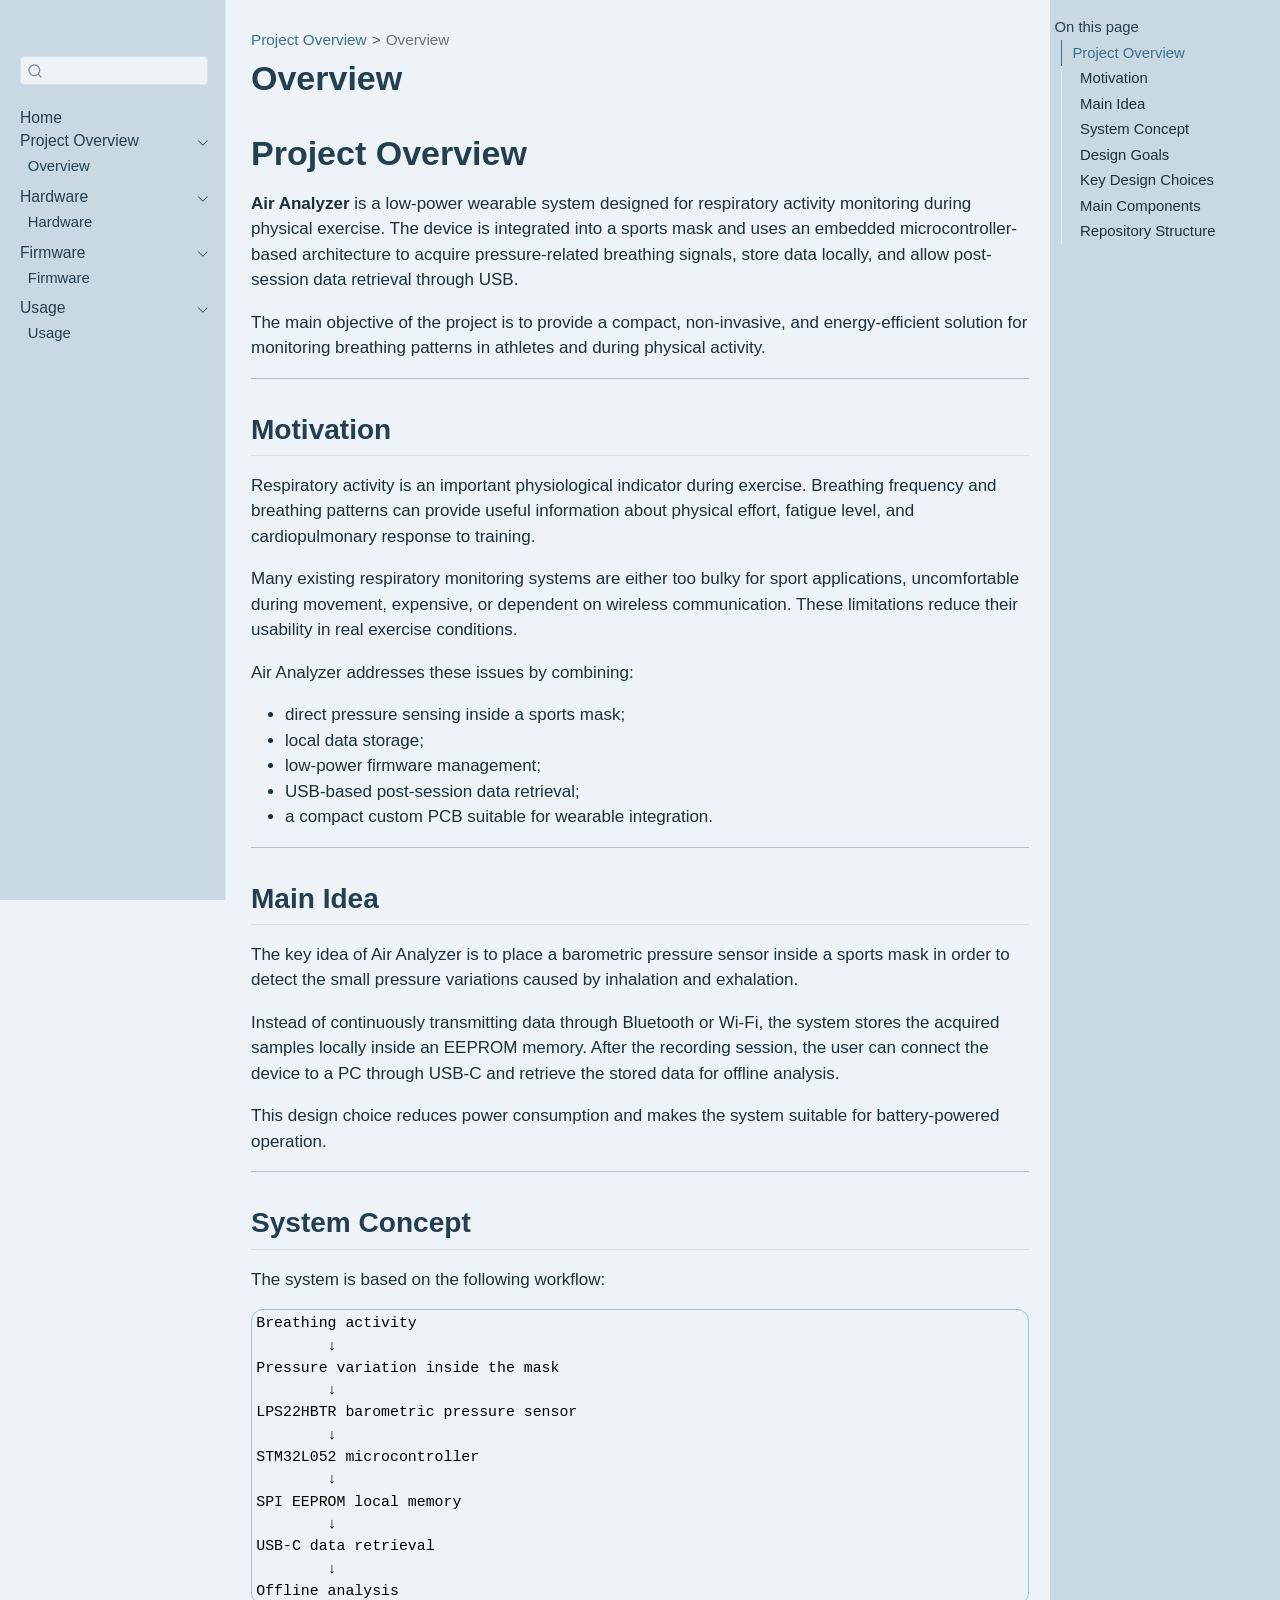
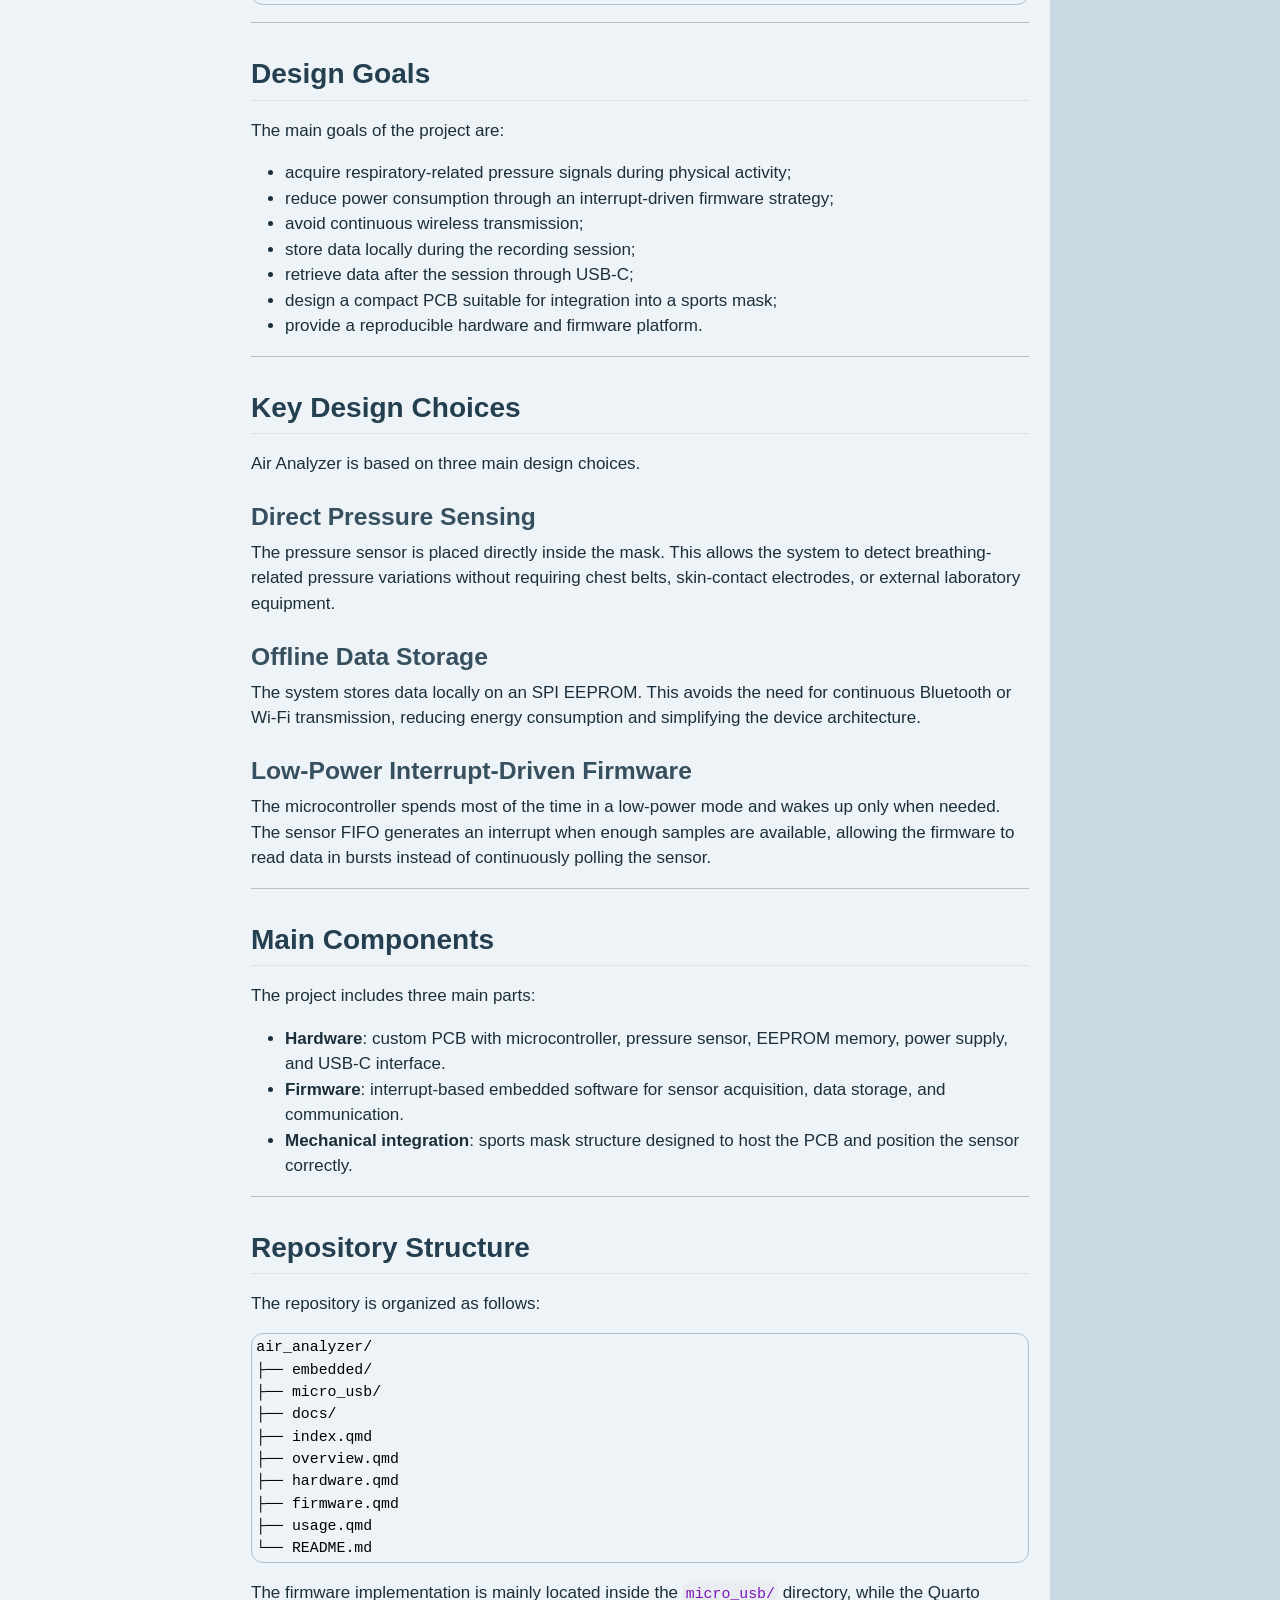
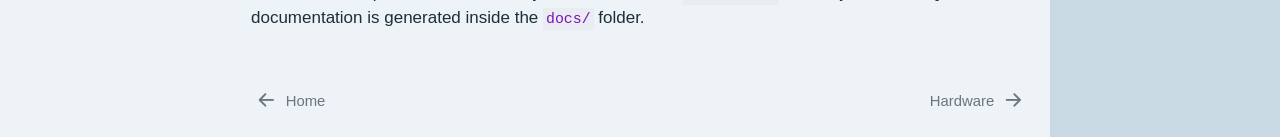
<file: website_files/overview.html>
<!DOCTYPE html>
<html xmlns="http://www.w3.org/1999/xhtml" lang="en" xml:lang="en"><head>

<meta charset="utf-8">
<meta name="generator" content="quarto-1.8.25">

<meta name="viewport" content="width=device-width, initial-scale=1.0, user-scalable=yes">


<title>Overview – Air Analyzer</title>
<style>
code{white-space: pre-wrap;}
span.smallcaps{font-variant: small-caps;}
div.columns{display: flex; gap: min(4vw, 1.5em);}
div.column{flex: auto; overflow-x: auto;}
div.hanging-indent{margin-left: 1.5em; text-indent: -1.5em;}
ul.task-list{list-style: none;}
ul.task-list li input[type="checkbox"] {
  width: 0.8em;
  margin: 0 0.8em 0.2em -1em; /* quarto-specific, see https://github.com/quarto-dev/quarto-cli/issues/4556 */ 
  vertical-align: middle;
}
</style>


<script src="site_libs/quarto-nav/quarto-nav.js"></script>
<script src="site_libs/quarto-nav/headroom.min.js"></script>
<script src="site_libs/clipboard/clipboard.min.js"></script>
<script src="site_libs/quarto-search/autocomplete.umd.js"></script>
<script src="site_libs/quarto-search/fuse.min.js"></script>
<script src="site_libs/quarto-search/quarto-search.js"></script>
<meta name="quarto:offset" content="./">
<link href="./hardware.html" rel="next">
<link href="./index.html" rel="prev">
<script src="site_libs/quarto-html/quarto.js" type="module"></script>
<script src="site_libs/quarto-html/tabsets/tabsets.js" type="module"></script>
<script src="site_libs/quarto-html/axe/axe-check.js" type="module"></script>
<script src="site_libs/quarto-html/popper.min.js"></script>
<script src="site_libs/quarto-html/tippy.umd.min.js"></script>
<script src="site_libs/quarto-html/anchor.min.js"></script>
<link href="site_libs/quarto-html/tippy.css" rel="stylesheet">
<link href="site_libs/quarto-html/quarto-syntax-highlighting-7b89279ff1a6dce999919e0e67d4d9ec.css" rel="stylesheet" id="quarto-text-highlighting-styles">
<script src="site_libs/bootstrap/bootstrap.min.js"></script>
<link href="site_libs/bootstrap/bootstrap-icons.css" rel="stylesheet">
<link href="site_libs/bootstrap/bootstrap-0d0bcf52b549891f408534f49f129a55.min.css" rel="stylesheet" append-hash="true" id="quarto-bootstrap" data-mode="light">
<script id="quarto-search-options" type="application/json">{
  "location": "sidebar",
  "copy-button": false,
  "collapse-after": 3,
  "panel-placement": "start",
  "type": "textbox",
  "limit": 50,
  "keyboard-shortcut": [
    "f",
    "/",
    "s"
  ],
  "show-item-context": false,
  "language": {
    "search-no-results-text": "No results",
    "search-matching-documents-text": "matching documents",
    "search-copy-link-title": "Copy link to search",
    "search-hide-matches-text": "Hide additional matches",
    "search-more-match-text": "more match in this document",
    "search-more-matches-text": "more matches in this document",
    "search-clear-button-title": "Clear",
    "search-text-placeholder": "",
    "search-detached-cancel-button-title": "Cancel",
    "search-submit-button-title": "Submit",
    "search-label": "Search"
  }
}</script>


</head>

<body class="nav-sidebar docked quarto-light">

<div id="quarto-search-results"></div>
  <header id="quarto-header" class="headroom fixed-top">
  <nav class="quarto-secondary-nav">
    <div class="container-fluid d-flex">
      <button type="button" class="quarto-btn-toggle btn" data-bs-toggle="collapse" role="button" data-bs-target=".quarto-sidebar-collapse-item" aria-controls="quarto-sidebar" aria-expanded="false" aria-label="Toggle sidebar navigation" onclick="if (window.quartoToggleHeadroom) { window.quartoToggleHeadroom(); }">
        <i class="bi bi-layout-text-sidebar-reverse"></i>
      </button>
        <nav class="quarto-page-breadcrumbs" aria-label="breadcrumb"><ol class="breadcrumb"><li class="breadcrumb-item"><a href="./overview.html">Project Overview</a></li><li class="breadcrumb-item"><a href="./overview.html">Overview</a></li></ol></nav>
        <a class="flex-grow-1" role="navigation" data-bs-toggle="collapse" data-bs-target=".quarto-sidebar-collapse-item" aria-controls="quarto-sidebar" aria-expanded="false" aria-label="Toggle sidebar navigation" onclick="if (window.quartoToggleHeadroom) { window.quartoToggleHeadroom(); }">      
        </a>
      <button type="button" class="btn quarto-search-button" aria-label="Search" onclick="window.quartoOpenSearch();">
        <i class="bi bi-search"></i>
      </button>
    </div>
  </nav>
</header>
<!-- content -->
<div id="quarto-content" class="quarto-container page-columns page-rows-contents page-layout-article">
<!-- sidebar -->
  <nav id="quarto-sidebar" class="sidebar collapse collapse-horizontal quarto-sidebar-collapse-item sidebar-navigation docked overflow-auto">
    <div class="pt-lg-2 mt-2 text-left sidebar-header">
      <a href="./index.html" class="sidebar-logo-link">
      </a>
      </div>
        <div class="mt-2 flex-shrink-0 align-items-center">
        <div class="sidebar-search">
        <div id="quarto-search" class="" title="Search"></div>
        </div>
        </div>
    <div class="sidebar-menu-container"> 
    <ul class="list-unstyled mt-1">
        <li class="sidebar-item">
  <div class="sidebar-item-container"> 
  <a href="./index.html" class="sidebar-item-text sidebar-link">
 <span class="menu-text">Home</span></a>
  </div>
</li>
        <li class="sidebar-item sidebar-item-section">
      <div class="sidebar-item-container"> 
            <a class="sidebar-item-text sidebar-link text-start" data-bs-toggle="collapse" data-bs-target="#quarto-sidebar-section-1" role="navigation" aria-expanded="true">
 <span class="menu-text">Project Overview</span></a>
          <a class="sidebar-item-toggle text-start" data-bs-toggle="collapse" data-bs-target="#quarto-sidebar-section-1" role="navigation" aria-expanded="true" aria-label="Toggle section">
            <i class="bi bi-chevron-right ms-2"></i>
          </a> 
      </div>
      <ul id="quarto-sidebar-section-1" class="collapse list-unstyled sidebar-section depth1 show">  
          <li class="sidebar-item">
  <div class="sidebar-item-container"> 
  <a href="./overview.html" class="sidebar-item-text sidebar-link active">
 <span class="menu-text">Overview</span></a>
  </div>
</li>
      </ul>
  </li>
        <li class="sidebar-item sidebar-item-section">
      <div class="sidebar-item-container"> 
            <a class="sidebar-item-text sidebar-link text-start" data-bs-toggle="collapse" data-bs-target="#quarto-sidebar-section-2" role="navigation" aria-expanded="true">
 <span class="menu-text">Hardware</span></a>
          <a class="sidebar-item-toggle text-start" data-bs-toggle="collapse" data-bs-target="#quarto-sidebar-section-2" role="navigation" aria-expanded="true" aria-label="Toggle section">
            <i class="bi bi-chevron-right ms-2"></i>
          </a> 
      </div>
      <ul id="quarto-sidebar-section-2" class="collapse list-unstyled sidebar-section depth1 show">  
          <li class="sidebar-item">
  <div class="sidebar-item-container"> 
  <a href="./hardware.html" class="sidebar-item-text sidebar-link">
 <span class="menu-text">Hardware</span></a>
  </div>
</li>
      </ul>
  </li>
        <li class="sidebar-item sidebar-item-section">
      <div class="sidebar-item-container"> 
            <a class="sidebar-item-text sidebar-link text-start" data-bs-toggle="collapse" data-bs-target="#quarto-sidebar-section-3" role="navigation" aria-expanded="true">
 <span class="menu-text">Firmware</span></a>
          <a class="sidebar-item-toggle text-start" data-bs-toggle="collapse" data-bs-target="#quarto-sidebar-section-3" role="navigation" aria-expanded="true" aria-label="Toggle section">
            <i class="bi bi-chevron-right ms-2"></i>
          </a> 
      </div>
      <ul id="quarto-sidebar-section-3" class="collapse list-unstyled sidebar-section depth1 show">  
          <li class="sidebar-item">
  <div class="sidebar-item-container"> 
  <a href="./firmware.html" class="sidebar-item-text sidebar-link">
 <span class="menu-text">Firmware</span></a>
  </div>
</li>
      </ul>
  </li>
        <li class="sidebar-item sidebar-item-section">
      <div class="sidebar-item-container"> 
            <a class="sidebar-item-text sidebar-link text-start" data-bs-toggle="collapse" data-bs-target="#quarto-sidebar-section-4" role="navigation" aria-expanded="true">
 <span class="menu-text">Usage</span></a>
          <a class="sidebar-item-toggle text-start" data-bs-toggle="collapse" data-bs-target="#quarto-sidebar-section-4" role="navigation" aria-expanded="true" aria-label="Toggle section">
            <i class="bi bi-chevron-right ms-2"></i>
          </a> 
      </div>
      <ul id="quarto-sidebar-section-4" class="collapse list-unstyled sidebar-section depth1 show">  
          <li class="sidebar-item">
  <div class="sidebar-item-container"> 
  <a href="./usage.html" class="sidebar-item-text sidebar-link">
 <span class="menu-text">Usage</span></a>
  </div>
</li>
      </ul>
  </li>
    </ul>
    </div>
</nav>
<div id="quarto-sidebar-glass" class="quarto-sidebar-collapse-item" data-bs-toggle="collapse" data-bs-target=".quarto-sidebar-collapse-item"></div>
<!-- margin-sidebar -->
    <div id="quarto-margin-sidebar" class="sidebar margin-sidebar">
        <nav id="TOC" role="doc-toc" class="toc-active">
    <h2 id="toc-title">On this page</h2>
   
  <ul>
  <li><a href="#project-overview" id="toc-project-overview" class="nav-link active" data-scroll-target="#project-overview">Project Overview</a>
  <ul class="collapse">
  <li><a href="#motivation" id="toc-motivation" class="nav-link" data-scroll-target="#motivation">Motivation</a></li>
  <li><a href="#main-idea" id="toc-main-idea" class="nav-link" data-scroll-target="#main-idea">Main Idea</a></li>
  <li><a href="#system-concept" id="toc-system-concept" class="nav-link" data-scroll-target="#system-concept">System Concept</a></li>
  <li><a href="#design-goals" id="toc-design-goals" class="nav-link" data-scroll-target="#design-goals">Design Goals</a></li>
  <li><a href="#key-design-choices" id="toc-key-design-choices" class="nav-link" data-scroll-target="#key-design-choices">Key Design Choices</a>
  <ul class="collapse">
  <li><a href="#direct-pressure-sensing" id="toc-direct-pressure-sensing" class="nav-link" data-scroll-target="#direct-pressure-sensing">Direct Pressure Sensing</a></li>
  <li><a href="#offline-data-storage" id="toc-offline-data-storage" class="nav-link" data-scroll-target="#offline-data-storage">Offline Data Storage</a></li>
  <li><a href="#low-power-interrupt-driven-firmware" id="toc-low-power-interrupt-driven-firmware" class="nav-link" data-scroll-target="#low-power-interrupt-driven-firmware">Low-Power Interrupt-Driven Firmware</a></li>
  </ul></li>
  <li><a href="#main-components" id="toc-main-components" class="nav-link" data-scroll-target="#main-components">Main Components</a></li>
  <li><a href="#repository-structure" id="toc-repository-structure" class="nav-link" data-scroll-target="#repository-structure">Repository Structure</a></li>
  </ul></li>
  </ul>
</nav>
    </div>
<!-- main -->
<main class="content" id="quarto-document-content">

<header id="title-block-header" class="quarto-title-block default"><nav class="quarto-page-breadcrumbs quarto-title-breadcrumbs d-none d-lg-block" aria-label="breadcrumb"><ol class="breadcrumb"><li class="breadcrumb-item"><a href="./overview.html">Project Overview</a></li><li class="breadcrumb-item"><a href="./overview.html">Overview</a></li></ol></nav>
<div class="quarto-title">
<h1 class="title">Overview</h1>
</div>



<div class="quarto-title-meta">

    
  
    
  </div>
  


</header>


<section id="project-overview" class="level1">
<h1>Project Overview</h1>
<p><strong>Air Analyzer</strong> is a low-power wearable system designed for respiratory activity monitoring during physical exercise. The device is integrated into a sports mask and uses an embedded microcontroller-based architecture to acquire pressure-related breathing signals, store data locally, and allow post-session data retrieval through USB.</p>
<p>The main objective of the project is to provide a compact, non-invasive, and energy-efficient solution for monitoring breathing patterns in athletes and during physical activity.</p>
<hr>
<section id="motivation" class="level2">
<h2 class="anchored" data-anchor-id="motivation">Motivation</h2>
<p>Respiratory activity is an important physiological indicator during exercise. Breathing frequency and breathing patterns can provide useful information about physical effort, fatigue level, and cardiopulmonary response to training.</p>
<p>Many existing respiratory monitoring systems are either too bulky for sport applications, uncomfortable during movement, expensive, or dependent on wireless communication. These limitations reduce their usability in real exercise conditions.</p>
<p>Air Analyzer addresses these issues by combining:</p>
<ul>
<li>direct pressure sensing inside a sports mask;</li>
<li>local data storage;</li>
<li>low-power firmware management;</li>
<li>USB-based post-session data retrieval;</li>
<li>a compact custom PCB suitable for wearable integration.</li>
</ul>
<hr>
</section>
<section id="main-idea" class="level2">
<h2 class="anchored" data-anchor-id="main-idea">Main Idea</h2>
<p>The key idea of Air Analyzer is to place a barometric pressure sensor inside a sports mask in order to detect the small pressure variations caused by inhalation and exhalation.</p>
<p>Instead of continuously transmitting data through Bluetooth or Wi-Fi, the system stores the acquired samples locally inside an EEPROM memory. After the recording session, the user can connect the device to a PC through USB-C and retrieve the stored data for offline analysis.</p>
<p>This design choice reduces power consumption and makes the system suitable for battery-powered operation.</p>
<hr>
</section>
<section id="system-concept" class="level2">
<h2 class="anchored" data-anchor-id="system-concept">System Concept</h2>
<p>The system is based on the following workflow:</p>
<pre class="text"><code>Breathing activity
        ↓
Pressure variation inside the mask
        ↓
LPS22HBTR barometric pressure sensor
        ↓
STM32L052 microcontroller
        ↓
SPI EEPROM local memory
        ↓
USB-C data retrieval
        ↓
Offline analysis</code></pre>
<hr>
</section>
<section id="design-goals" class="level2">
<h2 class="anchored" data-anchor-id="design-goals">Design Goals</h2>
<p>The main goals of the project are:</p>
<ul>
<li>acquire respiratory-related pressure signals during physical activity;</li>
<li>reduce power consumption through an interrupt-driven firmware strategy;</li>
<li>avoid continuous wireless transmission;</li>
<li>store data locally during the recording session;</li>
<li>retrieve data after the session through USB-C;</li>
<li>design a compact PCB suitable for integration into a sports mask;</li>
<li>provide a reproducible hardware and firmware platform.</li>
</ul>
<hr>
</section>
<section id="key-design-choices" class="level2">
<h2 class="anchored" data-anchor-id="key-design-choices">Key Design Choices</h2>
<p>Air Analyzer is based on three main design choices.</p>
<section id="direct-pressure-sensing" class="level3">
<h3 class="anchored" data-anchor-id="direct-pressure-sensing">Direct Pressure Sensing</h3>
<p>The pressure sensor is placed directly inside the mask. This allows the system to detect breathing-related pressure variations without requiring chest belts, skin-contact electrodes, or external laboratory equipment.</p>
</section>
<section id="offline-data-storage" class="level3">
<h3 class="anchored" data-anchor-id="offline-data-storage">Offline Data Storage</h3>
<p>The system stores data locally on an SPI EEPROM. This avoids the need for continuous Bluetooth or Wi-Fi transmission, reducing energy consumption and simplifying the device architecture.</p>
</section>
<section id="low-power-interrupt-driven-firmware" class="level3">
<h3 class="anchored" data-anchor-id="low-power-interrupt-driven-firmware">Low-Power Interrupt-Driven Firmware</h3>
<p>The microcontroller spends most of the time in a low-power mode and wakes up only when needed. The sensor FIFO generates an interrupt when enough samples are available, allowing the firmware to read data in bursts instead of continuously polling the sensor.</p>
<hr>
</section>
</section>
<section id="main-components" class="level2">
<h2 class="anchored" data-anchor-id="main-components">Main Components</h2>
<p>The project includes three main parts:</p>
<ul>
<li><strong>Hardware</strong>: custom PCB with microcontroller, pressure sensor, EEPROM memory, power supply, and USB-C interface.</li>
<li><strong>Firmware</strong>: interrupt-based embedded software for sensor acquisition, data storage, and communication.</li>
<li><strong>Mechanical integration</strong>: sports mask structure designed to host the PCB and position the sensor correctly.</li>
</ul>
<hr>
</section>
<section id="repository-structure" class="level2">
<h2 class="anchored" data-anchor-id="repository-structure">Repository Structure</h2>
<p>The repository is organized as follows:</p>
<pre class="text"><code>air_analyzer/
├── embedded/
├── micro_usb/
├── docs/
├── index.qmd
├── overview.qmd
├── hardware.qmd
├── firmware.qmd
├── usage.qmd
└── README.md</code></pre>
<p>The firmware implementation is mainly located inside the <code>micro_usb/</code> directory, while the Quarto documentation is generated inside the <code>docs/</code> folder.</p>


</section>
</section>

</main> <!-- /main -->
<script id="quarto-html-after-body" type="application/javascript">
  window.document.addEventListener("DOMContentLoaded", function (event) {
    const icon = "";
    const anchorJS = new window.AnchorJS();
    anchorJS.options = {
      placement: 'right',
      icon: icon
    };
    anchorJS.add('.anchored');
    const isCodeAnnotation = (el) => {
      for (const clz of el.classList) {
        if (clz.startsWith('code-annotation-')) {                     
          return true;
        }
      }
      return false;
    }
    const onCopySuccess = function(e) {
      // button target
      const button = e.trigger;
      // don't keep focus
      button.blur();
      // flash "checked"
      button.classList.add('code-copy-button-checked');
      var currentTitle = button.getAttribute("title");
      button.setAttribute("title", "Copied!");
      let tooltip;
      if (window.bootstrap) {
        button.setAttribute("data-bs-toggle", "tooltip");
        button.setAttribute("data-bs-placement", "left");
        button.setAttribute("data-bs-title", "Copied!");
        tooltip = new bootstrap.Tooltip(button, 
          { trigger: "manual", 
            customClass: "code-copy-button-tooltip",
            offset: [0, -8]});
        tooltip.show();    
      }
      setTimeout(function() {
        if (tooltip) {
          tooltip.hide();
          button.removeAttribute("data-bs-title");
          button.removeAttribute("data-bs-toggle");
          button.removeAttribute("data-bs-placement");
        }
        button.setAttribute("title", currentTitle);
        button.classList.remove('code-copy-button-checked');
      }, 1000);
      // clear code selection
      e.clearSelection();
    }
    const getTextToCopy = function(trigger) {
      const outerScaffold = trigger.parentElement.cloneNode(true);
      const codeEl = outerScaffold.querySelector('code');
      for (const childEl of codeEl.children) {
        if (isCodeAnnotation(childEl)) {
          childEl.remove();
        }
      }
      return codeEl.innerText;
    }
    const clipboard = new window.ClipboardJS('.code-copy-button:not([data-in-quarto-modal])', {
      text: getTextToCopy
    });
    clipboard.on('success', onCopySuccess);
    if (window.document.getElementById('quarto-embedded-source-code-modal')) {
      const clipboardModal = new window.ClipboardJS('.code-copy-button[data-in-quarto-modal]', {
        text: getTextToCopy,
        container: window.document.getElementById('quarto-embedded-source-code-modal')
      });
      clipboardModal.on('success', onCopySuccess);
    }
      var localhostRegex = new RegExp(/^(?:http|https):\/\/localhost\:?[0-9]*\//);
      var mailtoRegex = new RegExp(/^mailto:/);
        var filterRegex = new RegExp("https:\/\/AlessiaRinaldi\.github\.io\/air_analyzer\/");
      var isInternal = (href) => {
          return filterRegex.test(href) || localhostRegex.test(href) || mailtoRegex.test(href);
      }
      // Inspect non-navigation links and adorn them if external
     var links = window.document.querySelectorAll('a[href]:not(.nav-link):not(.navbar-brand):not(.toc-action):not(.sidebar-link):not(.sidebar-item-toggle):not(.pagination-link):not(.no-external):not([aria-hidden]):not(.dropdown-item):not(.quarto-navigation-tool):not(.about-link)');
      for (var i=0; i<links.length; i++) {
        const link = links[i];
        if (!isInternal(link.href)) {
          // undo the damage that might have been done by quarto-nav.js in the case of
          // links that we want to consider external
          if (link.dataset.originalHref !== undefined) {
            link.href = link.dataset.originalHref;
          }
        }
      }
    function tippyHover(el, contentFn, onTriggerFn, onUntriggerFn) {
      const config = {
        allowHTML: true,
        maxWidth: 500,
        delay: 100,
        arrow: false,
        appendTo: function(el) {
            return el.parentElement;
        },
        interactive: true,
        interactiveBorder: 10,
        theme: 'quarto',
        placement: 'bottom-start',
      };
      if (contentFn) {
        config.content = contentFn;
      }
      if (onTriggerFn) {
        config.onTrigger = onTriggerFn;
      }
      if (onUntriggerFn) {
        config.onUntrigger = onUntriggerFn;
      }
      window.tippy(el, config); 
    }
    const noterefs = window.document.querySelectorAll('a[role="doc-noteref"]');
    for (var i=0; i<noterefs.length; i++) {
      const ref = noterefs[i];
      tippyHover(ref, function() {
        // use id or data attribute instead here
        let href = ref.getAttribute('data-footnote-href') || ref.getAttribute('href');
        try { href = new URL(href).hash; } catch {}
        const id = href.replace(/^#\/?/, "");
        const note = window.document.getElementById(id);
        if (note) {
          return note.innerHTML;
        } else {
          return "";
        }
      });
    }
    const xrefs = window.document.querySelectorAll('a.quarto-xref');
    const processXRef = (id, note) => {
      // Strip column container classes
      const stripColumnClz = (el) => {
        el.classList.remove("page-full", "page-columns");
        if (el.children) {
          for (const child of el.children) {
            stripColumnClz(child);
          }
        }
      }
      stripColumnClz(note)
      if (id === null || id.startsWith('sec-')) {
        // Special case sections, only their first couple elements
        const container = document.createElement("div");
        if (note.children && note.children.length > 2) {
          container.appendChild(note.children[0].cloneNode(true));
          for (let i = 1; i < note.children.length; i++) {
            const child = note.children[i];
            if (child.tagName === "P" && child.innerText === "") {
              continue;
            } else {
              container.appendChild(child.cloneNode(true));
              break;
            }
          }
          if (window.Quarto?.typesetMath) {
            window.Quarto.typesetMath(container);
          }
          return container.innerHTML
        } else {
          if (window.Quarto?.typesetMath) {
            window.Quarto.typesetMath(note);
          }
          return note.innerHTML;
        }
      } else {
        // Remove any anchor links if they are present
        const anchorLink = note.querySelector('a.anchorjs-link');
        if (anchorLink) {
          anchorLink.remove();
        }
        if (window.Quarto?.typesetMath) {
          window.Quarto.typesetMath(note);
        }
        if (note.classList.contains("callout")) {
          return note.outerHTML;
        } else {
          return note.innerHTML;
        }
      }
    }
    for (var i=0; i<xrefs.length; i++) {
      const xref = xrefs[i];
      tippyHover(xref, undefined, function(instance) {
        instance.disable();
        let url = xref.getAttribute('href');
        let hash = undefined; 
        if (url.startsWith('#')) {
          hash = url;
        } else {
          try { hash = new URL(url).hash; } catch {}
        }
        if (hash) {
          const id = hash.replace(/^#\/?/, "");
          const note = window.document.getElementById(id);
          if (note !== null) {
            try {
              const html = processXRef(id, note.cloneNode(true));
              instance.setContent(html);
            } finally {
              instance.enable();
              instance.show();
            }
          } else {
            // See if we can fetch this
            fetch(url.split('#')[0])
            .then(res => res.text())
            .then(html => {
              const parser = new DOMParser();
              const htmlDoc = parser.parseFromString(html, "text/html");
              const note = htmlDoc.getElementById(id);
              if (note !== null) {
                const html = processXRef(id, note);
                instance.setContent(html);
              } 
            }).finally(() => {
              instance.enable();
              instance.show();
            });
          }
        } else {
          // See if we can fetch a full url (with no hash to target)
          // This is a special case and we should probably do some content thinning / targeting
          fetch(url)
          .then(res => res.text())
          .then(html => {
            const parser = new DOMParser();
            const htmlDoc = parser.parseFromString(html, "text/html");
            const note = htmlDoc.querySelector('main.content');
            if (note !== null) {
              // This should only happen for chapter cross references
              // (since there is no id in the URL)
              // remove the first header
              if (note.children.length > 0 && note.children[0].tagName === "HEADER") {
                note.children[0].remove();
              }
              const html = processXRef(null, note);
              instance.setContent(html);
            } 
          }).finally(() => {
            instance.enable();
            instance.show();
          });
        }
      }, function(instance) {
      });
    }
        let selectedAnnoteEl;
        const selectorForAnnotation = ( cell, annotation) => {
          let cellAttr = 'data-code-cell="' + cell + '"';
          let lineAttr = 'data-code-annotation="' +  annotation + '"';
          const selector = 'span[' + cellAttr + '][' + lineAttr + ']';
          return selector;
        }
        const selectCodeLines = (annoteEl) => {
          const doc = window.document;
          const targetCell = annoteEl.getAttribute("data-target-cell");
          const targetAnnotation = annoteEl.getAttribute("data-target-annotation");
          const annoteSpan = window.document.querySelector(selectorForAnnotation(targetCell, targetAnnotation));
          const lines = annoteSpan.getAttribute("data-code-lines").split(",");
          const lineIds = lines.map((line) => {
            return targetCell + "-" + line;
          })
          let top = null;
          let height = null;
          let parent = null;
          if (lineIds.length > 0) {
              //compute the position of the single el (top and bottom and make a div)
              const el = window.document.getElementById(lineIds[0]);
              top = el.offsetTop;
              height = el.offsetHeight;
              parent = el.parentElement.parentElement;
            if (lineIds.length > 1) {
              const lastEl = window.document.getElementById(lineIds[lineIds.length - 1]);
              const bottom = lastEl.offsetTop + lastEl.offsetHeight;
              height = bottom - top;
            }
            if (top !== null && height !== null && parent !== null) {
              // cook up a div (if necessary) and position it 
              let div = window.document.getElementById("code-annotation-line-highlight");
              if (div === null) {
                div = window.document.createElement("div");
                div.setAttribute("id", "code-annotation-line-highlight");
                div.style.position = 'absolute';
                parent.appendChild(div);
              }
              div.style.top = top - 2 + "px";
              div.style.height = height + 4 + "px";
              div.style.left = 0;
              let gutterDiv = window.document.getElementById("code-annotation-line-highlight-gutter");
              if (gutterDiv === null) {
                gutterDiv = window.document.createElement("div");
                gutterDiv.setAttribute("id", "code-annotation-line-highlight-gutter");
                gutterDiv.style.position = 'absolute';
                const codeCell = window.document.getElementById(targetCell);
                const gutter = codeCell.querySelector('.code-annotation-gutter');
                gutter.appendChild(gutterDiv);
              }
              gutterDiv.style.top = top - 2 + "px";
              gutterDiv.style.height = height + 4 + "px";
            }
            selectedAnnoteEl = annoteEl;
          }
        };
        const unselectCodeLines = () => {
          const elementsIds = ["code-annotation-line-highlight", "code-annotation-line-highlight-gutter"];
          elementsIds.forEach((elId) => {
            const div = window.document.getElementById(elId);
            if (div) {
              div.remove();
            }
          });
          selectedAnnoteEl = undefined;
        };
          // Handle positioning of the toggle
      window.addEventListener(
        "resize",
        throttle(() => {
          elRect = undefined;
          if (selectedAnnoteEl) {
            selectCodeLines(selectedAnnoteEl);
          }
        }, 10)
      );
      function throttle(fn, ms) {
      let throttle = false;
      let timer;
        return (...args) => {
          if(!throttle) { // first call gets through
              fn.apply(this, args);
              throttle = true;
          } else { // all the others get throttled
              if(timer) clearTimeout(timer); // cancel #2
              timer = setTimeout(() => {
                fn.apply(this, args);
                timer = throttle = false;
              }, ms);
          }
        };
      }
        // Attach click handler to the DT
        const annoteDls = window.document.querySelectorAll('dt[data-target-cell]');
        for (const annoteDlNode of annoteDls) {
          annoteDlNode.addEventListener('click', (event) => {
            const clickedEl = event.target;
            if (clickedEl !== selectedAnnoteEl) {
              unselectCodeLines();
              const activeEl = window.document.querySelector('dt[data-target-cell].code-annotation-active');
              if (activeEl) {
                activeEl.classList.remove('code-annotation-active');
              }
              selectCodeLines(clickedEl);
              clickedEl.classList.add('code-annotation-active');
            } else {
              // Unselect the line
              unselectCodeLines();
              clickedEl.classList.remove('code-annotation-active');
            }
          });
        }
    const findCites = (el) => {
      const parentEl = el.parentElement;
      if (parentEl) {
        const cites = parentEl.dataset.cites;
        if (cites) {
          return {
            el,
            cites: cites.split(' ')
          };
        } else {
          return findCites(el.parentElement)
        }
      } else {
        return undefined;
      }
    };
    var bibliorefs = window.document.querySelectorAll('a[role="doc-biblioref"]');
    for (var i=0; i<bibliorefs.length; i++) {
      const ref = bibliorefs[i];
      const citeInfo = findCites(ref);
      if (citeInfo) {
        tippyHover(citeInfo.el, function() {
          var popup = window.document.createElement('div');
          citeInfo.cites.forEach(function(cite) {
            var citeDiv = window.document.createElement('div');
            citeDiv.classList.add('hanging-indent');
            citeDiv.classList.add('csl-entry');
            var biblioDiv = window.document.getElementById('ref-' + cite);
            if (biblioDiv) {
              citeDiv.innerHTML = biblioDiv.innerHTML;
            }
            popup.appendChild(citeDiv);
          });
          return popup.innerHTML;
        });
      }
    }
  });
  </script>
<nav class="page-navigation">
  <div class="nav-page nav-page-previous">
      <a href="./index.html" class="pagination-link" aria-label="Home">
        <i class="bi bi-arrow-left-short"></i> <span class="nav-page-text">Home</span>
      </a>          
  </div>
  <div class="nav-page nav-page-next">
      <a href="./hardware.html" class="pagination-link" aria-label="Hardware">
        <span class="nav-page-text">Hardware</span> <i class="bi bi-arrow-right-short"></i>
      </a>
  </div>
</nav>
</div> <!-- /content -->




</body></html>
</file>
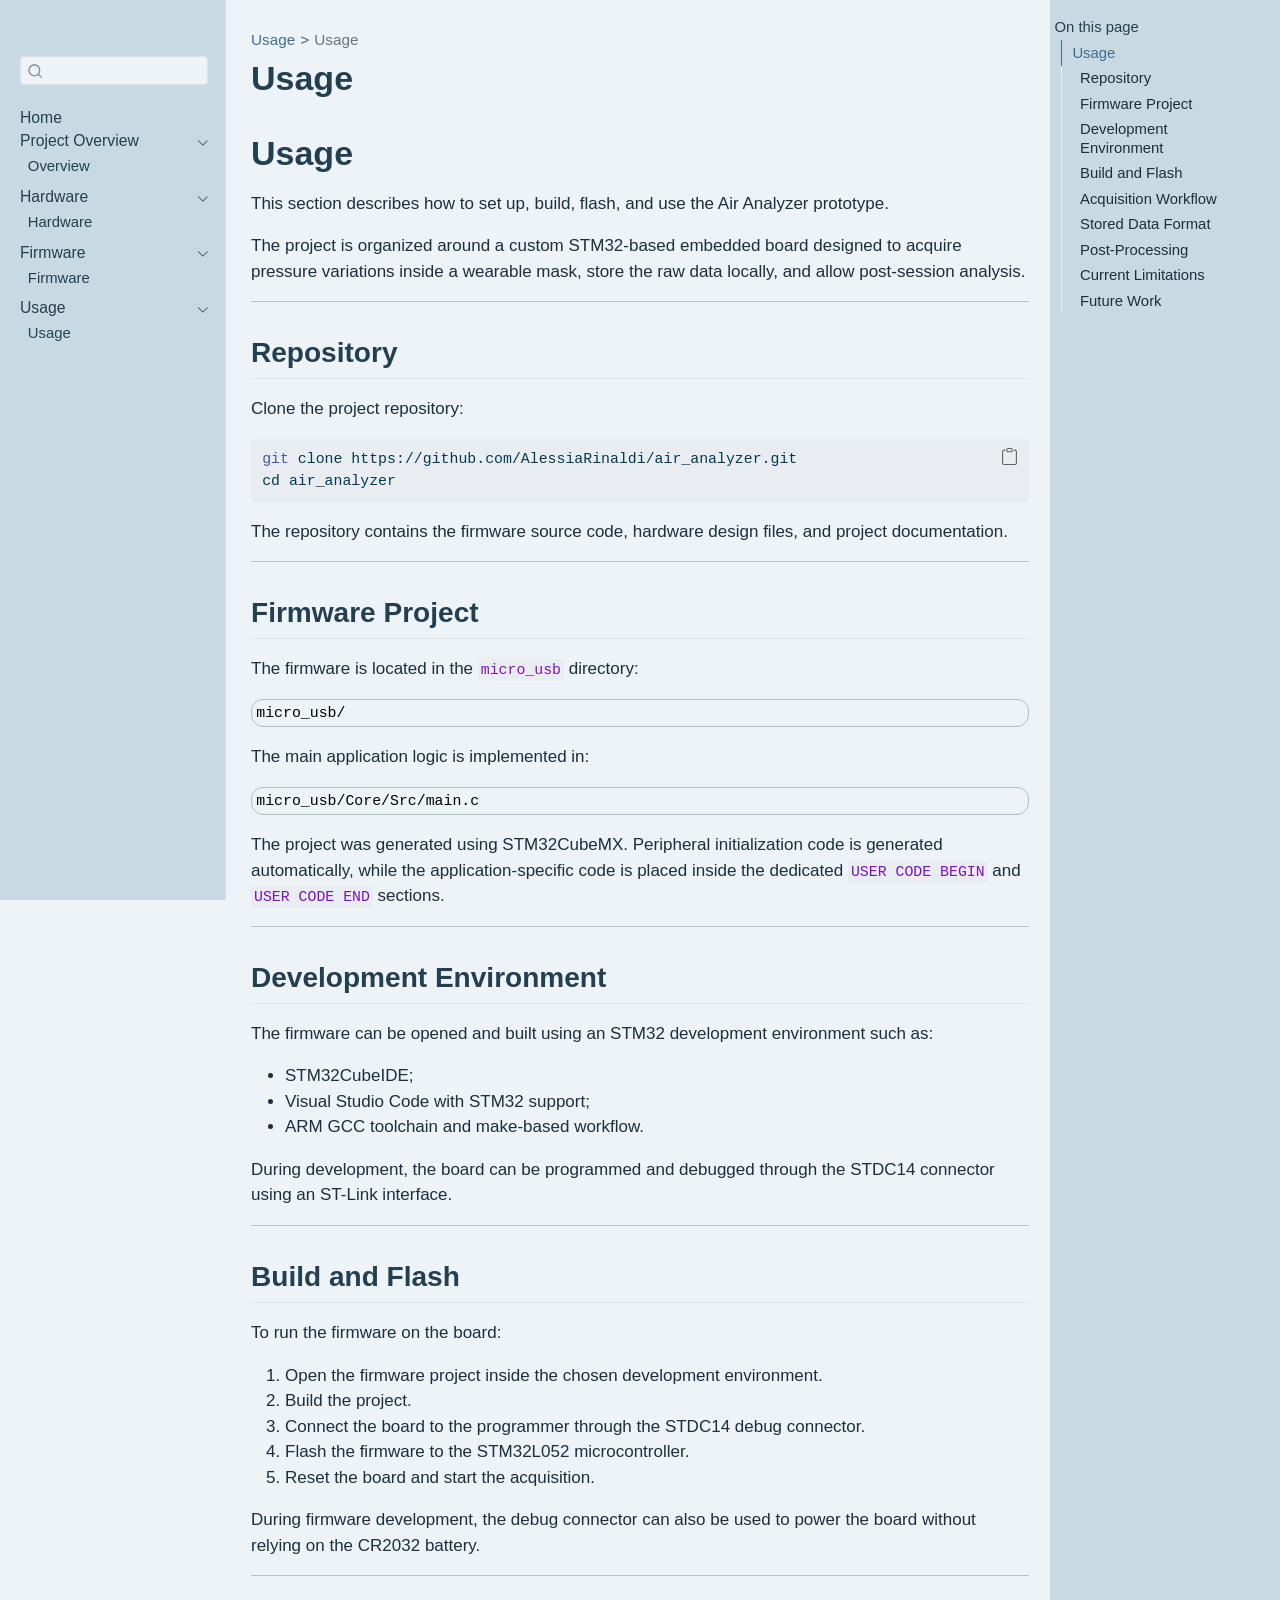
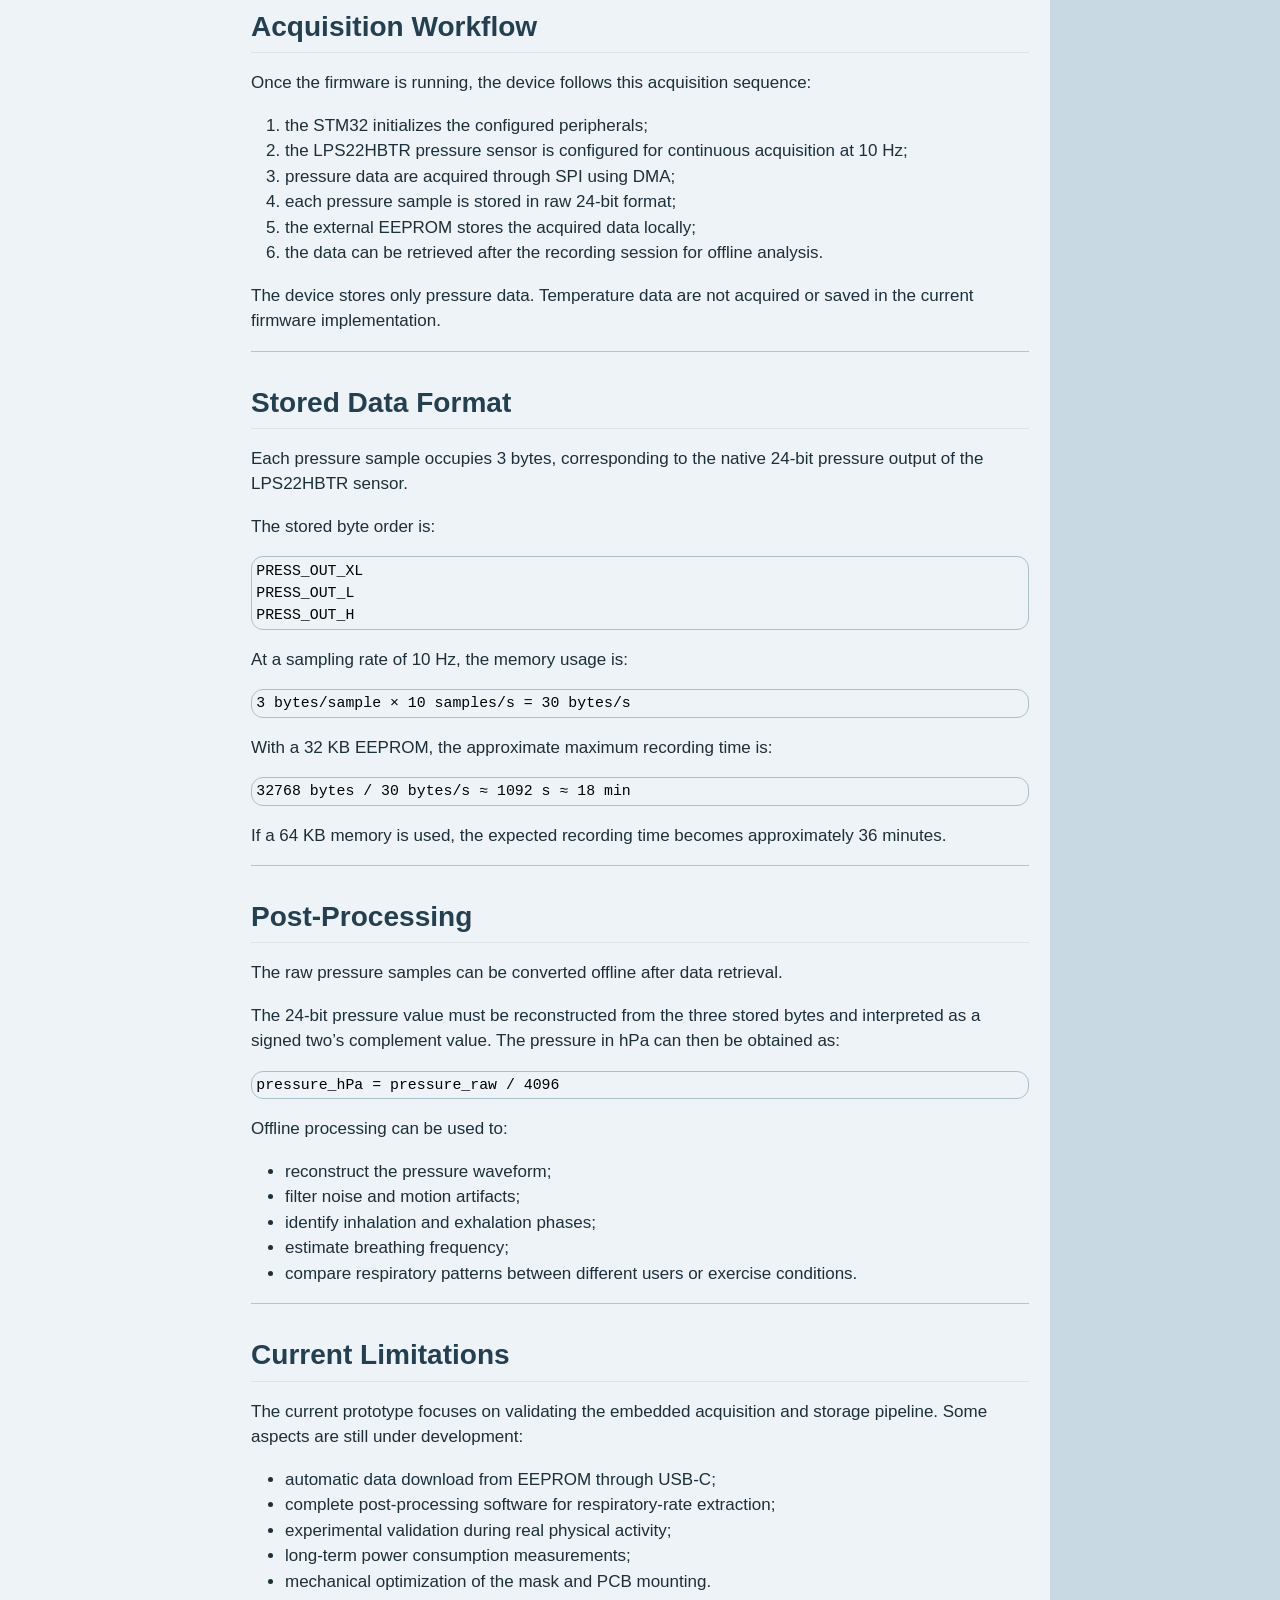
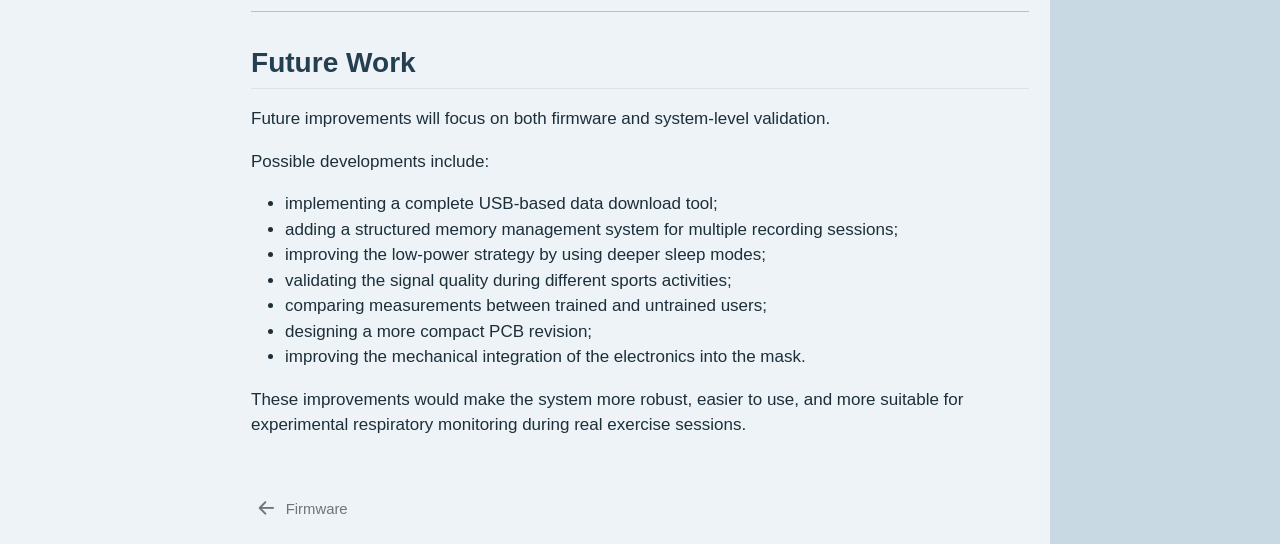
<file: website_files/usage.html>
<!DOCTYPE html>
<html xmlns="http://www.w3.org/1999/xhtml" lang="en" xml:lang="en"><head>

<meta charset="utf-8">
<meta name="generator" content="quarto-1.8.25">

<meta name="viewport" content="width=device-width, initial-scale=1.0, user-scalable=yes">


<title>Usage – Air Analyzer</title>
<style>
code{white-space: pre-wrap;}
span.smallcaps{font-variant: small-caps;}
div.columns{display: flex; gap: min(4vw, 1.5em);}
div.column{flex: auto; overflow-x: auto;}
div.hanging-indent{margin-left: 1.5em; text-indent: -1.5em;}
ul.task-list{list-style: none;}
ul.task-list li input[type="checkbox"] {
  width: 0.8em;
  margin: 0 0.8em 0.2em -1em; /* quarto-specific, see https://github.com/quarto-dev/quarto-cli/issues/4556 */ 
  vertical-align: middle;
}
/* CSS for syntax highlighting */
html { -webkit-text-size-adjust: 100%; }
pre > code.sourceCode { white-space: pre; position: relative; }
pre > code.sourceCode > span { display: inline-block; line-height: 1.25; }
pre > code.sourceCode > span:empty { height: 1.2em; }
.sourceCode { overflow: visible; }
code.sourceCode > span { color: inherit; text-decoration: inherit; }
div.sourceCode { margin: 1em 0; }
pre.sourceCode { margin: 0; }
@media screen {
div.sourceCode { overflow: auto; }
}
@media print {
pre > code.sourceCode { white-space: pre-wrap; }
pre > code.sourceCode > span { text-indent: -5em; padding-left: 5em; }
}
pre.numberSource code
  { counter-reset: source-line 0; }
pre.numberSource code > span
  { position: relative; left: -4em; counter-increment: source-line; }
pre.numberSource code > span > a:first-child::before
  { content: counter(source-line);
    position: relative; left: -1em; text-align: right; vertical-align: baseline;
    border: none; display: inline-block;
    -webkit-touch-callout: none; -webkit-user-select: none;
    -khtml-user-select: none; -moz-user-select: none;
    -ms-user-select: none; user-select: none;
    padding: 0 4px; width: 4em;
  }
pre.numberSource { margin-left: 3em;  padding-left: 4px; }
div.sourceCode
  {   }
@media screen {
pre > code.sourceCode > span > a:first-child::before { text-decoration: underline; }
}
</style>


<script src="site_libs/quarto-nav/quarto-nav.js"></script>
<script src="site_libs/quarto-nav/headroom.min.js"></script>
<script src="site_libs/clipboard/clipboard.min.js"></script>
<script src="site_libs/quarto-search/autocomplete.umd.js"></script>
<script src="site_libs/quarto-search/fuse.min.js"></script>
<script src="site_libs/quarto-search/quarto-search.js"></script>
<meta name="quarto:offset" content="./">
<link href="./firmware.html" rel="prev">
<script src="site_libs/quarto-html/quarto.js" type="module"></script>
<script src="site_libs/quarto-html/tabsets/tabsets.js" type="module"></script>
<script src="site_libs/quarto-html/axe/axe-check.js" type="module"></script>
<script src="site_libs/quarto-html/popper.min.js"></script>
<script src="site_libs/quarto-html/tippy.umd.min.js"></script>
<script src="site_libs/quarto-html/anchor.min.js"></script>
<link href="site_libs/quarto-html/tippy.css" rel="stylesheet">
<link href="site_libs/quarto-html/quarto-syntax-highlighting-7b89279ff1a6dce999919e0e67d4d9ec.css" rel="stylesheet" id="quarto-text-highlighting-styles">
<script src="site_libs/bootstrap/bootstrap.min.js"></script>
<link href="site_libs/bootstrap/bootstrap-icons.css" rel="stylesheet">
<link href="site_libs/bootstrap/bootstrap-0d0bcf52b549891f408534f49f129a55.min.css" rel="stylesheet" append-hash="true" id="quarto-bootstrap" data-mode="light">
<script id="quarto-search-options" type="application/json">{
  "location": "sidebar",
  "copy-button": false,
  "collapse-after": 3,
  "panel-placement": "start",
  "type": "textbox",
  "limit": 50,
  "keyboard-shortcut": [
    "f",
    "/",
    "s"
  ],
  "show-item-context": false,
  "language": {
    "search-no-results-text": "No results",
    "search-matching-documents-text": "matching documents",
    "search-copy-link-title": "Copy link to search",
    "search-hide-matches-text": "Hide additional matches",
    "search-more-match-text": "more match in this document",
    "search-more-matches-text": "more matches in this document",
    "search-clear-button-title": "Clear",
    "search-text-placeholder": "",
    "search-detached-cancel-button-title": "Cancel",
    "search-submit-button-title": "Submit",
    "search-label": "Search"
  }
}</script>


</head>

<body class="nav-sidebar docked quarto-light">

<div id="quarto-search-results"></div>
  <header id="quarto-header" class="headroom fixed-top">
  <nav class="quarto-secondary-nav">
    <div class="container-fluid d-flex">
      <button type="button" class="quarto-btn-toggle btn" data-bs-toggle="collapse" role="button" data-bs-target=".quarto-sidebar-collapse-item" aria-controls="quarto-sidebar" aria-expanded="false" aria-label="Toggle sidebar navigation" onclick="if (window.quartoToggleHeadroom) { window.quartoToggleHeadroom(); }">
        <i class="bi bi-layout-text-sidebar-reverse"></i>
      </button>
        <nav class="quarto-page-breadcrumbs" aria-label="breadcrumb"><ol class="breadcrumb"><li class="breadcrumb-item"><a href="./usage.html">Usage</a></li><li class="breadcrumb-item"><a href="./usage.html">Usage</a></li></ol></nav>
        <a class="flex-grow-1" role="navigation" data-bs-toggle="collapse" data-bs-target=".quarto-sidebar-collapse-item" aria-controls="quarto-sidebar" aria-expanded="false" aria-label="Toggle sidebar navigation" onclick="if (window.quartoToggleHeadroom) { window.quartoToggleHeadroom(); }">      
        </a>
      <button type="button" class="btn quarto-search-button" aria-label="Search" onclick="window.quartoOpenSearch();">
        <i class="bi bi-search"></i>
      </button>
    </div>
  </nav>
</header>
<!-- content -->
<div id="quarto-content" class="quarto-container page-columns page-rows-contents page-layout-article">
<!-- sidebar -->
  <nav id="quarto-sidebar" class="sidebar collapse collapse-horizontal quarto-sidebar-collapse-item sidebar-navigation docked overflow-auto">
    <div class="pt-lg-2 mt-2 text-left sidebar-header">
      <a href="./index.html" class="sidebar-logo-link">
      </a>
      </div>
        <div class="mt-2 flex-shrink-0 align-items-center">
        <div class="sidebar-search">
        <div id="quarto-search" class="" title="Search"></div>
        </div>
        </div>
    <div class="sidebar-menu-container"> 
    <ul class="list-unstyled mt-1">
        <li class="sidebar-item">
  <div class="sidebar-item-container"> 
  <a href="./index.html" class="sidebar-item-text sidebar-link">
 <span class="menu-text">Home</span></a>
  </div>
</li>
        <li class="sidebar-item sidebar-item-section">
      <div class="sidebar-item-container"> 
            <a class="sidebar-item-text sidebar-link text-start" data-bs-toggle="collapse" data-bs-target="#quarto-sidebar-section-1" role="navigation" aria-expanded="true">
 <span class="menu-text">Project Overview</span></a>
          <a class="sidebar-item-toggle text-start" data-bs-toggle="collapse" data-bs-target="#quarto-sidebar-section-1" role="navigation" aria-expanded="true" aria-label="Toggle section">
            <i class="bi bi-chevron-right ms-2"></i>
          </a> 
      </div>
      <ul id="quarto-sidebar-section-1" class="collapse list-unstyled sidebar-section depth1 show">  
          <li class="sidebar-item">
  <div class="sidebar-item-container"> 
  <a href="./overview.html" class="sidebar-item-text sidebar-link">
 <span class="menu-text">Overview</span></a>
  </div>
</li>
      </ul>
  </li>
        <li class="sidebar-item sidebar-item-section">
      <div class="sidebar-item-container"> 
            <a class="sidebar-item-text sidebar-link text-start" data-bs-toggle="collapse" data-bs-target="#quarto-sidebar-section-2" role="navigation" aria-expanded="true">
 <span class="menu-text">Hardware</span></a>
          <a class="sidebar-item-toggle text-start" data-bs-toggle="collapse" data-bs-target="#quarto-sidebar-section-2" role="navigation" aria-expanded="true" aria-label="Toggle section">
            <i class="bi bi-chevron-right ms-2"></i>
          </a> 
      </div>
      <ul id="quarto-sidebar-section-2" class="collapse list-unstyled sidebar-section depth1 show">  
          <li class="sidebar-item">
  <div class="sidebar-item-container"> 
  <a href="./hardware.html" class="sidebar-item-text sidebar-link">
 <span class="menu-text">Hardware</span></a>
  </div>
</li>
      </ul>
  </li>
        <li class="sidebar-item sidebar-item-section">
      <div class="sidebar-item-container"> 
            <a class="sidebar-item-text sidebar-link text-start" data-bs-toggle="collapse" data-bs-target="#quarto-sidebar-section-3" role="navigation" aria-expanded="true">
 <span class="menu-text">Firmware</span></a>
          <a class="sidebar-item-toggle text-start" data-bs-toggle="collapse" data-bs-target="#quarto-sidebar-section-3" role="navigation" aria-expanded="true" aria-label="Toggle section">
            <i class="bi bi-chevron-right ms-2"></i>
          </a> 
      </div>
      <ul id="quarto-sidebar-section-3" class="collapse list-unstyled sidebar-section depth1 show">  
          <li class="sidebar-item">
  <div class="sidebar-item-container"> 
  <a href="./firmware.html" class="sidebar-item-text sidebar-link">
 <span class="menu-text">Firmware</span></a>
  </div>
</li>
      </ul>
  </li>
        <li class="sidebar-item sidebar-item-section">
      <div class="sidebar-item-container"> 
            <a class="sidebar-item-text sidebar-link text-start" data-bs-toggle="collapse" data-bs-target="#quarto-sidebar-section-4" role="navigation" aria-expanded="true">
 <span class="menu-text">Usage</span></a>
          <a class="sidebar-item-toggle text-start" data-bs-toggle="collapse" data-bs-target="#quarto-sidebar-section-4" role="navigation" aria-expanded="true" aria-label="Toggle section">
            <i class="bi bi-chevron-right ms-2"></i>
          </a> 
      </div>
      <ul id="quarto-sidebar-section-4" class="collapse list-unstyled sidebar-section depth1 show">  
          <li class="sidebar-item">
  <div class="sidebar-item-container"> 
  <a href="./usage.html" class="sidebar-item-text sidebar-link active">
 <span class="menu-text">Usage</span></a>
  </div>
</li>
      </ul>
  </li>
    </ul>
    </div>
</nav>
<div id="quarto-sidebar-glass" class="quarto-sidebar-collapse-item" data-bs-toggle="collapse" data-bs-target=".quarto-sidebar-collapse-item"></div>
<!-- margin-sidebar -->
    <div id="quarto-margin-sidebar" class="sidebar margin-sidebar">
        <nav id="TOC" role="doc-toc" class="toc-active">
    <h2 id="toc-title">On this page</h2>
   
  <ul>
  <li><a href="#usage" id="toc-usage" class="nav-link active" data-scroll-target="#usage">Usage</a>
  <ul class="collapse">
  <li><a href="#repository" id="toc-repository" class="nav-link" data-scroll-target="#repository">Repository</a></li>
  <li><a href="#firmware-project" id="toc-firmware-project" class="nav-link" data-scroll-target="#firmware-project">Firmware Project</a></li>
  <li><a href="#development-environment" id="toc-development-environment" class="nav-link" data-scroll-target="#development-environment">Development Environment</a></li>
  <li><a href="#build-and-flash" id="toc-build-and-flash" class="nav-link" data-scroll-target="#build-and-flash">Build and Flash</a></li>
  <li><a href="#acquisition-workflow" id="toc-acquisition-workflow" class="nav-link" data-scroll-target="#acquisition-workflow">Acquisition Workflow</a></li>
  <li><a href="#stored-data-format" id="toc-stored-data-format" class="nav-link" data-scroll-target="#stored-data-format">Stored Data Format</a></li>
  <li><a href="#post-processing" id="toc-post-processing" class="nav-link" data-scroll-target="#post-processing">Post-Processing</a></li>
  <li><a href="#current-limitations" id="toc-current-limitations" class="nav-link" data-scroll-target="#current-limitations">Current Limitations</a></li>
  <li><a href="#future-work" id="toc-future-work" class="nav-link" data-scroll-target="#future-work">Future Work</a></li>
  </ul></li>
  </ul>
</nav>
    </div>
<!-- main -->
<main class="content" id="quarto-document-content">

<header id="title-block-header" class="quarto-title-block default"><nav class="quarto-page-breadcrumbs quarto-title-breadcrumbs d-none d-lg-block" aria-label="breadcrumb"><ol class="breadcrumb"><li class="breadcrumb-item"><a href="./usage.html">Usage</a></li><li class="breadcrumb-item"><a href="./usage.html">Usage</a></li></ol></nav>
<div class="quarto-title">
<h1 class="title">Usage</h1>
</div>



<div class="quarto-title-meta">

    
  
    
  </div>
  


</header>


<section id="usage" class="level1">
<h1>Usage</h1>
<p>This section describes how to set up, build, flash, and use the Air Analyzer prototype.</p>
<p>The project is organized around a custom STM32-based embedded board designed to acquire pressure variations inside a wearable mask, store the raw data locally, and allow post-session analysis.</p>
<hr>
<section id="repository" class="level2">
<h2 class="anchored" data-anchor-id="repository">Repository</h2>
<p>Clone the project repository:</p>
<div class="code-copy-outer-scaffold"><div class="sourceCode" id="cb1"><pre class="sourceCode bash code-with-copy"><code class="sourceCode bash"><span id="cb1-1"><a href="#cb1-1" aria-hidden="true" tabindex="-1"></a><span class="fu">git</span> clone https://github.com/AlessiaRinaldi/air_analyzer.git</span>
<span id="cb1-2"><a href="#cb1-2" aria-hidden="true" tabindex="-1"></a><span class="bu">cd</span> air_analyzer</span></code></pre></div><button title="Copy to Clipboard" class="code-copy-button"><i class="bi"></i></button></div>
<p>The repository contains the firmware source code, hardware design files, and project documentation.</p>
<hr>
</section>
<section id="firmware-project" class="level2">
<h2 class="anchored" data-anchor-id="firmware-project">Firmware Project</h2>
<p>The firmware is located in the <code>micro_usb</code> directory:</p>
<pre class="text"><code>micro_usb/</code></pre>
<p>The main application logic is implemented in:</p>
<pre class="text"><code>micro_usb/Core/Src/main.c</code></pre>
<p>The project was generated using STM32CubeMX. Peripheral initialization code is generated automatically, while the application-specific code is placed inside the dedicated <code>USER CODE BEGIN</code> and <code>USER CODE END</code> sections.</p>
<hr>
</section>
<section id="development-environment" class="level2">
<h2 class="anchored" data-anchor-id="development-environment">Development Environment</h2>
<p>The firmware can be opened and built using an STM32 development environment such as:</p>
<ul>
<li>STM32CubeIDE;</li>
<li>Visual Studio Code with STM32 support;</li>
<li>ARM GCC toolchain and make-based workflow.</li>
</ul>
<p>During development, the board can be programmed and debugged through the STDC14 connector using an ST-Link interface.</p>
<hr>
</section>
<section id="build-and-flash" class="level2">
<h2 class="anchored" data-anchor-id="build-and-flash">Build and Flash</h2>
<p>To run the firmware on the board:</p>
<ol type="1">
<li>Open the firmware project inside the chosen development environment.</li>
<li>Build the project.</li>
<li>Connect the board to the programmer through the STDC14 debug connector.</li>
<li>Flash the firmware to the STM32L052 microcontroller.</li>
<li>Reset the board and start the acquisition.</li>
</ol>
<p>During firmware development, the debug connector can also be used to power the board without relying on the CR2032 battery.</p>
<hr>
</section>
<section id="acquisition-workflow" class="level2">
<h2 class="anchored" data-anchor-id="acquisition-workflow">Acquisition Workflow</h2>
<p>Once the firmware is running, the device follows this acquisition sequence:</p>
<ol type="1">
<li>the STM32 initializes the configured peripherals;</li>
<li>the LPS22HBTR pressure sensor is configured for continuous acquisition at 10 Hz;</li>
<li>pressure data are acquired through SPI using DMA;</li>
<li>each pressure sample is stored in raw 24-bit format;</li>
<li>the external EEPROM stores the acquired data locally;</li>
<li>the data can be retrieved after the recording session for offline analysis.</li>
</ol>
<p>The device stores only pressure data. Temperature data are not acquired or saved in the current firmware implementation.</p>
<hr>
</section>
<section id="stored-data-format" class="level2">
<h2 class="anchored" data-anchor-id="stored-data-format">Stored Data Format</h2>
<p>Each pressure sample occupies 3 bytes, corresponding to the native 24-bit pressure output of the LPS22HBTR sensor.</p>
<p>The stored byte order is:</p>
<pre class="text"><code>PRESS_OUT_XL
PRESS_OUT_L
PRESS_OUT_H</code></pre>
<p>At a sampling rate of 10 Hz, the memory usage is:</p>
<pre class="text"><code>3 bytes/sample × 10 samples/s = 30 bytes/s</code></pre>
<p>With a 32 KB EEPROM, the approximate maximum recording time is:</p>
<pre class="text"><code>32768 bytes / 30 bytes/s ≈ 1092 s ≈ 18 min</code></pre>
<p>If a 64 KB memory is used, the expected recording time becomes approximately 36 minutes.</p>
<hr>
</section>
<section id="post-processing" class="level2">
<h2 class="anchored" data-anchor-id="post-processing">Post-Processing</h2>
<p>The raw pressure samples can be converted offline after data retrieval.</p>
<p>The 24-bit pressure value must be reconstructed from the three stored bytes and interpreted as a signed two’s complement value. The pressure in hPa can then be obtained as:</p>
<pre class="text"><code>pressure_hPa = pressure_raw / 4096</code></pre>
<p>Offline processing can be used to:</p>
<ul>
<li>reconstruct the pressure waveform;</li>
<li>filter noise and motion artifacts;</li>
<li>identify inhalation and exhalation phases;</li>
<li>estimate breathing frequency;</li>
<li>compare respiratory patterns between different users or exercise conditions.</li>
</ul>
<hr>
</section>
<section id="current-limitations" class="level2">
<h2 class="anchored" data-anchor-id="current-limitations">Current Limitations</h2>
<p>The current prototype focuses on validating the embedded acquisition and storage pipeline. Some aspects are still under development:</p>
<ul>
<li>automatic data download from EEPROM through USB-C;</li>
<li>complete post-processing software for respiratory-rate extraction;</li>
<li>experimental validation during real physical activity;</li>
<li>long-term power consumption measurements;</li>
<li>mechanical optimization of the mask and PCB mounting.</li>
</ul>
<hr>
</section>
<section id="future-work" class="level2">
<h2 class="anchored" data-anchor-id="future-work">Future Work</h2>
<p>Future improvements will focus on both firmware and system-level validation.</p>
<p>Possible developments include:</p>
<ul>
<li>implementing a complete USB-based data download tool;</li>
<li>adding a structured memory management system for multiple recording sessions;</li>
<li>improving the low-power strategy by using deeper sleep modes;</li>
<li>validating the signal quality during different sports activities;</li>
<li>comparing measurements between trained and untrained users;</li>
<li>designing a more compact PCB revision;</li>
<li>improving the mechanical integration of the electronics into the mask.</li>
</ul>
<p>These improvements would make the system more robust, easier to use, and more suitable for experimental respiratory monitoring during real exercise sessions.</p>


</section>
</section>

</main> <!-- /main -->
<script id="quarto-html-after-body" type="application/javascript">
  window.document.addEventListener("DOMContentLoaded", function (event) {
    const icon = "";
    const anchorJS = new window.AnchorJS();
    anchorJS.options = {
      placement: 'right',
      icon: icon
    };
    anchorJS.add('.anchored');
    const isCodeAnnotation = (el) => {
      for (const clz of el.classList) {
        if (clz.startsWith('code-annotation-')) {                     
          return true;
        }
      }
      return false;
    }
    const onCopySuccess = function(e) {
      // button target
      const button = e.trigger;
      // don't keep focus
      button.blur();
      // flash "checked"
      button.classList.add('code-copy-button-checked');
      var currentTitle = button.getAttribute("title");
      button.setAttribute("title", "Copied!");
      let tooltip;
      if (window.bootstrap) {
        button.setAttribute("data-bs-toggle", "tooltip");
        button.setAttribute("data-bs-placement", "left");
        button.setAttribute("data-bs-title", "Copied!");
        tooltip = new bootstrap.Tooltip(button, 
          { trigger: "manual", 
            customClass: "code-copy-button-tooltip",
            offset: [0, -8]});
        tooltip.show();    
      }
      setTimeout(function() {
        if (tooltip) {
          tooltip.hide();
          button.removeAttribute("data-bs-title");
          button.removeAttribute("data-bs-toggle");
          button.removeAttribute("data-bs-placement");
        }
        button.setAttribute("title", currentTitle);
        button.classList.remove('code-copy-button-checked');
      }, 1000);
      // clear code selection
      e.clearSelection();
    }
    const getTextToCopy = function(trigger) {
      const outerScaffold = trigger.parentElement.cloneNode(true);
      const codeEl = outerScaffold.querySelector('code');
      for (const childEl of codeEl.children) {
        if (isCodeAnnotation(childEl)) {
          childEl.remove();
        }
      }
      return codeEl.innerText;
    }
    const clipboard = new window.ClipboardJS('.code-copy-button:not([data-in-quarto-modal])', {
      text: getTextToCopy
    });
    clipboard.on('success', onCopySuccess);
    if (window.document.getElementById('quarto-embedded-source-code-modal')) {
      const clipboardModal = new window.ClipboardJS('.code-copy-button[data-in-quarto-modal]', {
        text: getTextToCopy,
        container: window.document.getElementById('quarto-embedded-source-code-modal')
      });
      clipboardModal.on('success', onCopySuccess);
    }
      var localhostRegex = new RegExp(/^(?:http|https):\/\/localhost\:?[0-9]*\//);
      var mailtoRegex = new RegExp(/^mailto:/);
        var filterRegex = new RegExp("https:\/\/AlessiaRinaldi\.github\.io\/air_analyzer\/");
      var isInternal = (href) => {
          return filterRegex.test(href) || localhostRegex.test(href) || mailtoRegex.test(href);
      }
      // Inspect non-navigation links and adorn them if external
     var links = window.document.querySelectorAll('a[href]:not(.nav-link):not(.navbar-brand):not(.toc-action):not(.sidebar-link):not(.sidebar-item-toggle):not(.pagination-link):not(.no-external):not([aria-hidden]):not(.dropdown-item):not(.quarto-navigation-tool):not(.about-link)');
      for (var i=0; i<links.length; i++) {
        const link = links[i];
        if (!isInternal(link.href)) {
          // undo the damage that might have been done by quarto-nav.js in the case of
          // links that we want to consider external
          if (link.dataset.originalHref !== undefined) {
            link.href = link.dataset.originalHref;
          }
        }
      }
    function tippyHover(el, contentFn, onTriggerFn, onUntriggerFn) {
      const config = {
        allowHTML: true,
        maxWidth: 500,
        delay: 100,
        arrow: false,
        appendTo: function(el) {
            return el.parentElement;
        },
        interactive: true,
        interactiveBorder: 10,
        theme: 'quarto',
        placement: 'bottom-start',
      };
      if (contentFn) {
        config.content = contentFn;
      }
      if (onTriggerFn) {
        config.onTrigger = onTriggerFn;
      }
      if (onUntriggerFn) {
        config.onUntrigger = onUntriggerFn;
      }
      window.tippy(el, config); 
    }
    const noterefs = window.document.querySelectorAll('a[role="doc-noteref"]');
    for (var i=0; i<noterefs.length; i++) {
      const ref = noterefs[i];
      tippyHover(ref, function() {
        // use id or data attribute instead here
        let href = ref.getAttribute('data-footnote-href') || ref.getAttribute('href');
        try { href = new URL(href).hash; } catch {}
        const id = href.replace(/^#\/?/, "");
        const note = window.document.getElementById(id);
        if (note) {
          return note.innerHTML;
        } else {
          return "";
        }
      });
    }
    const xrefs = window.document.querySelectorAll('a.quarto-xref');
    const processXRef = (id, note) => {
      // Strip column container classes
      const stripColumnClz = (el) => {
        el.classList.remove("page-full", "page-columns");
        if (el.children) {
          for (const child of el.children) {
            stripColumnClz(child);
          }
        }
      }
      stripColumnClz(note)
      if (id === null || id.startsWith('sec-')) {
        // Special case sections, only their first couple elements
        const container = document.createElement("div");
        if (note.children && note.children.length > 2) {
          container.appendChild(note.children[0].cloneNode(true));
          for (let i = 1; i < note.children.length; i++) {
            const child = note.children[i];
            if (child.tagName === "P" && child.innerText === "") {
              continue;
            } else {
              container.appendChild(child.cloneNode(true));
              break;
            }
          }
          if (window.Quarto?.typesetMath) {
            window.Quarto.typesetMath(container);
          }
          return container.innerHTML
        } else {
          if (window.Quarto?.typesetMath) {
            window.Quarto.typesetMath(note);
          }
          return note.innerHTML;
        }
      } else {
        // Remove any anchor links if they are present
        const anchorLink = note.querySelector('a.anchorjs-link');
        if (anchorLink) {
          anchorLink.remove();
        }
        if (window.Quarto?.typesetMath) {
          window.Quarto.typesetMath(note);
        }
        if (note.classList.contains("callout")) {
          return note.outerHTML;
        } else {
          return note.innerHTML;
        }
      }
    }
    for (var i=0; i<xrefs.length; i++) {
      const xref = xrefs[i];
      tippyHover(xref, undefined, function(instance) {
        instance.disable();
        let url = xref.getAttribute('href');
        let hash = undefined; 
        if (url.startsWith('#')) {
          hash = url;
        } else {
          try { hash = new URL(url).hash; } catch {}
        }
        if (hash) {
          const id = hash.replace(/^#\/?/, "");
          const note = window.document.getElementById(id);
          if (note !== null) {
            try {
              const html = processXRef(id, note.cloneNode(true));
              instance.setContent(html);
            } finally {
              instance.enable();
              instance.show();
            }
          } else {
            // See if we can fetch this
            fetch(url.split('#')[0])
            .then(res => res.text())
            .then(html => {
              const parser = new DOMParser();
              const htmlDoc = parser.parseFromString(html, "text/html");
              const note = htmlDoc.getElementById(id);
              if (note !== null) {
                const html = processXRef(id, note);
                instance.setContent(html);
              } 
            }).finally(() => {
              instance.enable();
              instance.show();
            });
          }
        } else {
          // See if we can fetch a full url (with no hash to target)
          // This is a special case and we should probably do some content thinning / targeting
          fetch(url)
          .then(res => res.text())
          .then(html => {
            const parser = new DOMParser();
            const htmlDoc = parser.parseFromString(html, "text/html");
            const note = htmlDoc.querySelector('main.content');
            if (note !== null) {
              // This should only happen for chapter cross references
              // (since there is no id in the URL)
              // remove the first header
              if (note.children.length > 0 && note.children[0].tagName === "HEADER") {
                note.children[0].remove();
              }
              const html = processXRef(null, note);
              instance.setContent(html);
            } 
          }).finally(() => {
            instance.enable();
            instance.show();
          });
        }
      }, function(instance) {
      });
    }
        let selectedAnnoteEl;
        const selectorForAnnotation = ( cell, annotation) => {
          let cellAttr = 'data-code-cell="' + cell + '"';
          let lineAttr = 'data-code-annotation="' +  annotation + '"';
          const selector = 'span[' + cellAttr + '][' + lineAttr + ']';
          return selector;
        }
        const selectCodeLines = (annoteEl) => {
          const doc = window.document;
          const targetCell = annoteEl.getAttribute("data-target-cell");
          const targetAnnotation = annoteEl.getAttribute("data-target-annotation");
          const annoteSpan = window.document.querySelector(selectorForAnnotation(targetCell, targetAnnotation));
          const lines = annoteSpan.getAttribute("data-code-lines").split(",");
          const lineIds = lines.map((line) => {
            return targetCell + "-" + line;
          })
          let top = null;
          let height = null;
          let parent = null;
          if (lineIds.length > 0) {
              //compute the position of the single el (top and bottom and make a div)
              const el = window.document.getElementById(lineIds[0]);
              top = el.offsetTop;
              height = el.offsetHeight;
              parent = el.parentElement.parentElement;
            if (lineIds.length > 1) {
              const lastEl = window.document.getElementById(lineIds[lineIds.length - 1]);
              const bottom = lastEl.offsetTop + lastEl.offsetHeight;
              height = bottom - top;
            }
            if (top !== null && height !== null && parent !== null) {
              // cook up a div (if necessary) and position it 
              let div = window.document.getElementById("code-annotation-line-highlight");
              if (div === null) {
                div = window.document.createElement("div");
                div.setAttribute("id", "code-annotation-line-highlight");
                div.style.position = 'absolute';
                parent.appendChild(div);
              }
              div.style.top = top - 2 + "px";
              div.style.height = height + 4 + "px";
              div.style.left = 0;
              let gutterDiv = window.document.getElementById("code-annotation-line-highlight-gutter");
              if (gutterDiv === null) {
                gutterDiv = window.document.createElement("div");
                gutterDiv.setAttribute("id", "code-annotation-line-highlight-gutter");
                gutterDiv.style.position = 'absolute';
                const codeCell = window.document.getElementById(targetCell);
                const gutter = codeCell.querySelector('.code-annotation-gutter');
                gutter.appendChild(gutterDiv);
              }
              gutterDiv.style.top = top - 2 + "px";
              gutterDiv.style.height = height + 4 + "px";
            }
            selectedAnnoteEl = annoteEl;
          }
        };
        const unselectCodeLines = () => {
          const elementsIds = ["code-annotation-line-highlight", "code-annotation-line-highlight-gutter"];
          elementsIds.forEach((elId) => {
            const div = window.document.getElementById(elId);
            if (div) {
              div.remove();
            }
          });
          selectedAnnoteEl = undefined;
        };
          // Handle positioning of the toggle
      window.addEventListener(
        "resize",
        throttle(() => {
          elRect = undefined;
          if (selectedAnnoteEl) {
            selectCodeLines(selectedAnnoteEl);
          }
        }, 10)
      );
      function throttle(fn, ms) {
      let throttle = false;
      let timer;
        return (...args) => {
          if(!throttle) { // first call gets through
              fn.apply(this, args);
              throttle = true;
          } else { // all the others get throttled
              if(timer) clearTimeout(timer); // cancel #2
              timer = setTimeout(() => {
                fn.apply(this, args);
                timer = throttle = false;
              }, ms);
          }
        };
      }
        // Attach click handler to the DT
        const annoteDls = window.document.querySelectorAll('dt[data-target-cell]');
        for (const annoteDlNode of annoteDls) {
          annoteDlNode.addEventListener('click', (event) => {
            const clickedEl = event.target;
            if (clickedEl !== selectedAnnoteEl) {
              unselectCodeLines();
              const activeEl = window.document.querySelector('dt[data-target-cell].code-annotation-active');
              if (activeEl) {
                activeEl.classList.remove('code-annotation-active');
              }
              selectCodeLines(clickedEl);
              clickedEl.classList.add('code-annotation-active');
            } else {
              // Unselect the line
              unselectCodeLines();
              clickedEl.classList.remove('code-annotation-active');
            }
          });
        }
    const findCites = (el) => {
      const parentEl = el.parentElement;
      if (parentEl) {
        const cites = parentEl.dataset.cites;
        if (cites) {
          return {
            el,
            cites: cites.split(' ')
          };
        } else {
          return findCites(el.parentElement)
        }
      } else {
        return undefined;
      }
    };
    var bibliorefs = window.document.querySelectorAll('a[role="doc-biblioref"]');
    for (var i=0; i<bibliorefs.length; i++) {
      const ref = bibliorefs[i];
      const citeInfo = findCites(ref);
      if (citeInfo) {
        tippyHover(citeInfo.el, function() {
          var popup = window.document.createElement('div');
          citeInfo.cites.forEach(function(cite) {
            var citeDiv = window.document.createElement('div');
            citeDiv.classList.add('hanging-indent');
            citeDiv.classList.add('csl-entry');
            var biblioDiv = window.document.getElementById('ref-' + cite);
            if (biblioDiv) {
              citeDiv.innerHTML = biblioDiv.innerHTML;
            }
            popup.appendChild(citeDiv);
          });
          return popup.innerHTML;
        });
      }
    }
  });
  </script>
<nav class="page-navigation">
  <div class="nav-page nav-page-previous">
      <a href="./firmware.html" class="pagination-link" aria-label="Firmware">
        <i class="bi bi-arrow-left-short"></i> <span class="nav-page-text">Firmware</span>
      </a>          
  </div>
  <div class="nav-page nav-page-next">
  </div>
</nav>
</div> <!-- /content -->




</body></html>
</file>
<file: site_libs/quarto-html/tippy.css>
.tippy-box[data-animation=fade][data-state=hidden]{opacity:0}[data-tippy-root]{max-width:calc(100vw - 10px)}.tippy-box{position:relative;background-color:#333;color:#fff;border-radius:4px;font-size:14px;line-height:1.4;white-space:normal;outline:0;transition-property:transform,visibility,opacity}.tippy-box[data-placement^=top]>.tippy-arrow{bottom:0}.tippy-box[data-placement^=top]>.tippy-arrow:before{bottom:-7px;left:0;border-width:8px 8px 0;border-top-color:initial;transform-origin:center top}.tippy-box[data-placement^=bottom]>.tippy-arrow{top:0}.tippy-box[data-placement^=bottom]>.tippy-arrow:before{top:-7px;left:0;border-width:0 8px 8px;border-bottom-color:initial;transform-origin:center bottom}.tippy-box[data-placement^=left]>.tippy-arrow{right:0}.tippy-box[data-placement^=left]>.tippy-arrow:before{border-width:8px 0 8px 8px;border-left-color:initial;right:-7px;transform-origin:center left}.tippy-box[data-placement^=right]>.tippy-arrow{left:0}.tippy-box[data-placement^=right]>.tippy-arrow:before{left:-7px;border-width:8px 8px 8px 0;border-right-color:initial;transform-origin:center right}.tippy-box[data-inertia][data-state=visible]{transition-timing-function:cubic-bezier(.54,1.5,.38,1.11)}.tippy-arrow{width:16px;height:16px;color:#333}.tippy-arrow:before{content:"";position:absolute;border-color:transparent;border-style:solid}.tippy-content{position:relative;padding:5px 9px;z-index:1}
</file>
<file: site_libs/quarto-html/quarto-syntax-highlighting-7b89279ff1a6dce999919e0e67d4d9ec.css>
/* quarto syntax highlight colors */
:root {
  --quarto-hl-ot-color: #003B4F;
  --quarto-hl-at-color: #657422;
  --quarto-hl-ss-color: #20794D;
  --quarto-hl-an-color: #5E5E5E;
  --quarto-hl-fu-color: #4758AB;
  --quarto-hl-st-color: #20794D;
  --quarto-hl-cf-color: #003B4F;
  --quarto-hl-op-color: #5E5E5E;
  --quarto-hl-er-color: #AD0000;
  --quarto-hl-bn-color: #AD0000;
  --quarto-hl-al-color: #AD0000;
  --quarto-hl-va-color: #111111;
  --quarto-hl-bu-color: inherit;
  --quarto-hl-ex-color: inherit;
  --quarto-hl-pp-color: #AD0000;
  --quarto-hl-in-color: #5E5E5E;
  --quarto-hl-vs-color: #20794D;
  --quarto-hl-wa-color: #5E5E5E;
  --quarto-hl-do-color: #5E5E5E;
  --quarto-hl-im-color: #00769E;
  --quarto-hl-ch-color: #20794D;
  --quarto-hl-dt-color: #AD0000;
  --quarto-hl-fl-color: #AD0000;
  --quarto-hl-co-color: #5E5E5E;
  --quarto-hl-cv-color: #5E5E5E;
  --quarto-hl-cn-color: #8f5902;
  --quarto-hl-sc-color: #5E5E5E;
  --quarto-hl-dv-color: #AD0000;
  --quarto-hl-kw-color: #003B4F;
}

/* other quarto variables */
:root {
  --quarto-font-monospace: SFMono-Regular, Menlo, Monaco, Consolas, "Liberation Mono", "Courier New", monospace;
}

/* syntax highlight based on Pandoc's rules */
pre > code.sourceCode > span {
  color: #003B4F;
}

code.sourceCode > span {
  color: #003B4F;
}

div.sourceCode,
div.sourceCode pre.sourceCode {
  color: #003B4F;
}

/* Normal */
code span {
  color: #003B4F;
}

/* Alert */
code span.al {
  color: #AD0000;
  font-style: inherit;
}

/* Annotation */
code span.an {
  color: #5E5E5E;
  font-style: inherit;
}

/* Attribute */
code span.at {
  color: #657422;
  font-style: inherit;
}

/* BaseN */
code span.bn {
  color: #AD0000;
  font-style: inherit;
}

/* BuiltIn */
code span.bu {
  font-style: inherit;
}

/* ControlFlow */
code span.cf {
  color: #003B4F;
  font-weight: bold;
  font-style: inherit;
}

/* Char */
code span.ch {
  color: #20794D;
  font-style: inherit;
}

/* Constant */
code span.cn {
  color: #8f5902;
  font-style: inherit;
}

/* Comment */
code span.co {
  color: #5E5E5E;
  font-style: inherit;
}

/* CommentVar */
code span.cv {
  color: #5E5E5E;
  font-style: italic;
}

/* Documentation */
code span.do {
  color: #5E5E5E;
  font-style: italic;
}

/* DataType */
code span.dt {
  color: #AD0000;
  font-style: inherit;
}

/* DecVal */
code span.dv {
  color: #AD0000;
  font-style: inherit;
}

/* Error */
code span.er {
  color: #AD0000;
  font-style: inherit;
}

/* Extension */
code span.ex {
  font-style: inherit;
}

/* Float */
code span.fl {
  color: #AD0000;
  font-style: inherit;
}

/* Function */
code span.fu {
  color: #4758AB;
  font-style: inherit;
}

/* Import */
code span.im {
  color: #00769E;
  font-style: inherit;
}

/* Information */
code span.in {
  color: #5E5E5E;
  font-style: inherit;
}

/* Keyword */
code span.kw {
  color: #003B4F;
  font-weight: bold;
  font-style: inherit;
}

/* Operator */
code span.op {
  color: #5E5E5E;
  font-style: inherit;
}

/* Other */
code span.ot {
  color: #003B4F;
  font-style: inherit;
}

/* Preprocessor */
code span.pp {
  color: #AD0000;
  font-style: inherit;
}

/* SpecialChar */
code span.sc {
  color: #5E5E5E;
  font-style: inherit;
}

/* SpecialString */
code span.ss {
  color: #20794D;
  font-style: inherit;
}

/* String */
code span.st {
  color: #20794D;
  font-style: inherit;
}

/* Variable */
code span.va {
  color: #111111;
  font-style: inherit;
}

/* VerbatimString */
code span.vs {
  color: #20794D;
  font-style: inherit;
}

/* Warning */
code span.wa {
  color: #5E5E5E;
  font-style: italic;
}

.prevent-inlining {
  content: "</";
}

/*# sourceMappingURL=3944bc705cfaf4c80e56f77c5205168a.css.map */
</file>
<file: website_files/site_libs/quarto-html/tippy.css>
.tippy-box[data-animation=fade][data-state=hidden]{opacity:0}[data-tippy-root]{max-width:calc(100vw - 10px)}.tippy-box{position:relative;background-color:#333;color:#fff;border-radius:4px;font-size:14px;line-height:1.4;white-space:normal;outline:0;transition-property:transform,visibility,opacity}.tippy-box[data-placement^=top]>.tippy-arrow{bottom:0}.tippy-box[data-placement^=top]>.tippy-arrow:before{bottom:-7px;left:0;border-width:8px 8px 0;border-top-color:initial;transform-origin:center top}.tippy-box[data-placement^=bottom]>.tippy-arrow{top:0}.tippy-box[data-placement^=bottom]>.tippy-arrow:before{top:-7px;left:0;border-width:0 8px 8px;border-bottom-color:initial;transform-origin:center bottom}.tippy-box[data-placement^=left]>.tippy-arrow{right:0}.tippy-box[data-placement^=left]>.tippy-arrow:before{border-width:8px 0 8px 8px;border-left-color:initial;right:-7px;transform-origin:center left}.tippy-box[data-placement^=right]>.tippy-arrow{left:0}.tippy-box[data-placement^=right]>.tippy-arrow:before{left:-7px;border-width:8px 8px 8px 0;border-right-color:initial;transform-origin:center right}.tippy-box[data-inertia][data-state=visible]{transition-timing-function:cubic-bezier(.54,1.5,.38,1.11)}.tippy-arrow{width:16px;height:16px;color:#333}.tippy-arrow:before{content:"";position:absolute;border-color:transparent;border-style:solid}.tippy-content{position:relative;padding:5px 9px;z-index:1}
</file>
<file: website_files/site_libs/quarto-html/quarto-syntax-highlighting-7b89279ff1a6dce999919e0e67d4d9ec.css>
/* quarto syntax highlight colors */
:root {
  --quarto-hl-ot-color: #003B4F;
  --quarto-hl-at-color: #657422;
  --quarto-hl-ss-color: #20794D;
  --quarto-hl-an-color: #5E5E5E;
  --quarto-hl-fu-color: #4758AB;
  --quarto-hl-st-color: #20794D;
  --quarto-hl-cf-color: #003B4F;
  --quarto-hl-op-color: #5E5E5E;
  --quarto-hl-er-color: #AD0000;
  --quarto-hl-bn-color: #AD0000;
  --quarto-hl-al-color: #AD0000;
  --quarto-hl-va-color: #111111;
  --quarto-hl-bu-color: inherit;
  --quarto-hl-ex-color: inherit;
  --quarto-hl-pp-color: #AD0000;
  --quarto-hl-in-color: #5E5E5E;
  --quarto-hl-vs-color: #20794D;
  --quarto-hl-wa-color: #5E5E5E;
  --quarto-hl-do-color: #5E5E5E;
  --quarto-hl-im-color: #00769E;
  --quarto-hl-ch-color: #20794D;
  --quarto-hl-dt-color: #AD0000;
  --quarto-hl-fl-color: #AD0000;
  --quarto-hl-co-color: #5E5E5E;
  --quarto-hl-cv-color: #5E5E5E;
  --quarto-hl-cn-color: #8f5902;
  --quarto-hl-sc-color: #5E5E5E;
  --quarto-hl-dv-color: #AD0000;
  --quarto-hl-kw-color: #003B4F;
}

/* other quarto variables */
:root {
  --quarto-font-monospace: SFMono-Regular, Menlo, Monaco, Consolas, "Liberation Mono", "Courier New", monospace;
}

/* syntax highlight based on Pandoc's rules */
pre > code.sourceCode > span {
  color: #003B4F;
}

code.sourceCode > span {
  color: #003B4F;
}

div.sourceCode,
div.sourceCode pre.sourceCode {
  color: #003B4F;
}

/* Normal */
code span {
  color: #003B4F;
}

/* Alert */
code span.al {
  color: #AD0000;
  font-style: inherit;
}

/* Annotation */
code span.an {
  color: #5E5E5E;
  font-style: inherit;
}

/* Attribute */
code span.at {
  color: #657422;
  font-style: inherit;
}

/* BaseN */
code span.bn {
  color: #AD0000;
  font-style: inherit;
}

/* BuiltIn */
code span.bu {
  font-style: inherit;
}

/* ControlFlow */
code span.cf {
  color: #003B4F;
  font-weight: bold;
  font-style: inherit;
}

/* Char */
code span.ch {
  color: #20794D;
  font-style: inherit;
}

/* Constant */
code span.cn {
  color: #8f5902;
  font-style: inherit;
}

/* Comment */
code span.co {
  color: #5E5E5E;
  font-style: inherit;
}

/* CommentVar */
code span.cv {
  color: #5E5E5E;
  font-style: italic;
}

/* Documentation */
code span.do {
  color: #5E5E5E;
  font-style: italic;
}

/* DataType */
code span.dt {
  color: #AD0000;
  font-style: inherit;
}

/* DecVal */
code span.dv {
  color: #AD0000;
  font-style: inherit;
}

/* Error */
code span.er {
  color: #AD0000;
  font-style: inherit;
}

/* Extension */
code span.ex {
  font-style: inherit;
}

/* Float */
code span.fl {
  color: #AD0000;
  font-style: inherit;
}

/* Function */
code span.fu {
  color: #4758AB;
  font-style: inherit;
}

/* Import */
code span.im {
  color: #00769E;
  font-style: inherit;
}

/* Information */
code span.in {
  color: #5E5E5E;
  font-style: inherit;
}

/* Keyword */
code span.kw {
  color: #003B4F;
  font-weight: bold;
  font-style: inherit;
}

/* Operator */
code span.op {
  color: #5E5E5E;
  font-style: inherit;
}

/* Other */
code span.ot {
  color: #003B4F;
  font-style: inherit;
}

/* Preprocessor */
code span.pp {
  color: #AD0000;
  font-style: inherit;
}

/* SpecialChar */
code span.sc {
  color: #5E5E5E;
  font-style: inherit;
}

/* SpecialString */
code span.ss {
  color: #20794D;
  font-style: inherit;
}

/* String */
code span.st {
  color: #20794D;
  font-style: inherit;
}

/* Variable */
code span.va {
  color: #111111;
  font-style: inherit;
}

/* VerbatimString */
code span.vs {
  color: #20794D;
  font-style: inherit;
}

/* Warning */
code span.wa {
  color: #5E5E5E;
  font-style: italic;
}

.prevent-inlining {
  content: "</";
}

/*# sourceMappingURL=3944bc705cfaf4c80e56f77c5205168a.css.map */
</file>
